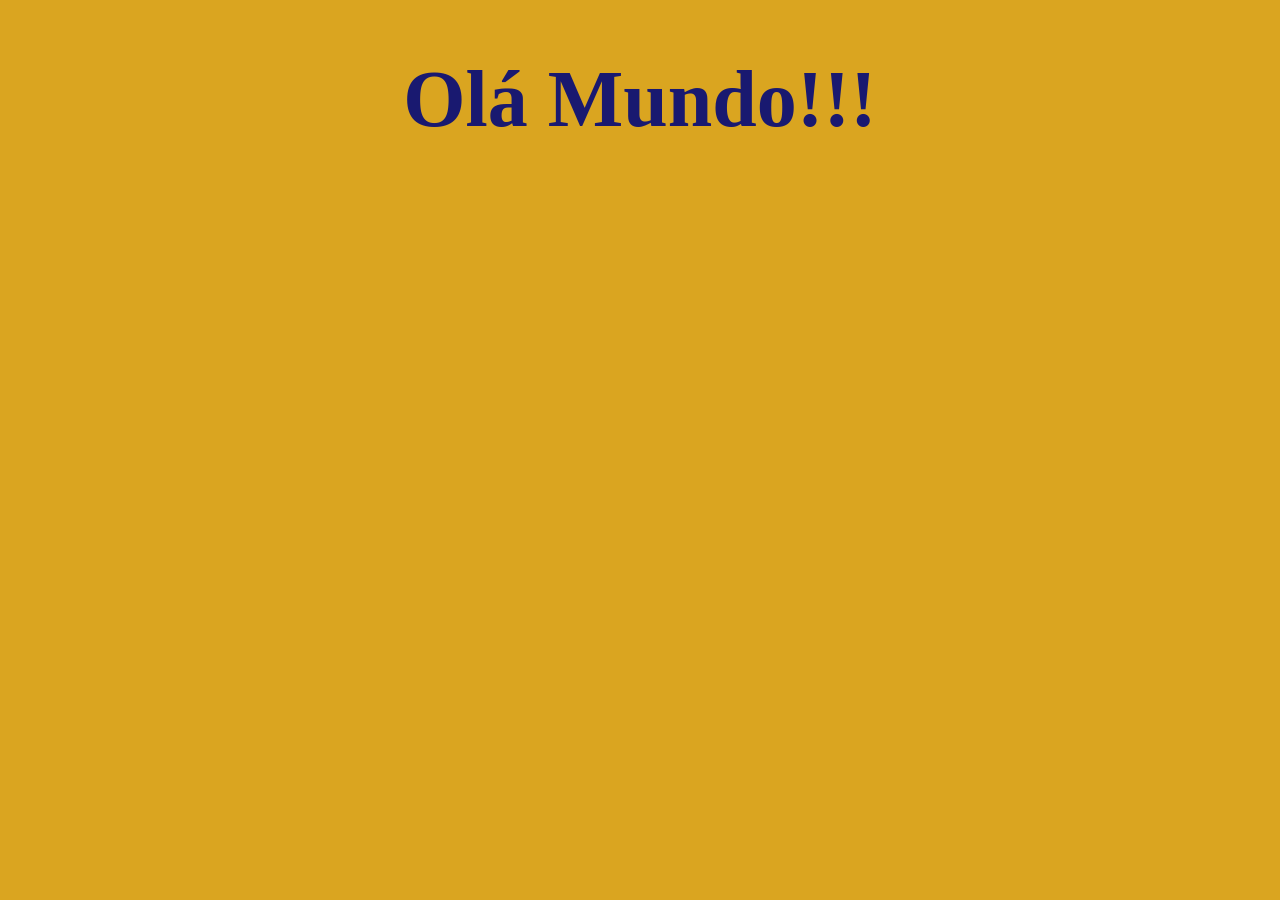
<file: exercicios/ex001/index.html>
<!DOCTYPE html>
<html lang="pt_br">
<head>
    <meta charset="UTF-8">
    <meta name="viewport" content="width=device-width, initial-scale=1.0">
    <title>Document</title>
    <style>
        body {
            background-color: goldenrod;
        }
        h1 {
            font-size: 5em;
            color: midnightblue;
            text-align: center;
        }
      
    </style>
</head>
<body>
    <h1>
        Olá Mundo!!!
    </h1>
    
</body>
</html>
</file>
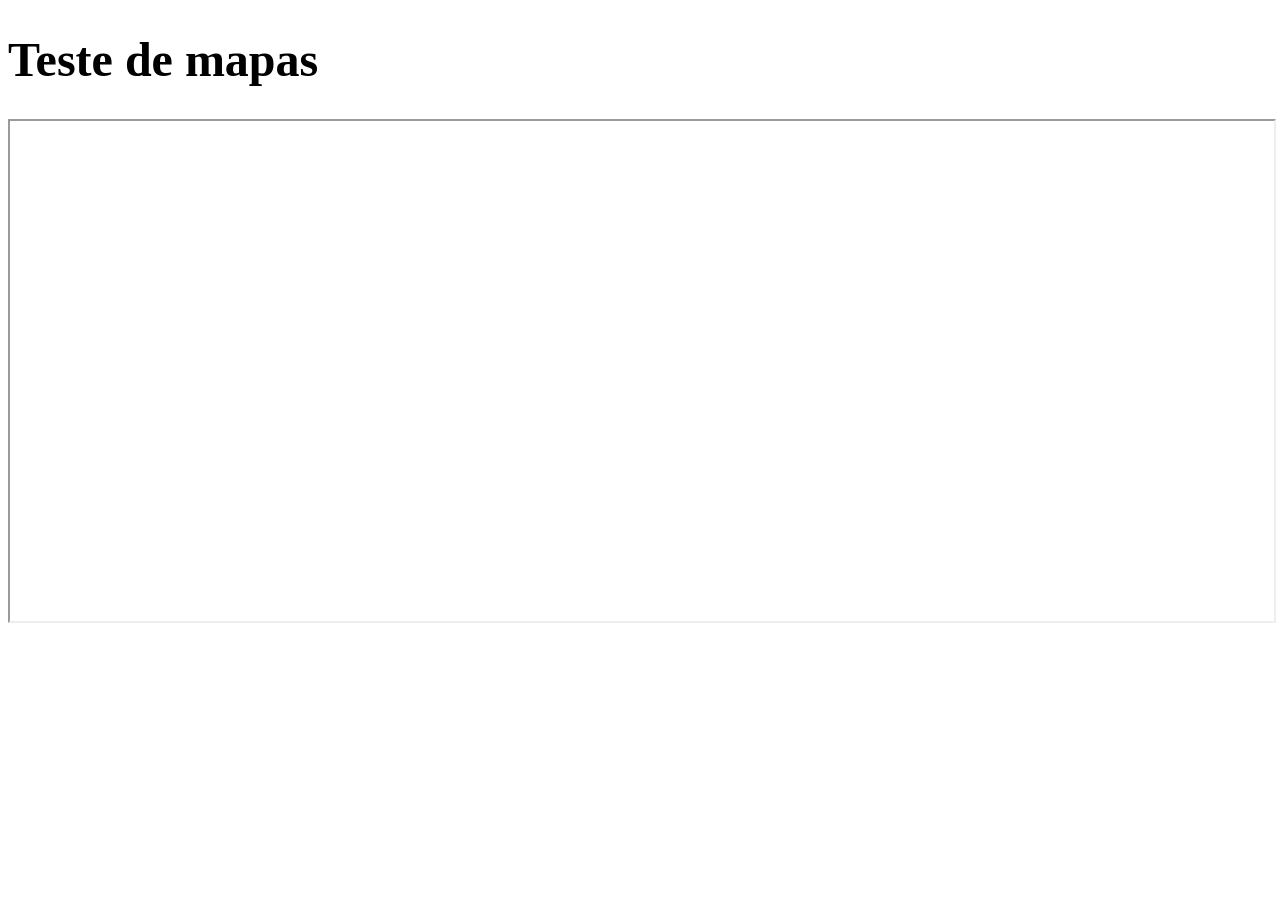
<file: exercicios/iframe01/index.html>
<!DOCTYPE html>
<html lang="pt-br">
<head>
    <meta charset="UTF-8">
    <meta name="viewport" content="width=device-width, initial-scale=1.0">
    <title>Iframe</title>
    <style>
        h1 {
            font-size: 3em;
        }
        iframe {
            width: 100%;

        }
    </style>
</head>
<body>
    <h1>Teste de mapas</h1>
    <iframe src="https://www.google.com/maps/embed?pb=!1m18!1m12!1m3!1d60189.17049168209!2d-42.55927971691661!3d-19.463189985719822!2m3!1f0!2f0!3f0!3m2!1i1024!2i768!4f13.1!3m3!1m2!1s0xafffe7a9289aff%3A0x8f04aebcd0ce11f4!2sIpatinga%2C%20MG!5e0!3m2!1spt-BR!2sbr!4v1719360344490!5m2!1spt-BR!2sbr" width="600" height="500" style="border:1;" frameborder="1" allowfullscreen="" loading="lazy" sandbox="allow-scripts" referrerpolicy="no-referrer"></iframe>
</body>
</html>
</file>
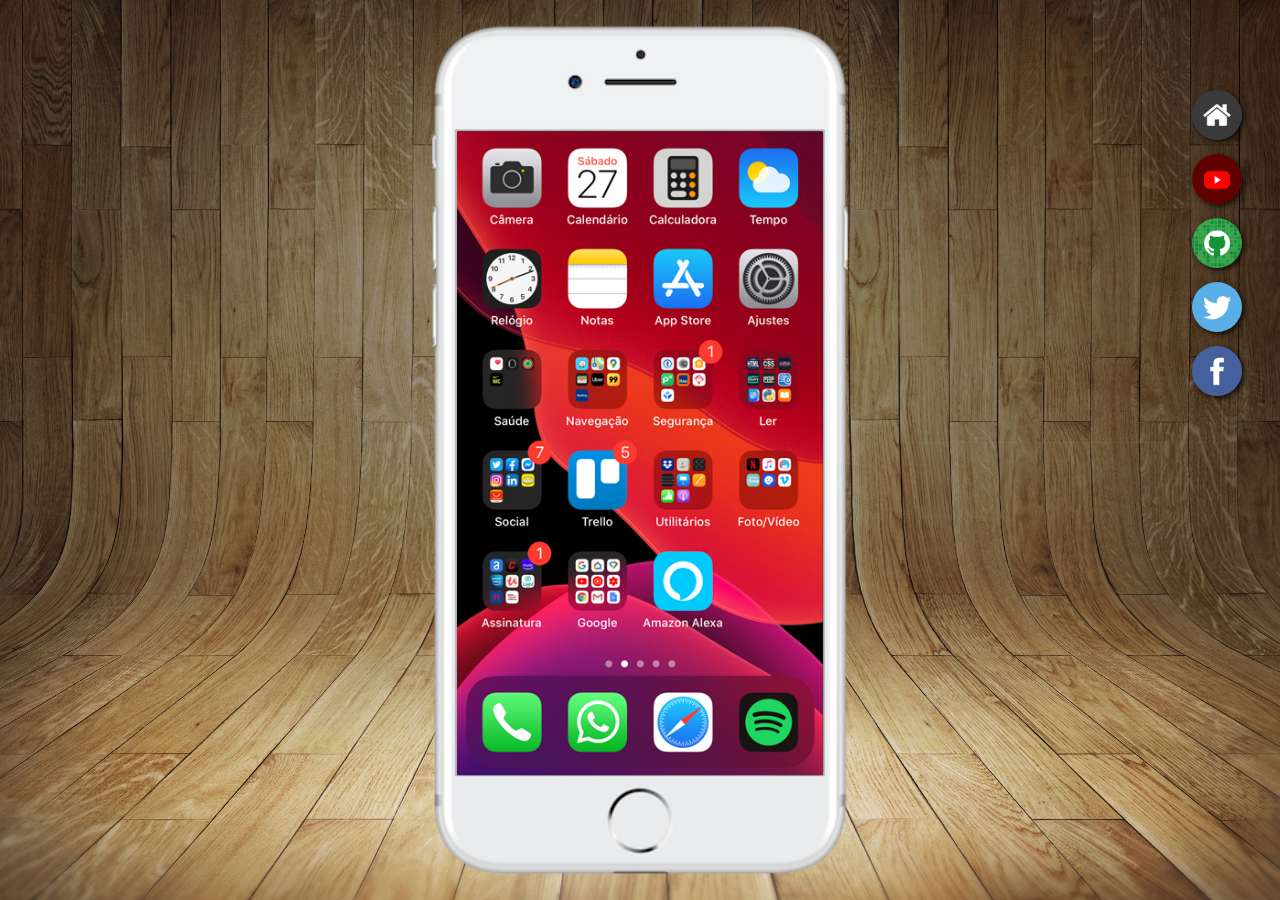
<file: projetos/desafio 13/index.html>
<!DOCTYPE html>
<html lang="pt-br">
<head>
    <meta charset="UTF-8">
    <meta name="viewport" content="width=device-width, initial-scale=1.0">
    <title>Desafio 13</title>
    <link rel="shortcut icon" href="favicon.ico" type="image/x-icon">
    <link rel="stylesheet" href="estilos/style.css">
</head>
<body>
    <main>
        <section id="social">
            <a href="home.html" target="iphone"><img src="imagens/logo-home.jpg" alt=""></a>
            <a href="youtube.html" target="iphone"><img src="imagens/logo-youtube.jpg" alt=""></a>
            <a href="github.html" target="iphone"><img src="imagens/logo-github.jpg" alt=""></a>
            <a href="twitter.html" target="iphone"><img src="imagens/logo-twitter.jpg" alt=""></a>
            <a href="facebook.html" target="iphone"><img src="imagens/logo-facebook.jpg" alt=""></a>
        </section>
        <section id="iphone">
            <img src="imagens/frame-iphone.png" alt="iphone">
            <iframe  name="iphone" src="home.html" frameborder="0"></iframe>
        </section>
    </main>
</body>
</html>
</file>
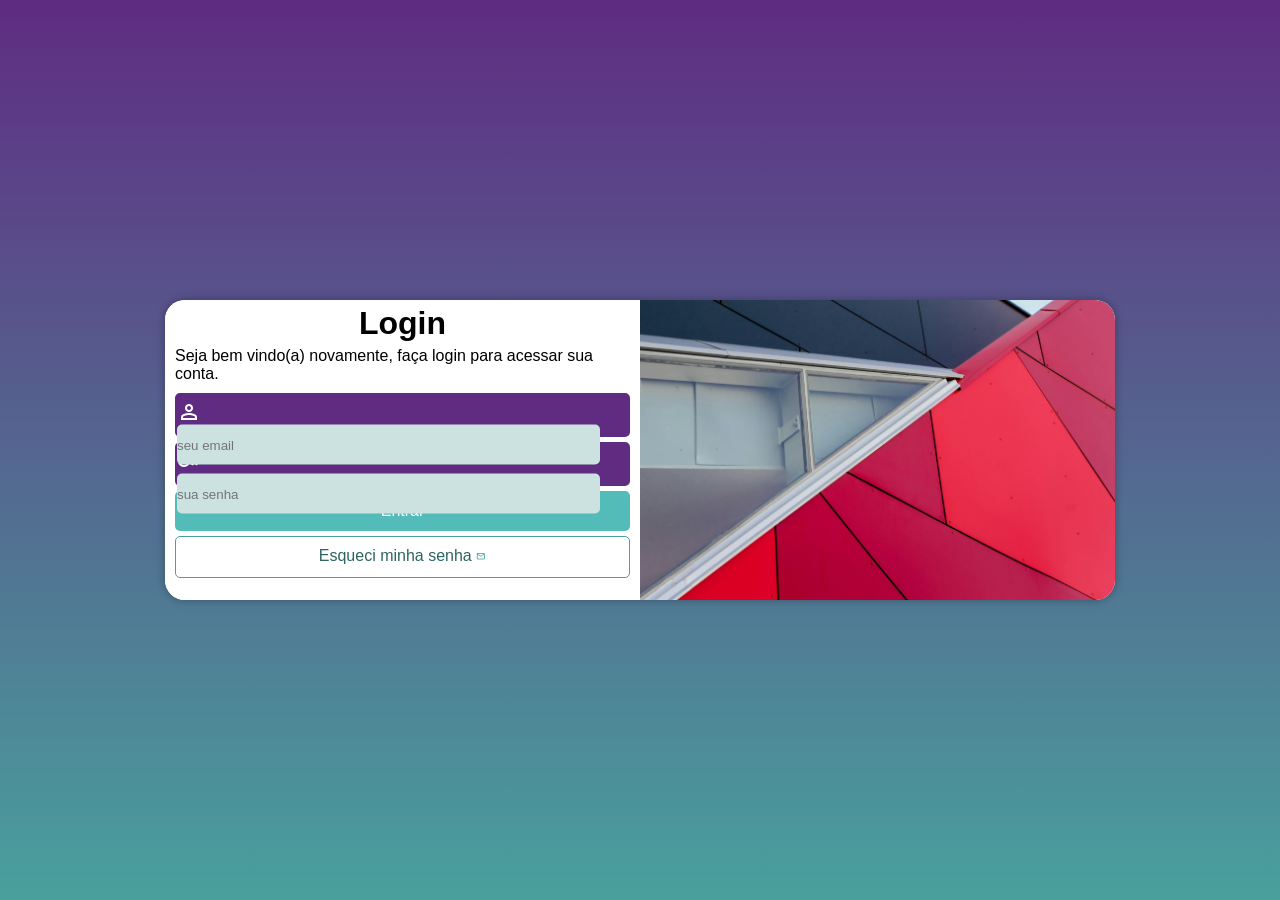
<file: projetos/Login/index.html>
<!DOCTYPE html>
<html lang="pt-br">
<head>
    <meta charset="UTF-8">
    <meta name="viewport" content="width=device-width, initial-scale=1.0">
    <title>Login</title>
    <link rel="stylesheet" href="estilos/style.css">
    <link rel="stylesheet" href="estilos/mquery.css">
    <link rel="stylesheet" href="https://fonts.googleapis.com/css2?family=Material+Symbols+Outlined:opsz,wght,FILL,GRAD@20..48,100..700,0..1,-50..200"/>
</head>
<body>
    <main>
        <section id="login">
            <div id="img">
                
            </div>
            <div id="form">
                <h1>Login</h1>
                <p>
                    Seja bem vindo(a) novamente, faça login para acessar sua conta. 
                </p>
                <form action="login.php" method="post" autocomplete="on">
                    <div class="form">
                        <label for="imail">
                            <span class="material-symbols-outlined">
                                person
                            </span>
                        </label>
                        <input name="email" id="imail" type="email" required autocomplete="email" minlength="11" placeholder="seu email">
                    </div>
                    <div class="form">
                        <label for="isenha">
                            <span class="material-symbols-outlined">
                                Key                         
                            </span>
                        </label>
                        <input type="password" required autocomplete="current-password" minlength="8" name="senha" id="isenha" placeholder="sua senha">
                    </div>
                    <input type="submit" value="Entrar">
                    <a href="#" class="ems">
                        <p style="display: inline;">
                            Esqueci minha senha
                            <span class="material-symbols-outlined" style="color: var(--verde); font-size: 0.6em">
                                mail
                            </span>
                        </p>
                    </a>
                </form>
            </div>
        </section>
    </main>
</body>
</html>
</file>
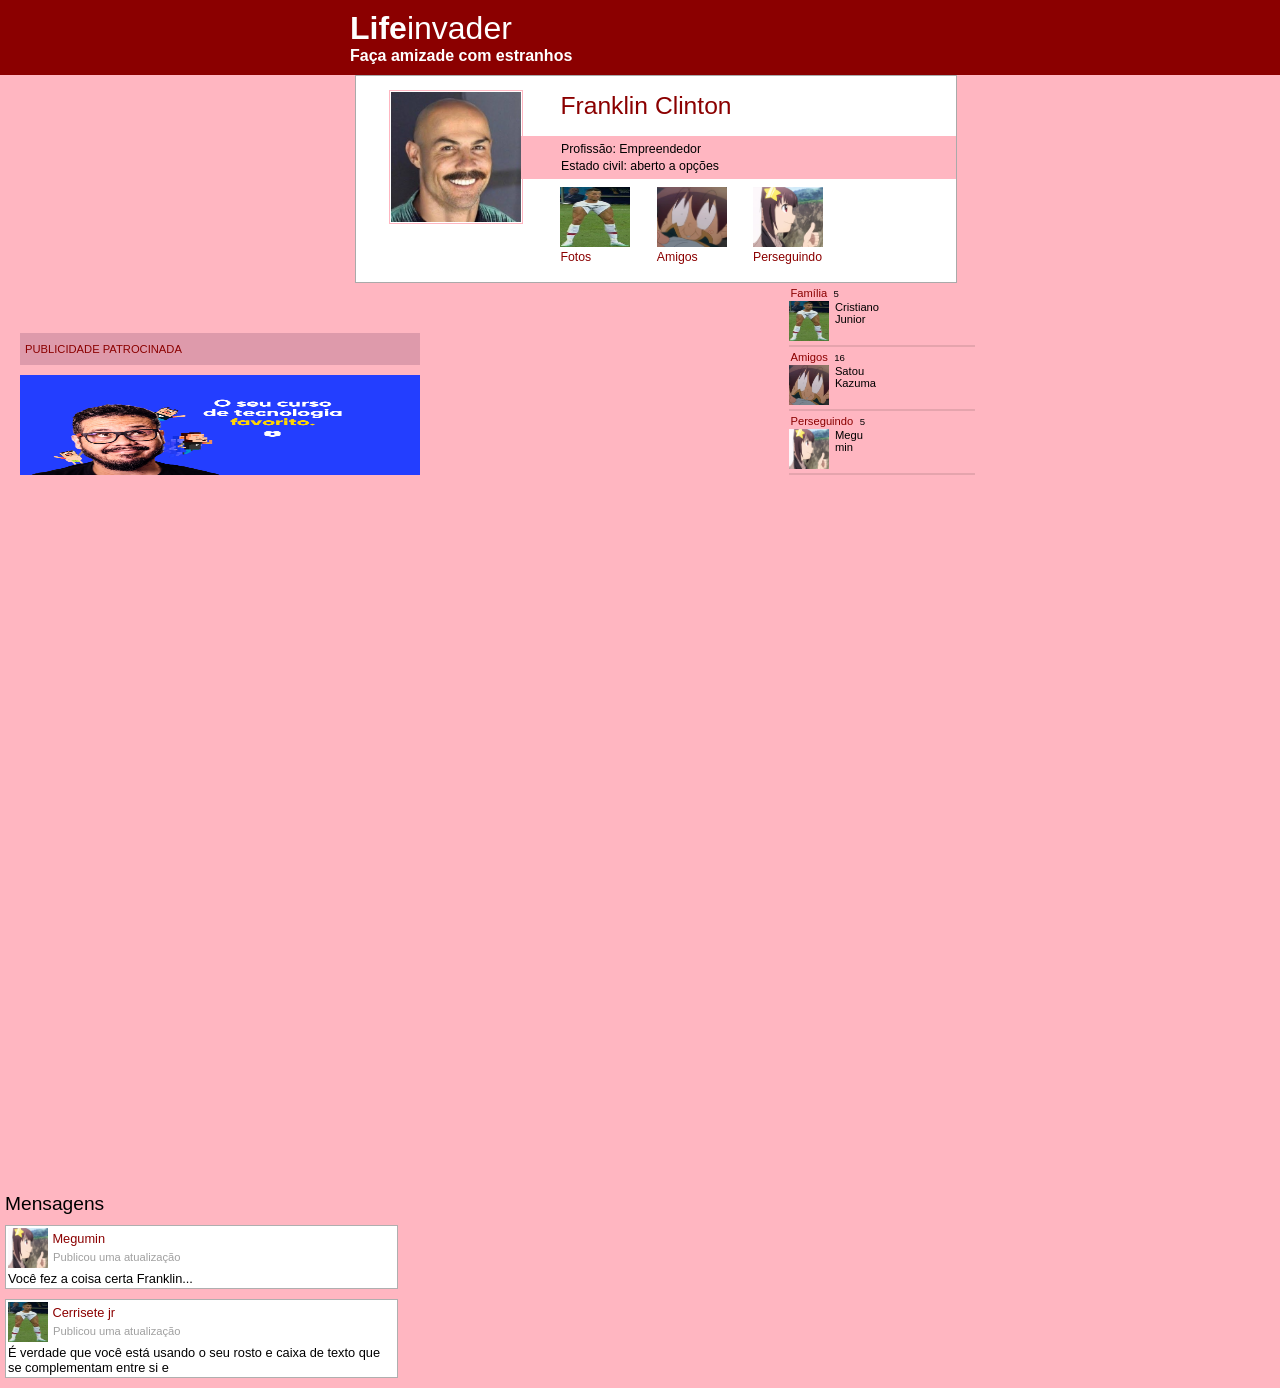
<file: Protótipos/Lifeinvader/index.html>
<!DOCTYPE html>
<html lang="pt-br">
<head>
    <meta charset="UTF-8">
    <meta name="viewport" content="width=device-width, initial-scale=1.0">
    <title>Lifeinvader</title>
    <link rel="stylesheet" href="style.css">
    <link rel="stylesheet" href="mquery.css">
</head>
<body>
    <header>
        <h1><span id="life">Life</span>invader</h1>
        <p>Faça amizade com estranhos</p>
    </header>
    <main>
        <section id="perfil">
            <div id="foto-perfil">
                <img src="imagens/cr7.jpg" alt="foto de perfil">
            </div>
            <div id="dados">
                <p id="nome-perfil">Franklin Clinton</p>    
                <br>        
                <span id="info">
                    <p>Profissão: Empreendedor </p>
                    <p>Estado civil: aberto a opções</p>
                </span>    
                <div id="social">
                    <div class="social">
                        <a href="#">
                            <img src="imagens/cr7b.jpg" alt="fotos de (usuario)">
                        </a>
                        <a href="#" style="">
                            <p>
                                Fotos
                            </p>
                        </a>
                    </div>
                    <div class="social">
                        <a href="amigos.html">
                            <img src="imagens/kazuma.jpg" alt="amigos">
                        <a href="amigos.html">
                            <p>
                                Amigos
                            </p>
                        </a>
                    </div>
                    <div class="social">
                        <a href="perseguidores.html" alt="user">
                            <img src="imagens/megu.png" alt="perseguindo">
                        <a href="perseguidores.html">
                            <p>
                                Perseguindo
                            </p>
                        </a>
                    </div>
                </div>           
            </div>
        </section>
        <section id="pub">
            <div class="pub">
                <p>PUBLICIDADE PATROCINADA</p>
                <a href="https://cursoemvideo.com">
                    <img src="imagens/cev-landscape.jpg" alt="publicidade">
                </a>
            </div>
            
        </section>
        <section id="ciclo-social">
            <div class="ciclo-social">
                <a href="#"> 
                    <p>
                        Família 
                    </p>
                </a>
                <p>5</p>
                <br>
                <a href="cr7jr.html">
                    <img src="imagens/cr7b.jpg" alt="">
                    <p style="vertical-align: top; color: black;">Cristiano <br> Junior</p>
                </a>
                <hr>
            </div>
            <div class="ciclo-social">
                <a href="#">
                    <p>Amigos</p>
                </a>
                <p>16</p>
                <br>
                <a href="#">
                    <img src="imagens/kazuma.jpg" alt="">
                    <p style="vertical-align: top; color: black">Satou <br> Kazuma</p>
                </a>
                <hr>
            </div>
            <div class="ciclo-social">
                <a href="#">
                    <p>Perseguindo</p>
                </a>
                <p>5</p>
                <br>
                <a href="#">
                    <img src="imagens/megu.png" alt="">
                    <p style="vertical-align: top; color: black">Megu <br> min</p>
                </a>
                <hr>
            </div>
        </section>
        <section id="msg">
            <h2>Mensagens</h2>
            <div class="msg">
                <div class="cmt-id">
                    <a href="#">
                        <img src="imagens/megu.png" alt="">
                    </a>
                    <a href="#">
                        <p>Megumin</p>
                    </a>
                   
                    <p class="act">
                        Publicou uma atualização
                    </p>
                </div>
                <p class="cmt">
                    Você fez a coisa certa Franklin... 
                </p>
            </div>
           <div class="msg">
               <div class="cmt-id">
                   <a href="#">
                       <img src="imagens/cr7b.jpg" alt="foto de perfil">
                   </a>
                   <a href="#">
                       <p>Cerrisete jr</p>
                   </a>
                   <p class="act">
                       Publicou uma atualização
                   </p>
               </div>
               <p class="cmt">
                   É verdade que você está usando o seu rosto e caixa de texto que se complementam entre si e 
               </p>
           </div>
        </section>
    </main>
</body>
</html>
</file>
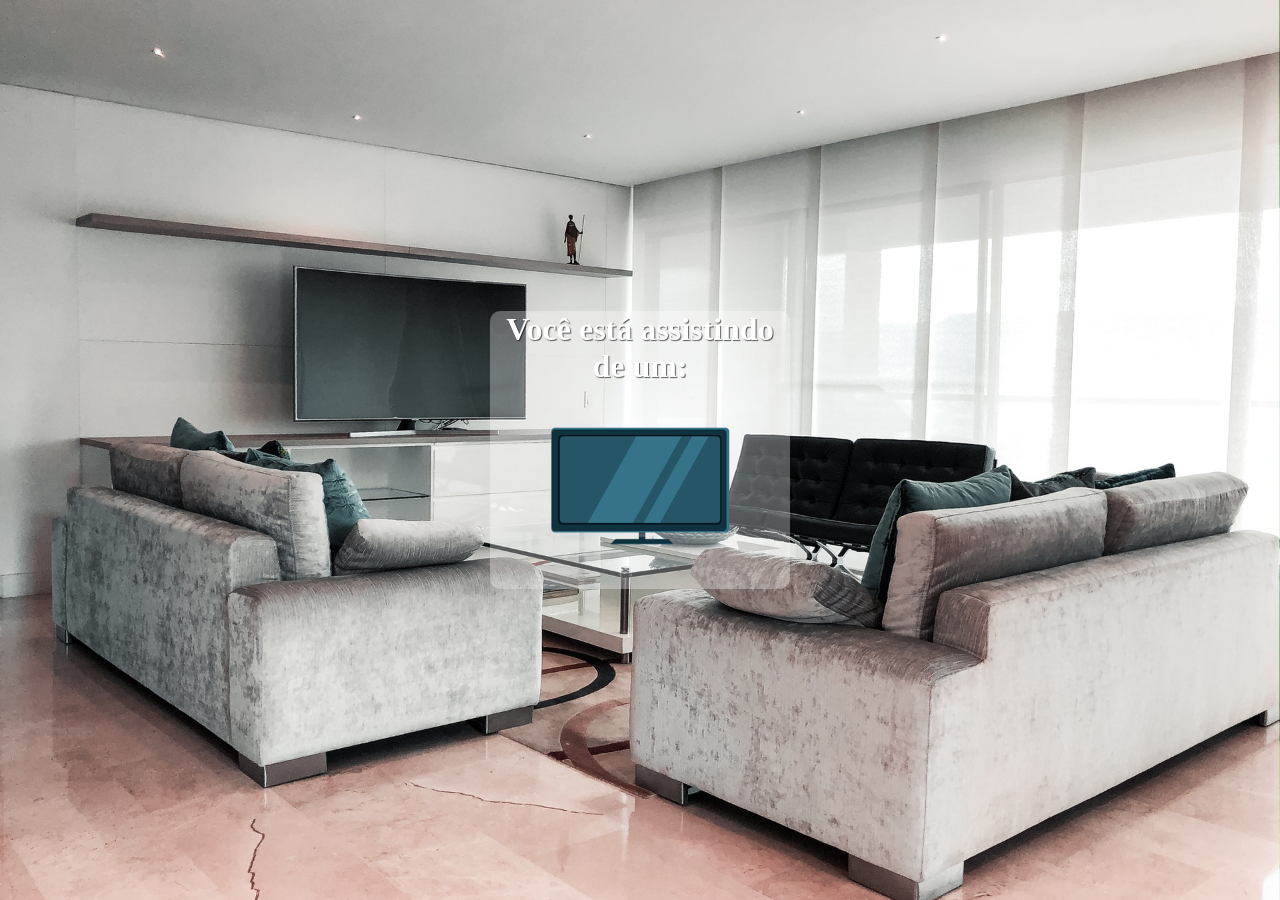
<file: exercicios/Media Query/02/index.html>
<!DOCTYPE html>
<html lang="pt-br">
<head>
    <meta charset="UTF-8">
    <meta name="viewport" content="width=device-width, initial-scale=1.0">
    <link rel="stylesheet" href="all.css" media="all">
    <link rel="stylesheet" href="mq.css">
    <link rel="stylesheet" href="print.css" media="print">
    <title>Ex02</title>
</head>
<body>
    <main>
        <h1>Você está assistindo de um:</h1>
        <img id="phone" src="../imagens/icon-phone.png" alt="celular">
        <img id="tab" src="../imagens/icon-tablet.png" alt="tablet">
        <img id="pc" src="../imagens/icon-pc.png" alt="pc">
        <img id="tv" src="../imagens/icon-tv.png" alt="tv">
        <img id="print" src="../imagens/icon-print.png" alt="impressora">
    </main>
</body>
</html>
</file>
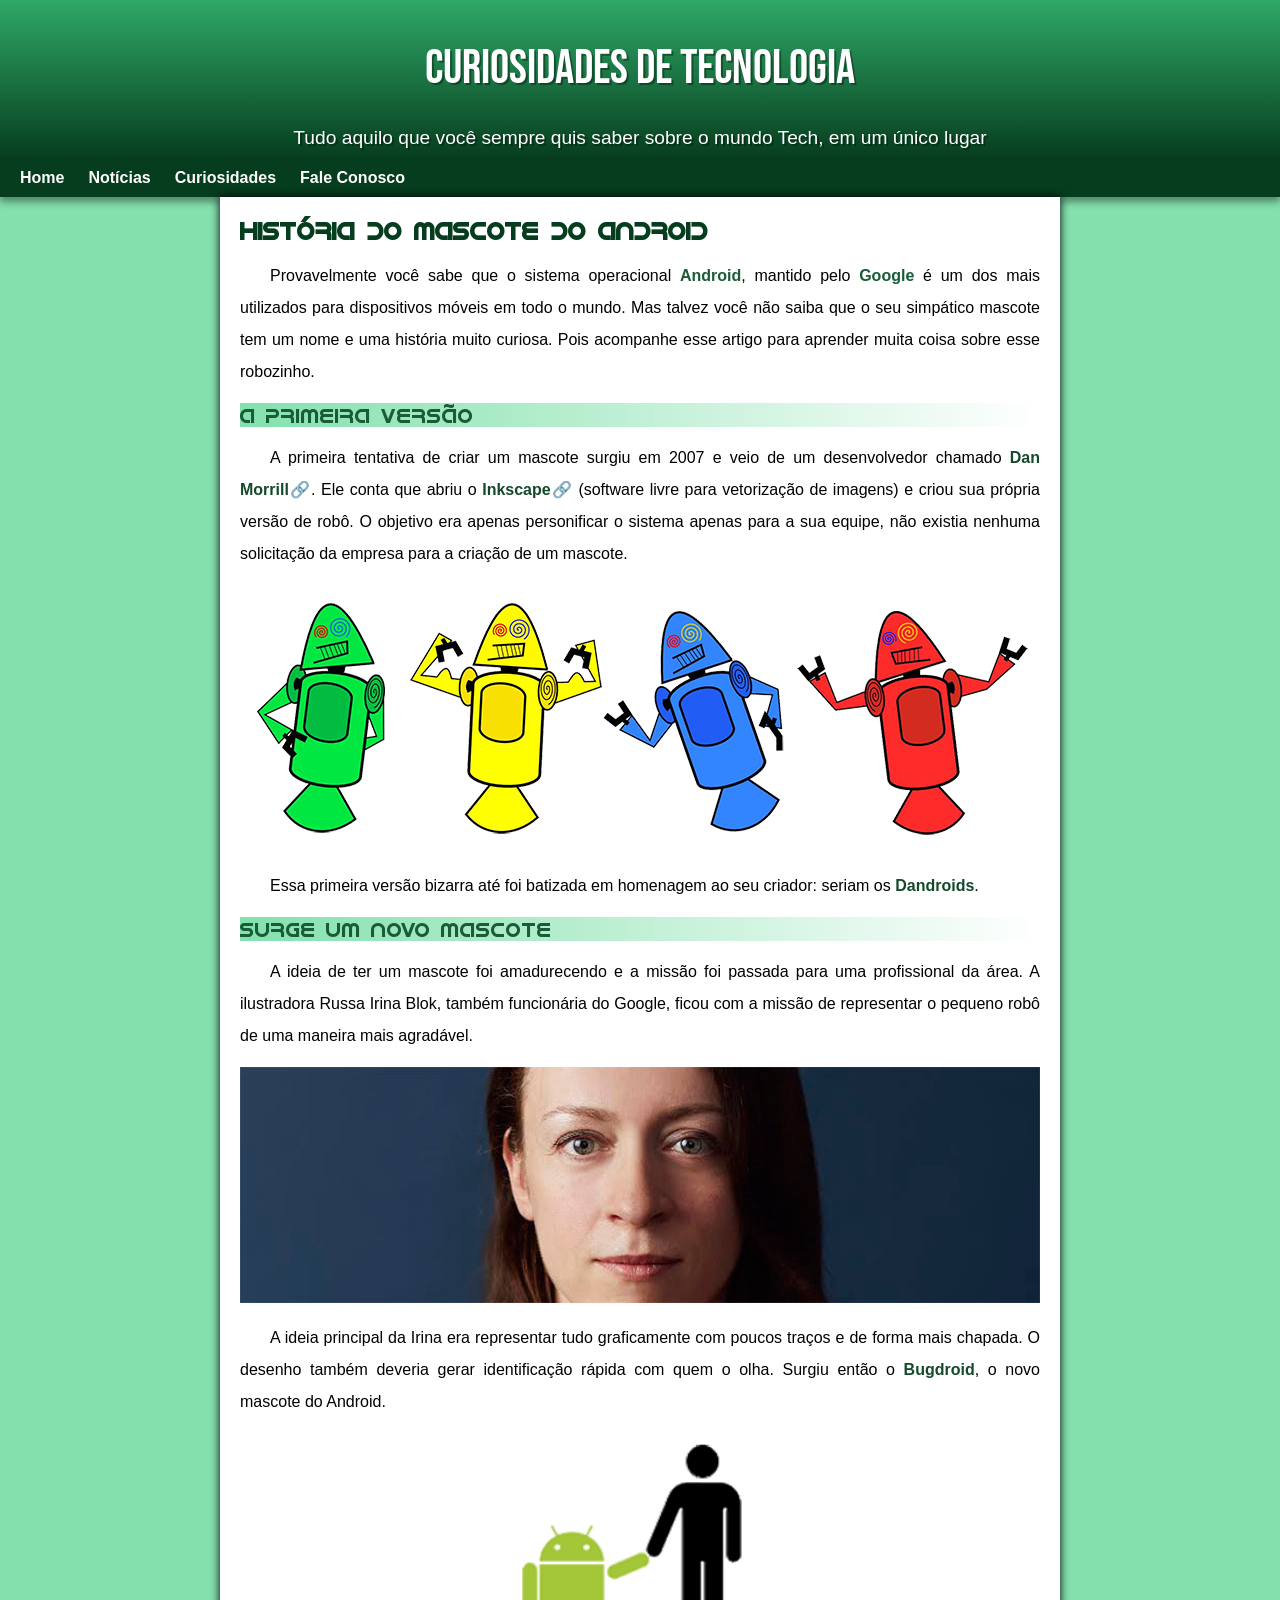
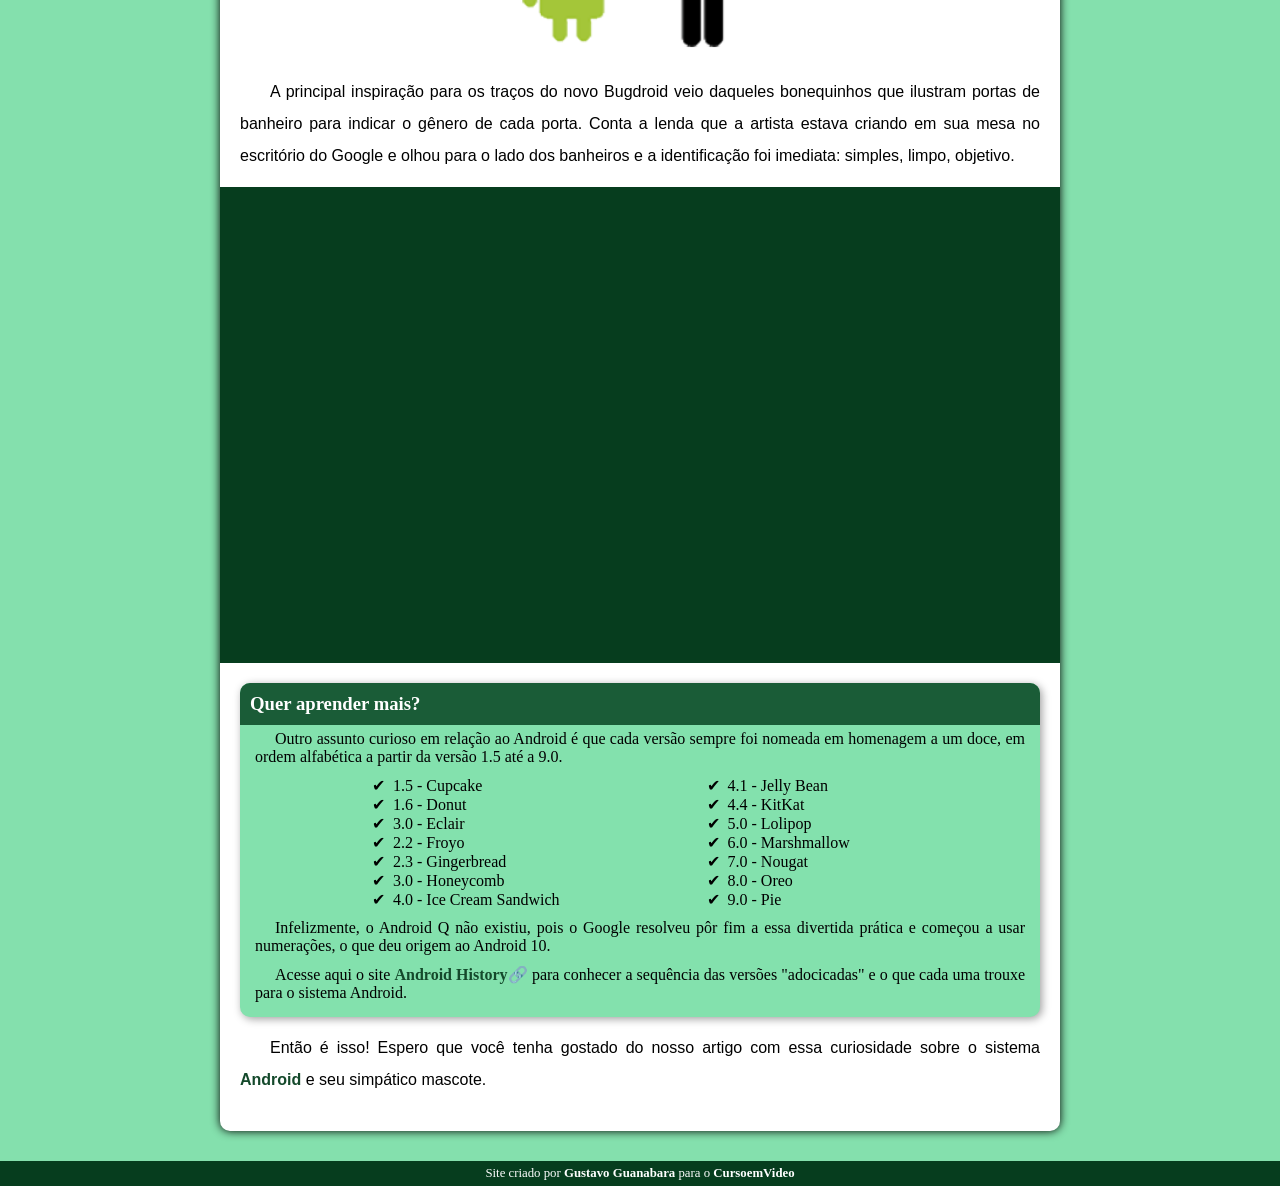
<file: projetos/Android/Android.html>
<!DOCTYPE html>
<html lang="pt-br">
<head>
    <meta charset="UTF-8">
    <meta name="viewport" content="width=device-width, initial-scale=1.0">
    <title>Projeto android</title>
    <link rel="shortcut icon" href="favicon.ico" type="image/x-icon">
    <link rel="stylesheet" href="Android.css">
</head>
<body>
    <header>
        <h1>CURIOSIDADES DE TECNOLOGIA</h1>
        <p>Tudo aquilo que você sempre quis saber sobre o mundo Tech, em um único lugar 
        </p>
    </header>
    <nav>
        <a href="https://youtube.com" target="_blank">Home</a>
        <a href="https://github.com" target="_blank32">Notícias</a>
        <a href="#" target="_blank">Curiosidades</a>
        <a href="#" target="_blank">Fale Conosco</a>
    </nav>
    <main>
        <article>
            <h1>
                História do mascote do Android
            </h1>
            <p>
                Provavelmente você sabe que o sistema operacional <strong>Android</strong>, mantido pelo <strong>Google</strong> é um dos mais utilizados para dispositivos móveis em todo o mundo. Mas talvez você não saiba que o seu simpático mascote tem um nome e uma história muito curiosa. Pois acompanhe esse artigo para aprender muita coisa sobre esse robozinho.
                </p>
            <h2>
                A primeira versão
            </h2>
            <p class="external">A primeira tentativa de criar um mascote surgiu em 2007 e veio de um desenvolvedor chamado <a class="link" href="#" rel="external">Dan Morrill</a>. Ele conta que abriu o <a class="link" href="#" rel="external">Inkscape</a> (software livre para vetorização de imagens) e criou sua própria versão de robô. O objetivo era apenas personificar o sistema apenas para a sua equipe, não existia nenhuma solicitação da empresa para a criação de um mascote. </p>
            <picture>
                <source media="(max-width: 400px)" srcset="imagens/dan-droids-pq.png" type="image/png">
                <img src="imagens/dan-droids.png" alt="antigo mascote Android">
            </picture>
            <p>
                Essa primeira versão bizarra até foi batizada em homenagem ao seu criador: seriam os <a href="#" class="link">Dandroids</a>. 
           </p>
            <h2>
                Surge um novo mascote
            </h2>
            <p>
                A ideia de ter um mascote foi amadurecendo e a missão foi passada para uma profissional da área. A ilustradora Russa Irina Blok, também funcionária do Google, ficou com a missão de representar o pequeno robô de uma maneira mais agradável. 
            </p>
            <picture>
                <source media="(max-width: 1000px)" srcset="imagens/irina-blok-pq.jpg" type="image/jpeg">
                <img src="imagens/irina-blok.jpg" alt="Irina Blok">
            </picture>
            <p>
                 A ideia principal da Irina era representar tudo graficamente com poucos traços e de forma mais chapada. O desenho também deveria gerar identificação rápida com quem o olha. Surgiu então o <a href="#" class="link">Bugdroid</a>, o novo mascote do Android.
            </p>
            <img id="pq" src="imagens/bugdroid.png" alt="">
            <p>
                A principal inspiração para os traços do novo Bugdroid veio daqueles bonequinhos que ilustram portas de banheiro para indicar o gênero de cada porta. Conta a lenda que a artista estava criando em sua mesa no escritório do Google e olhou para o lado dos banheiros e a identificação foi imediata: simples, limpo, objetivo.
            </p>
            <div class="video">
                <iframe width="560" heigth="315" src="https://www.youtube.com/embed/l2UDgpLz20M?si=cjbx5wuuBnIQD2SG" title="YouTube video player" frameborder="0" allow="accelerometer; autoplay; clipboard-write; encrypted-media; gyroscope; picture-in-picture; web-share" referrerpolicy="strict-origin-when-cross-origin" allowfullscreen></iframe>
            </div>
            <aside>
                <h3>Quer aprender mais?</h3>
                <p>
                Outro assunto curioso em relação ao Android é que cada versão sempre foi nomeada em homenagem a um doce, em ordem alfabética a partir da versão 1.5 até a 9.0.
                </p>
                <ul>
                    <li>1.5 - <abbr title ="bolo de copo">Cupcake</abbr></li>
                    <li>1.6 - <abbr title="rosquinha">Donut</abbr></li>
                    <li>3.0 - <abbr title="bomba">Eclair</abbr></li>
                    <li>2.2 - <abbr title="Iorgute congelado">Froyo</abbr></li>
                    <li>2.3 - <abbr title="Biscoito de gengibre">Gingerbread</abbr></li>
                    <li>3.0 - <abbr title="favo de mel">Honeycomb</abbr></li>
                    <li>4.0 - <abbr title="sanduíche de sorvete">Ice Cream Sandwich</abbr></li>
                    <li>4.1 - <abbr title="Jujuba">Jelly Bean</abbr></li>
                    <li>4.4 - KitKat</li>
                    <li>5.0 - <abbr title="pirulito">Lolipop</abbr></li>
                    <li>6.0 - Marshmallow</li>
                    <li>7.0 - <abbr title="torrone">Nougat</abbr></li>
                    <li>8.0 - Oreo</li>
                    <li>9.0 - <abbr title="torta">Pie</abbr></li>
            </ul>
                <p>
                Infelizmente, o Android Q não existiu, pois o Google resolveu pôr fim a essa divertida prática e começou a usar numerações, o que deu origem ao Android 10.
                </p>
                <p class="external">
                Acesse aqui o site <a class="link" href="#" target="_blank" rel="external">Android History</a> para conhecer a sequência das versões "adocicadas" e o que cada uma trouxe para o sistema Android.
                </p>
            </aside>
            <p>
                Então é isso! Espero que você tenha gostado do nosso artigo com essa curiosidade sobre o sistema <a class="link" href="#">Android</a> e seu simpático mascote.
            </p>
        </article>
    </main>
    <footer>
        <p>
            Site criado por <a href="#" target="_self" rel="author">Gustavo Guanabara</a> para o <a href="youtube.com/cursoemvideo" target="_blank" rel="author">CursoemVideo</a>
        </p>
    </footer>
</body>
</html>
</file>
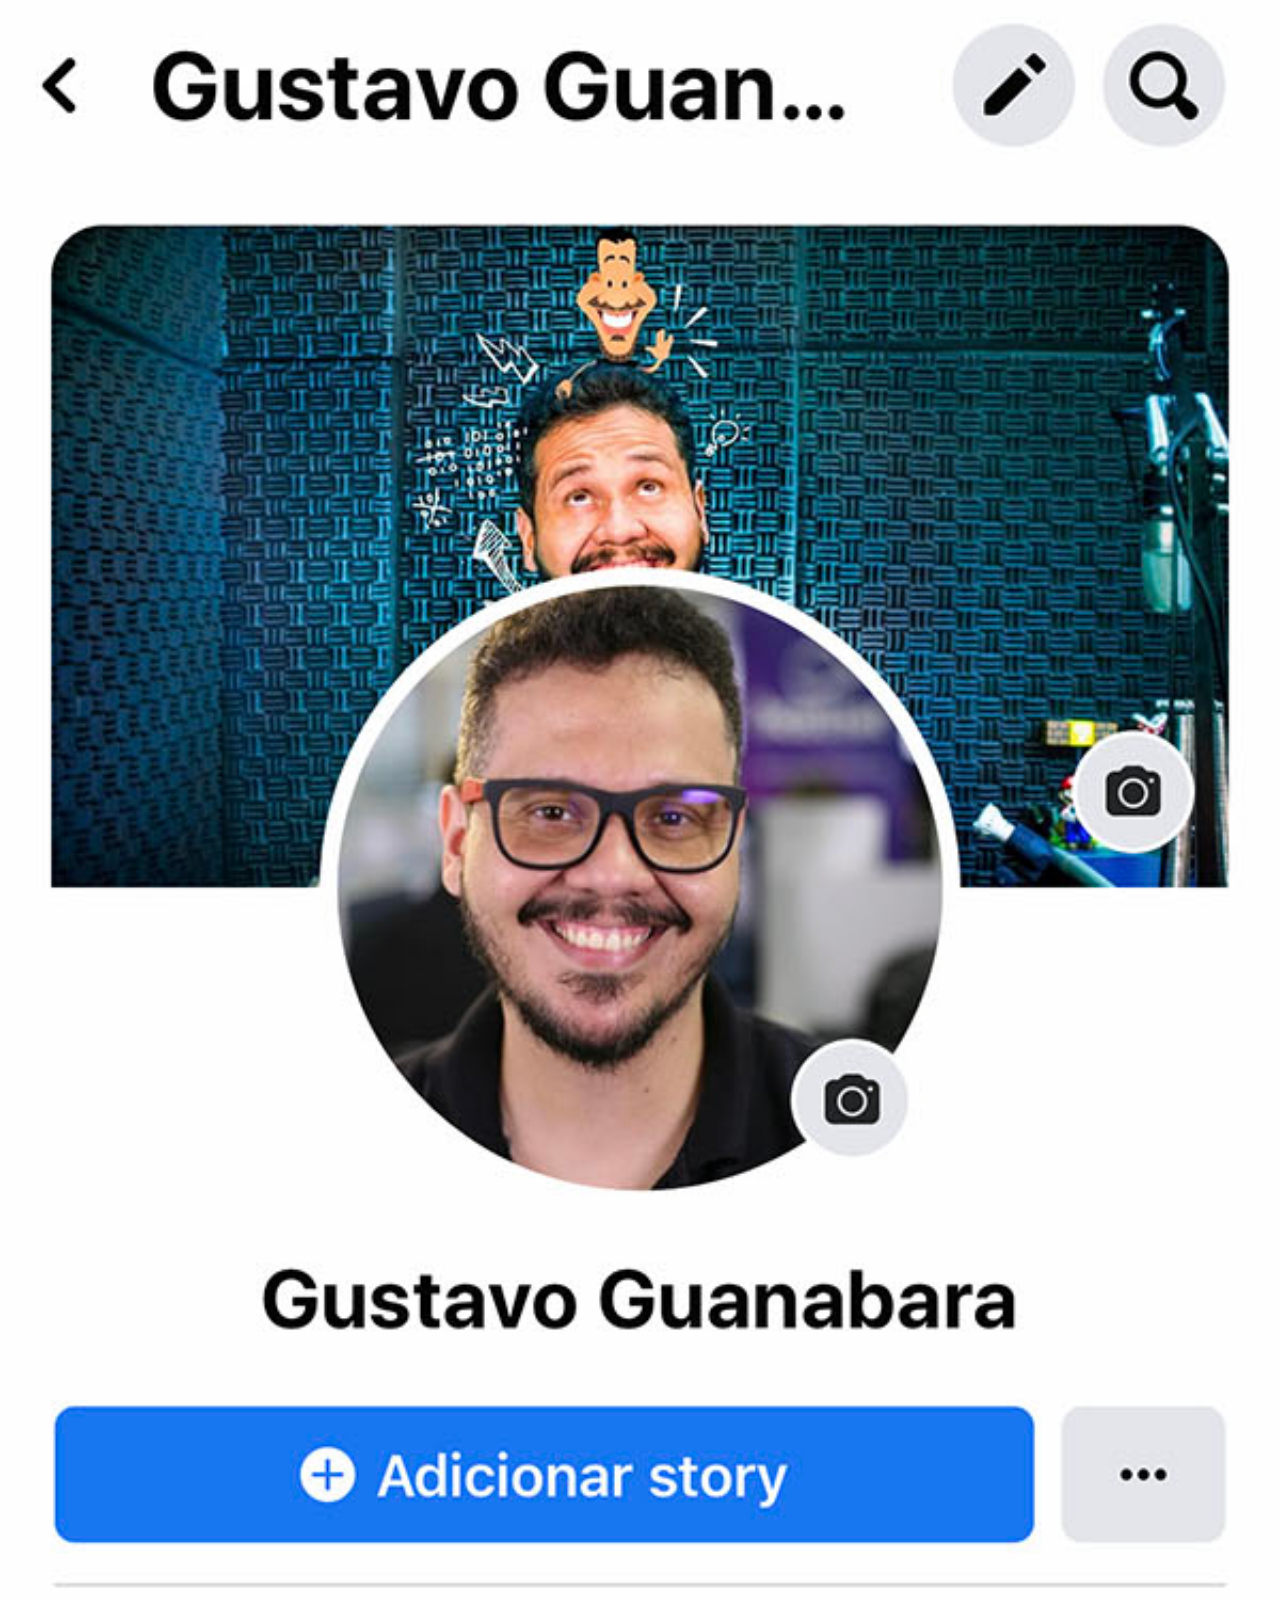
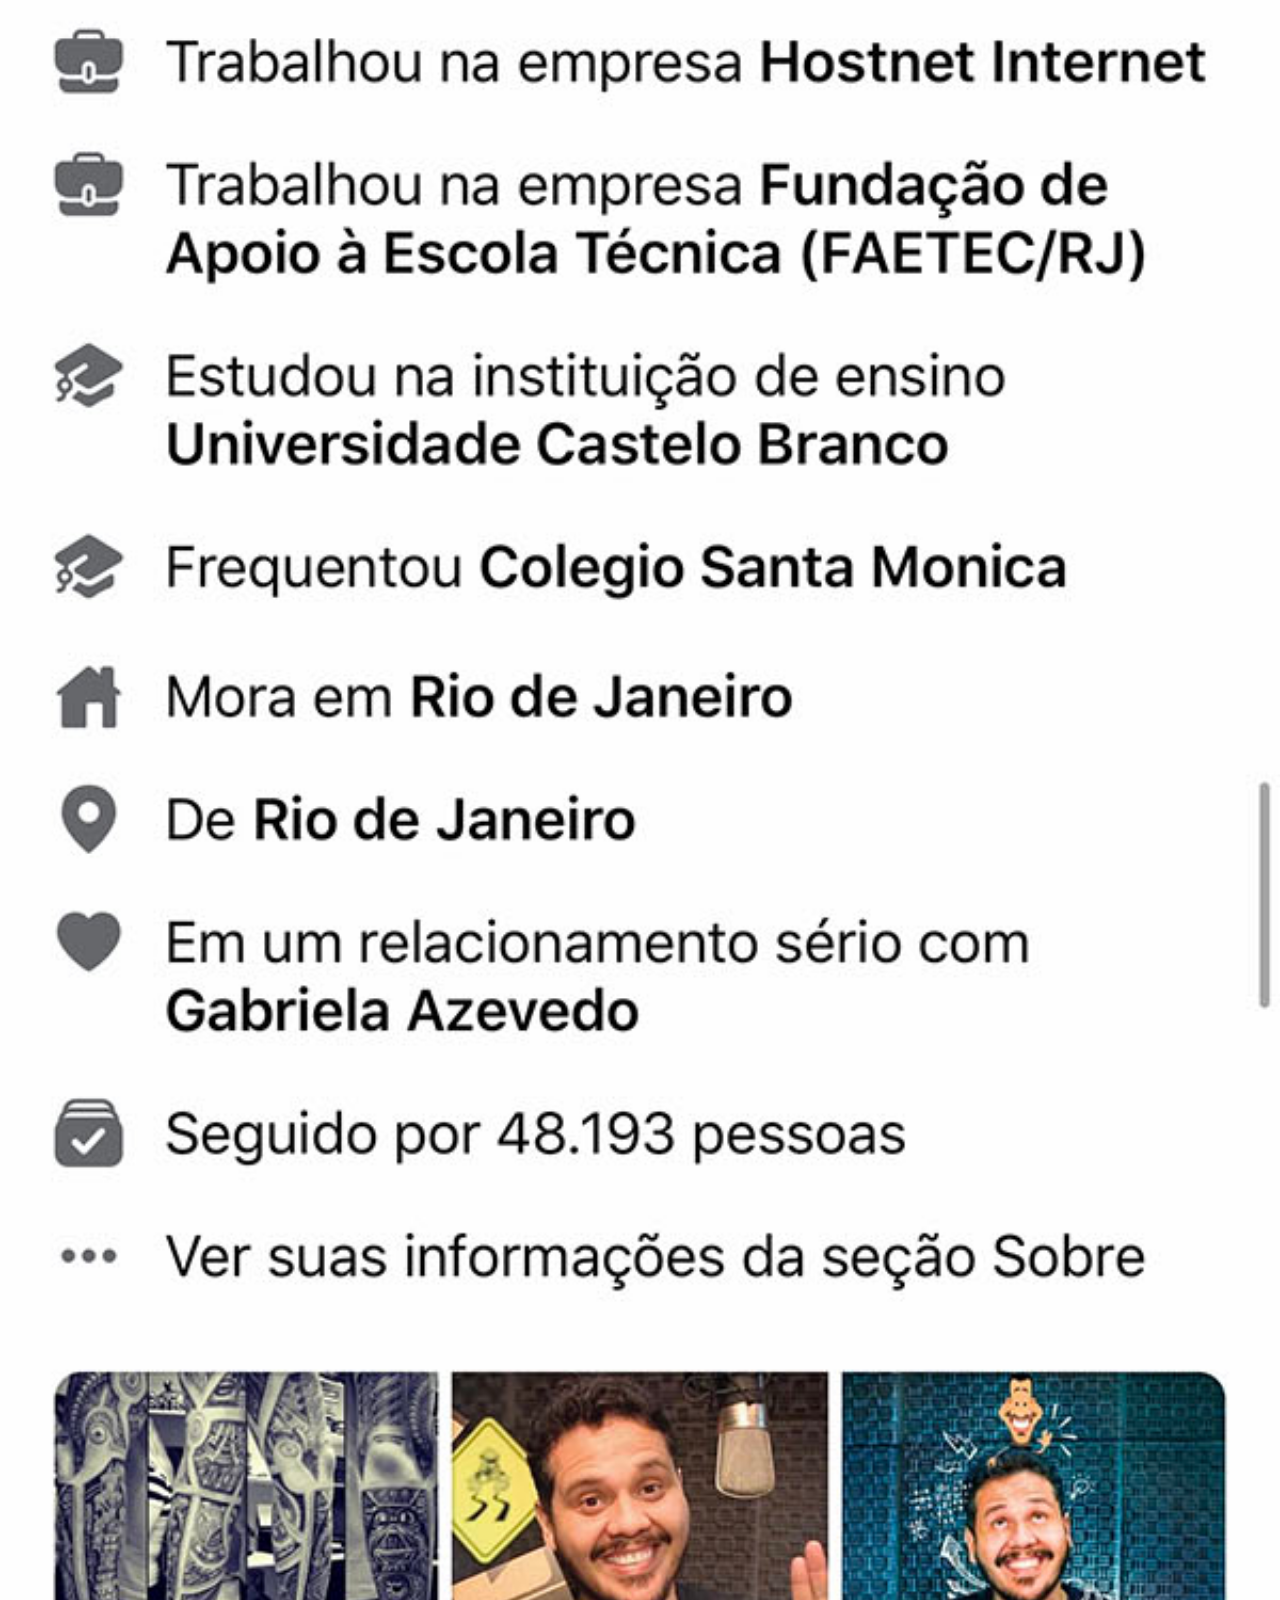
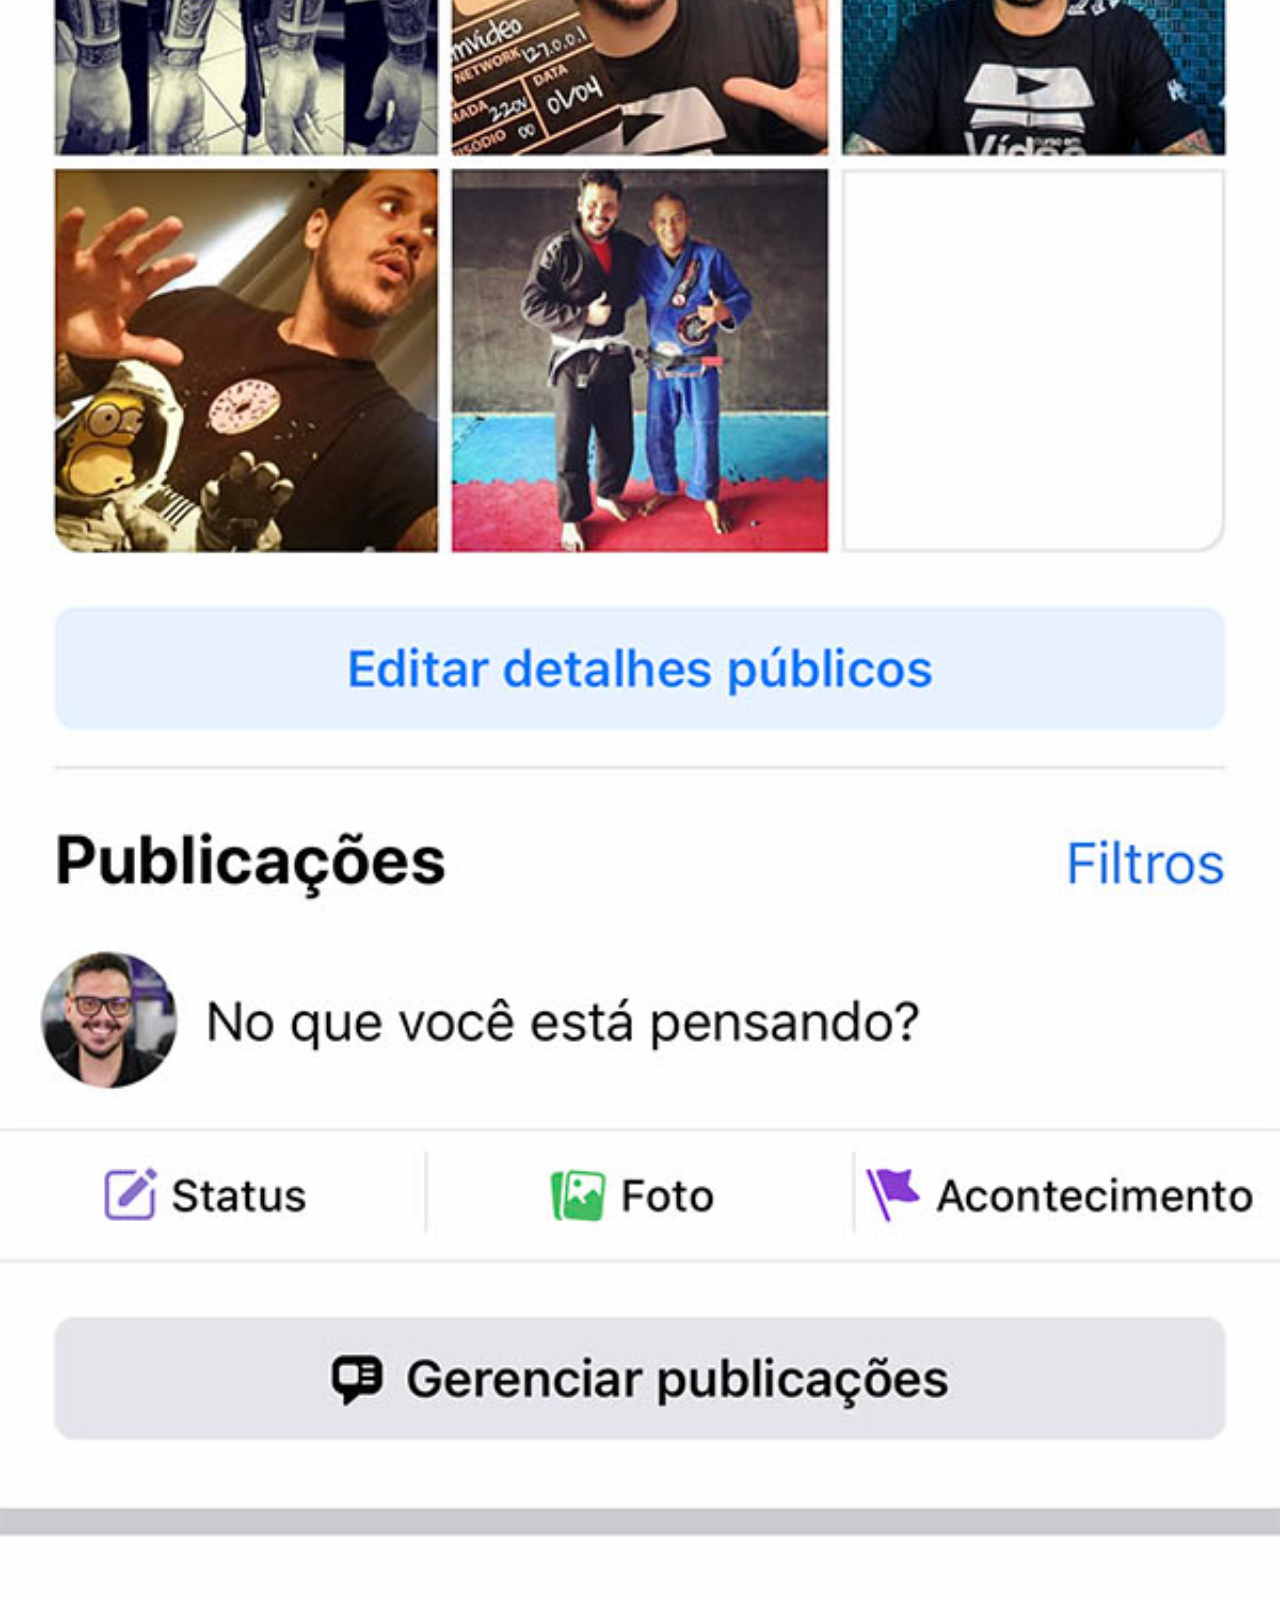
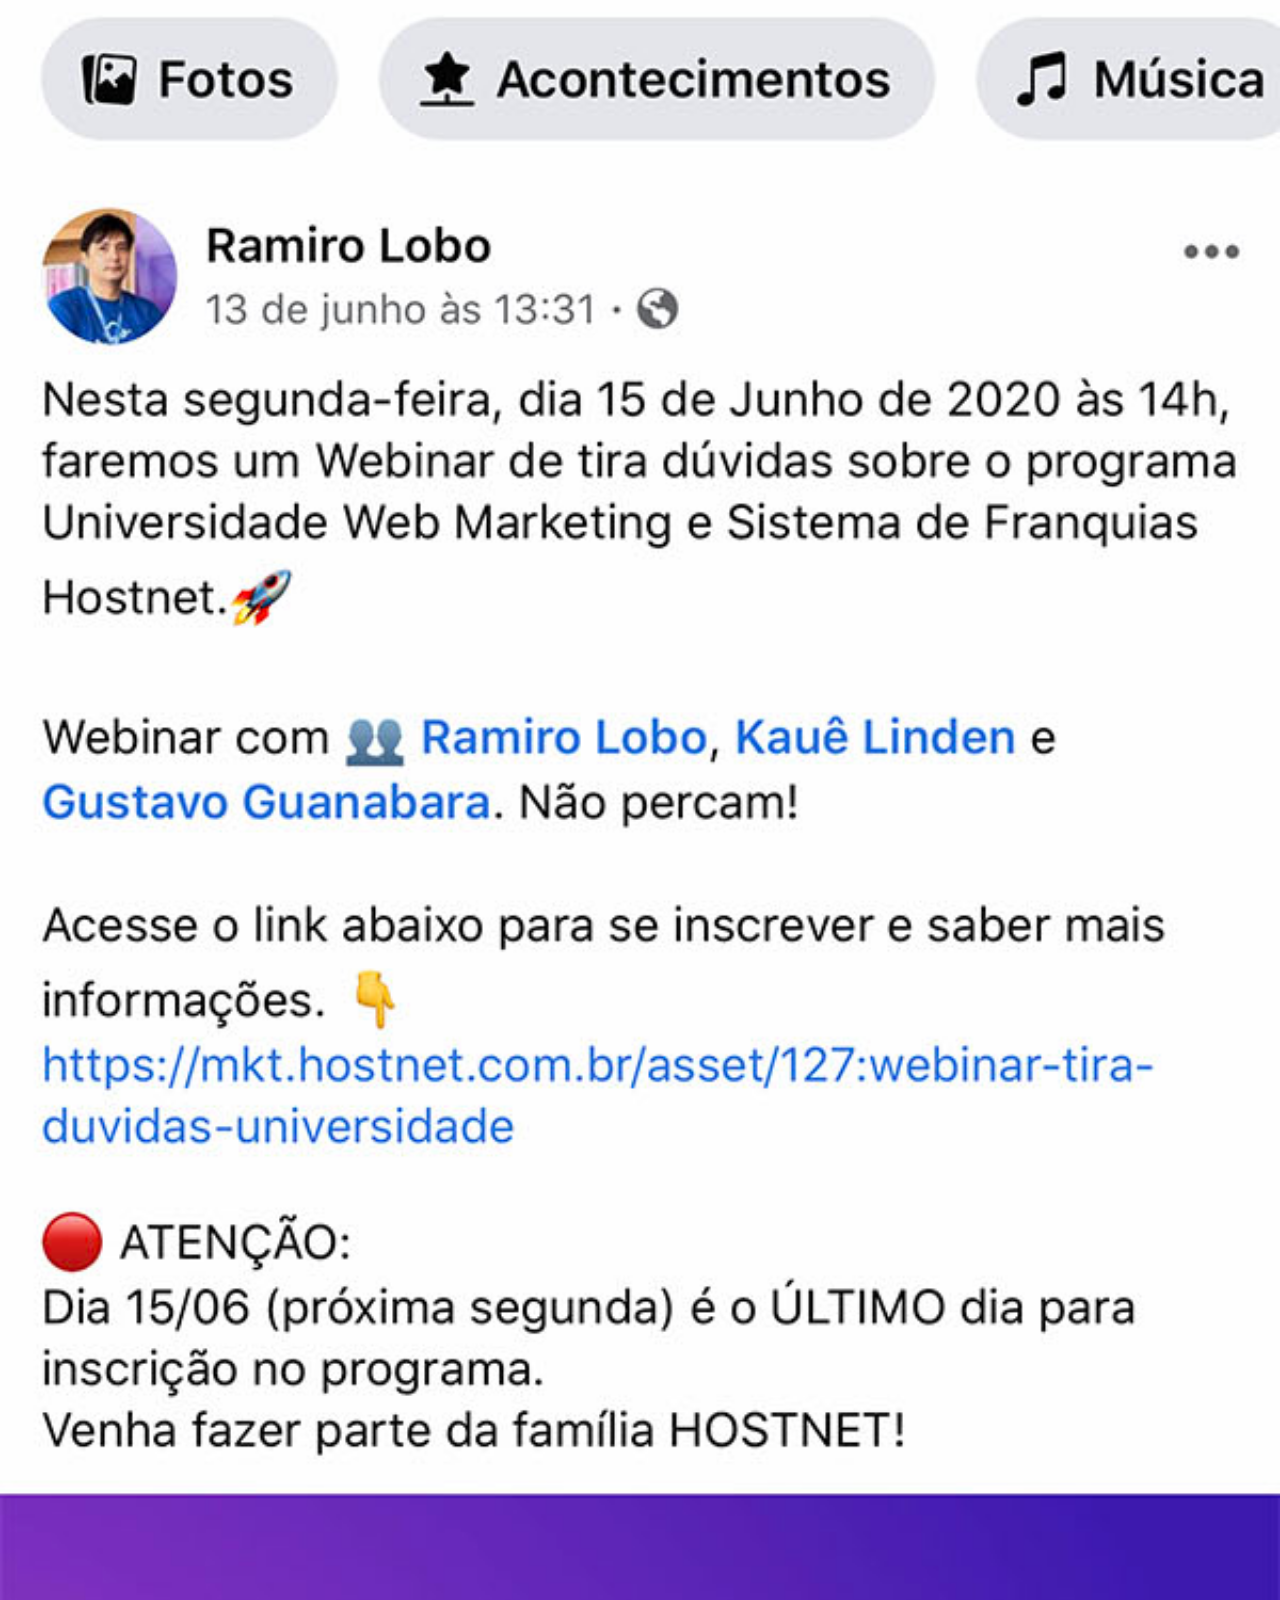
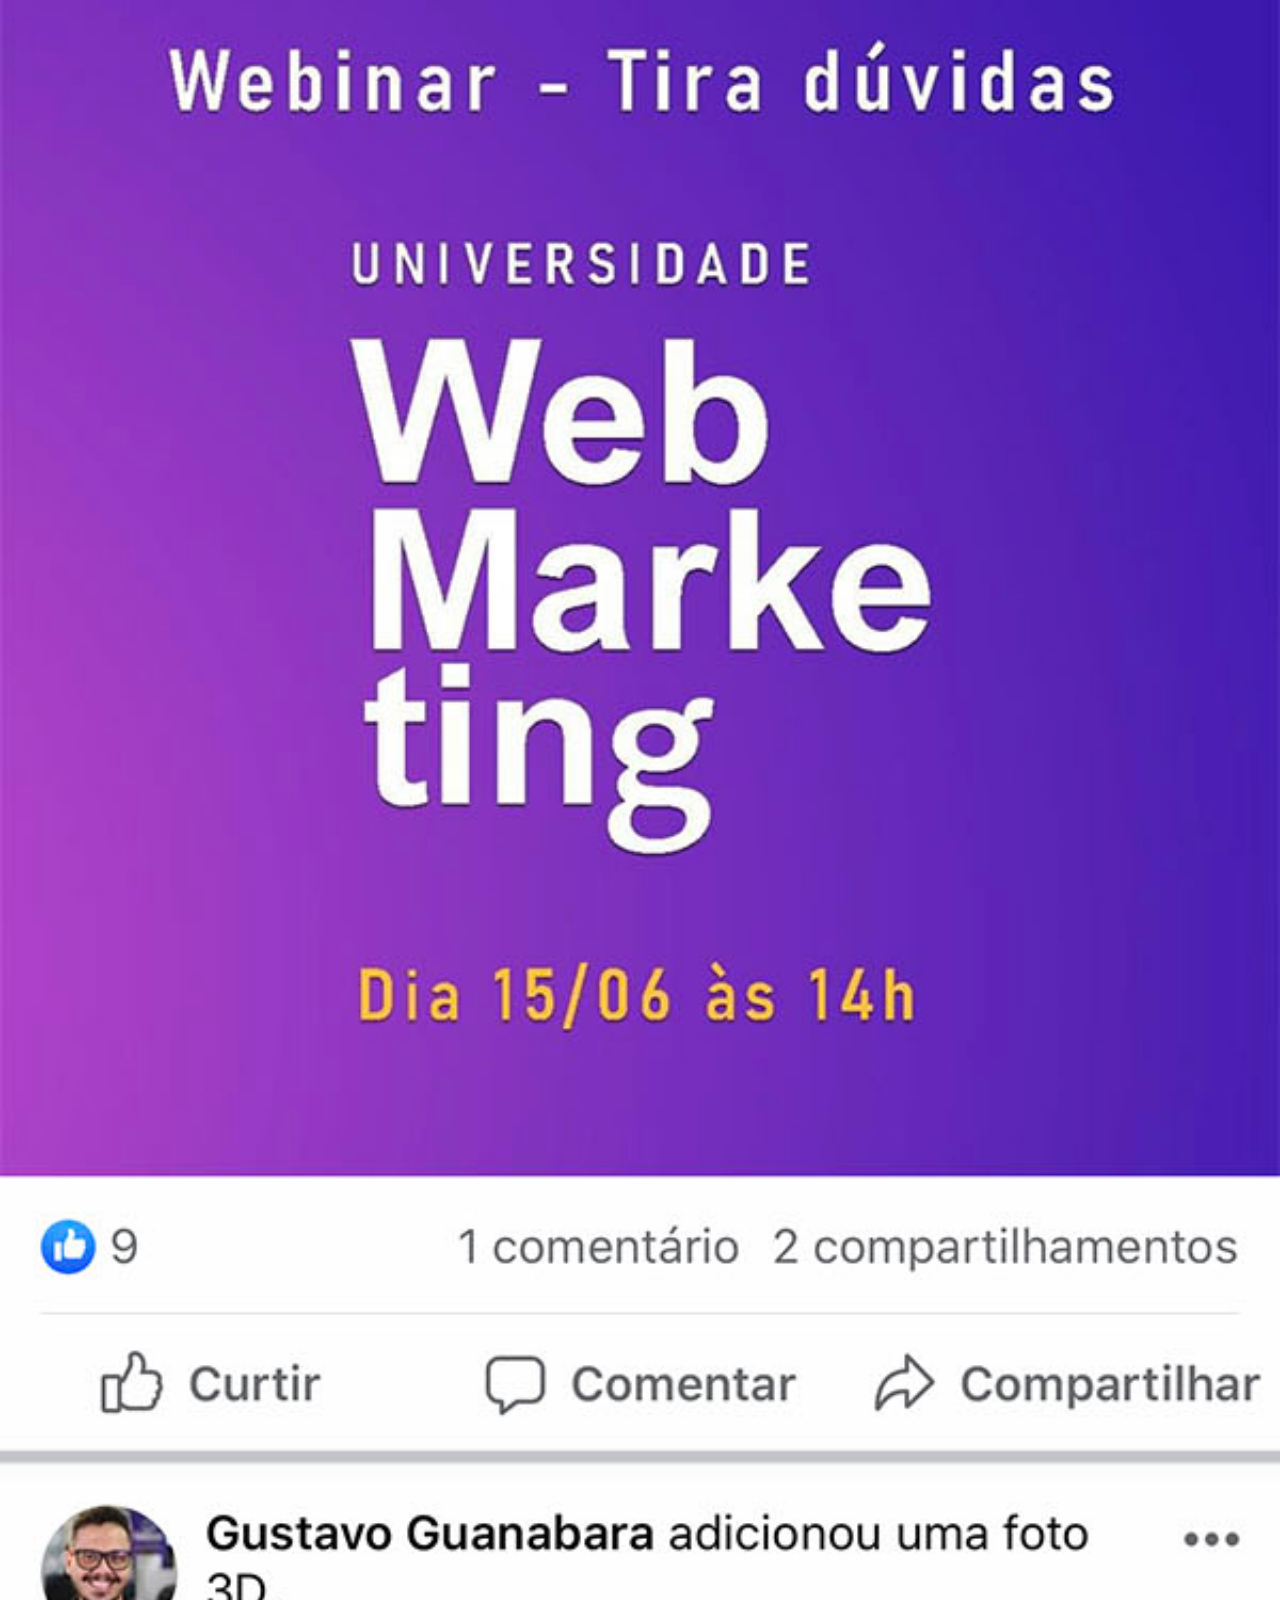
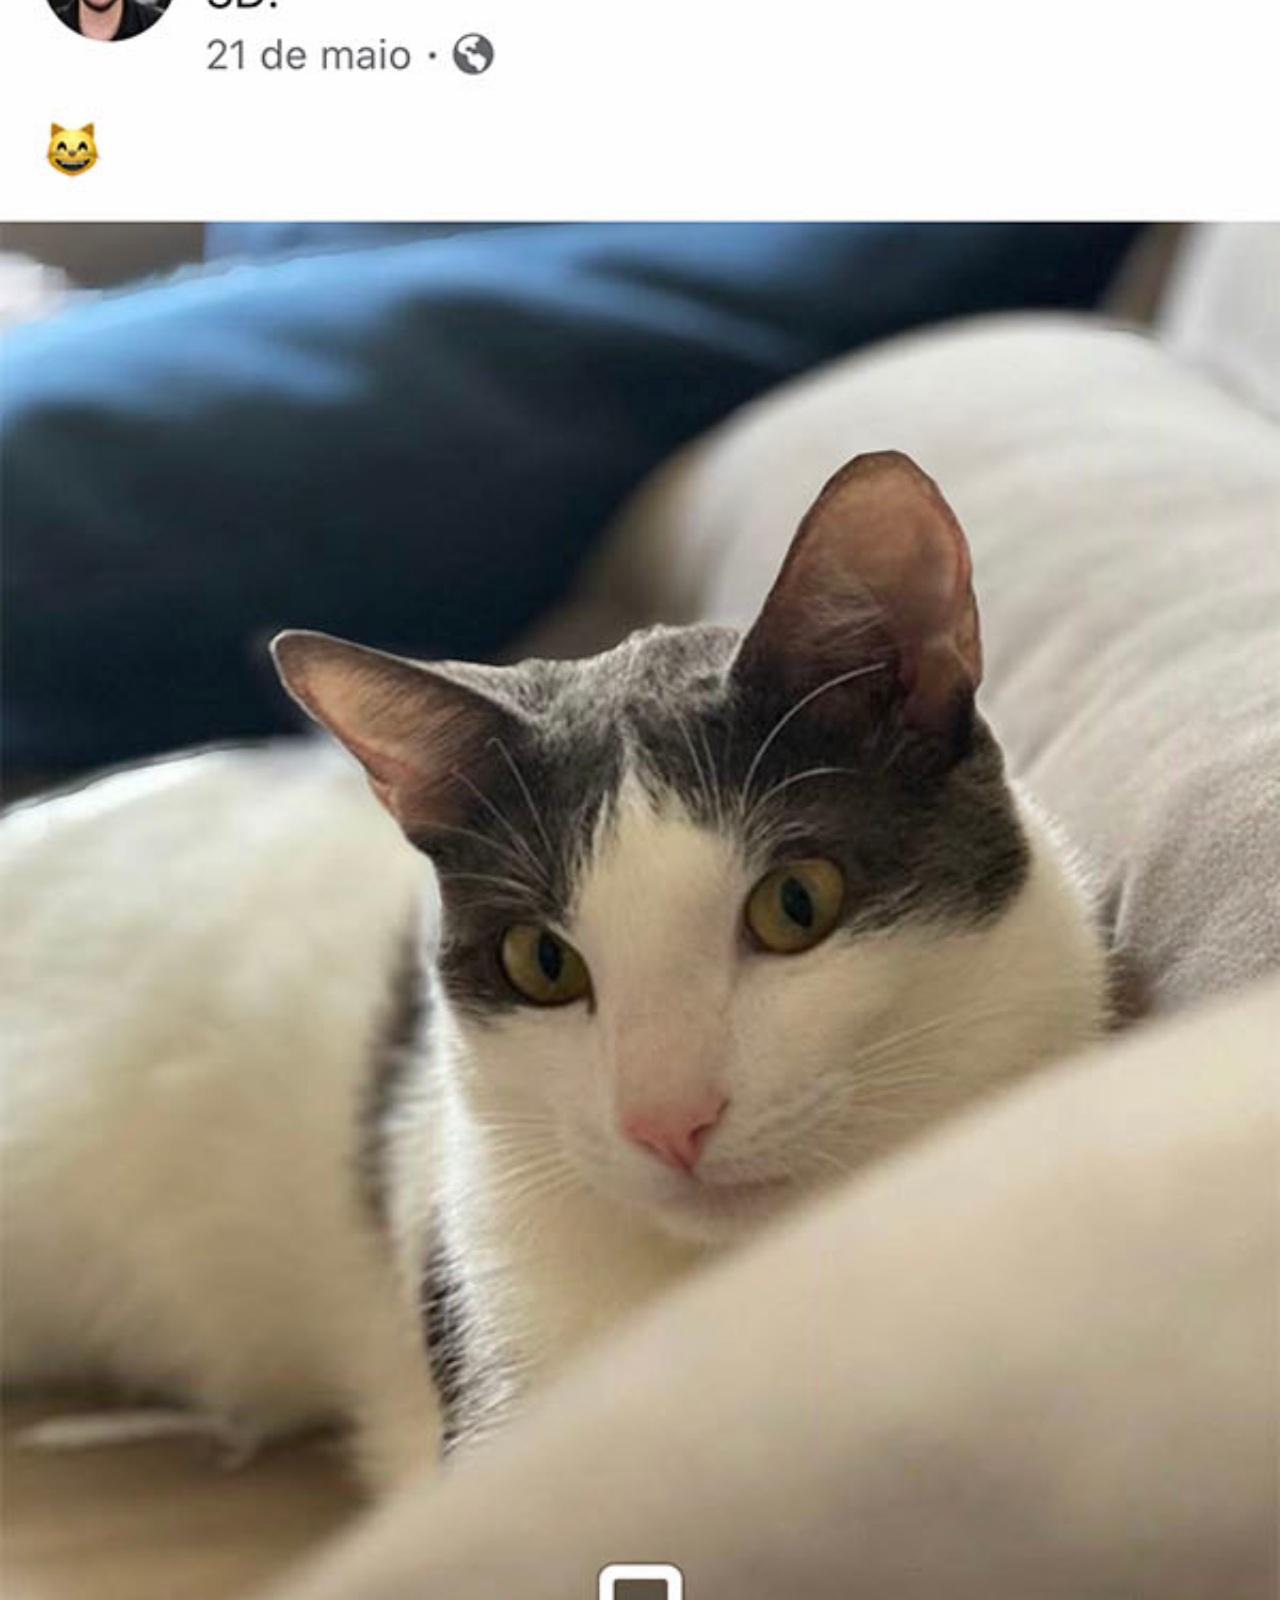
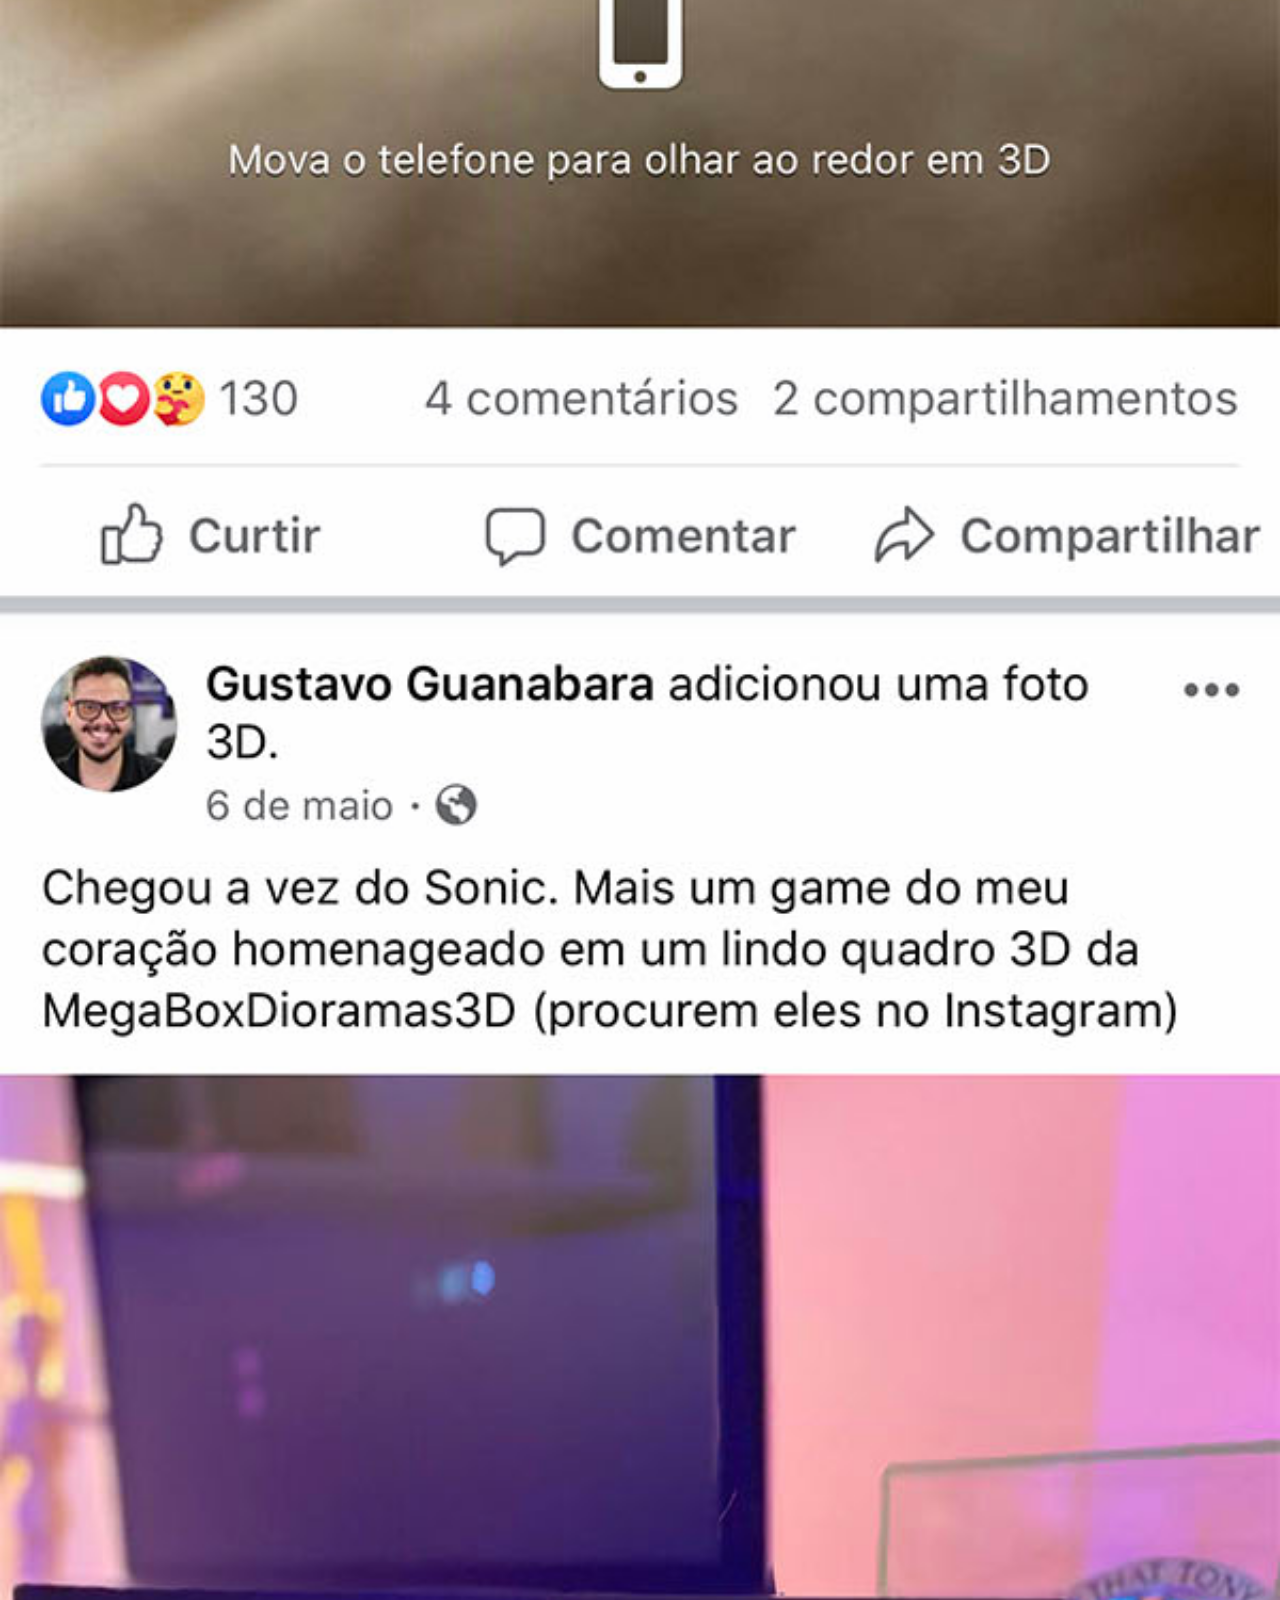
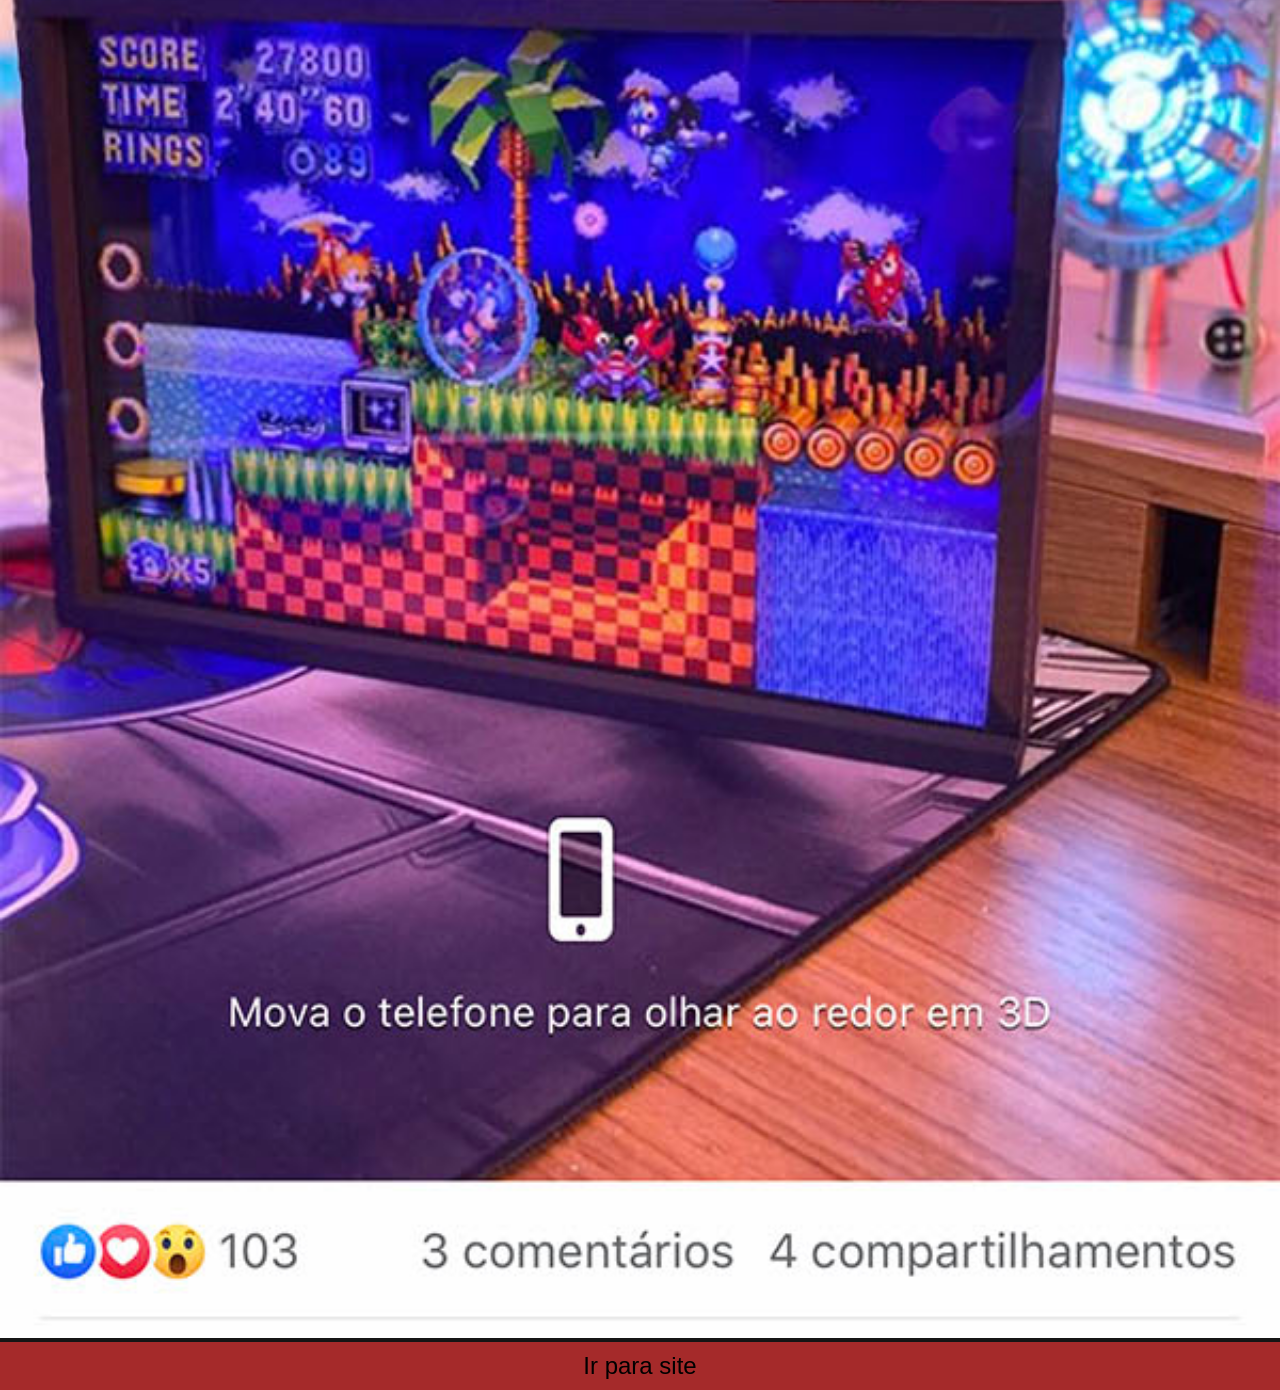
<file: projetos/desafio 13/facebook.html>
<!DOCTYPE html>
<html lang="pt-br">
<head>
    <meta charset="UTF-8">
    <meta name="viewport" content="width=device-width, initial-scale=1.0">
    <title>facebook</title>
    <link rel="stylesheet" href="estilos/social.css">
</head>
<body>
    <img src="imagens/tela-facebook.jpg" alt="tela youtube">
    <a href="https://facebook.com/gustavoguanabara" target="_blank">
        Ir para site
    </a>
</body>
</html>
</file>
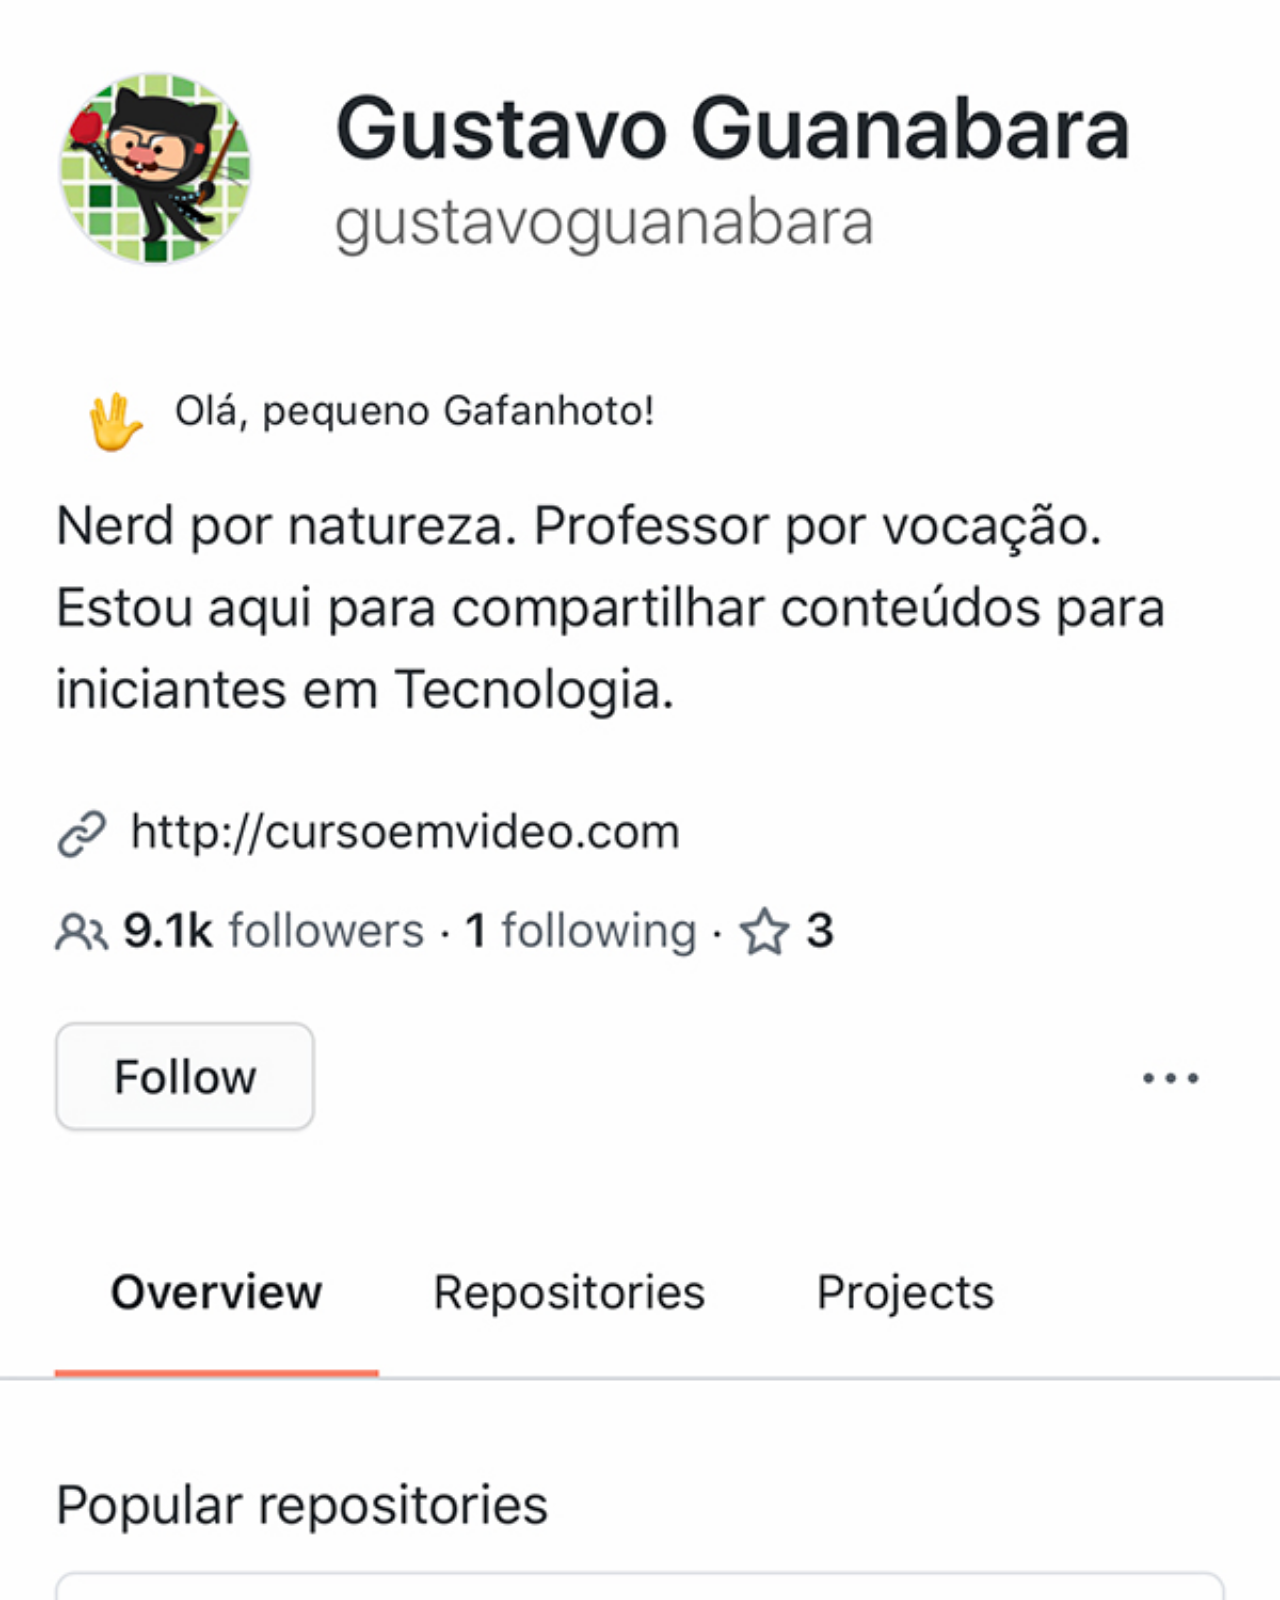
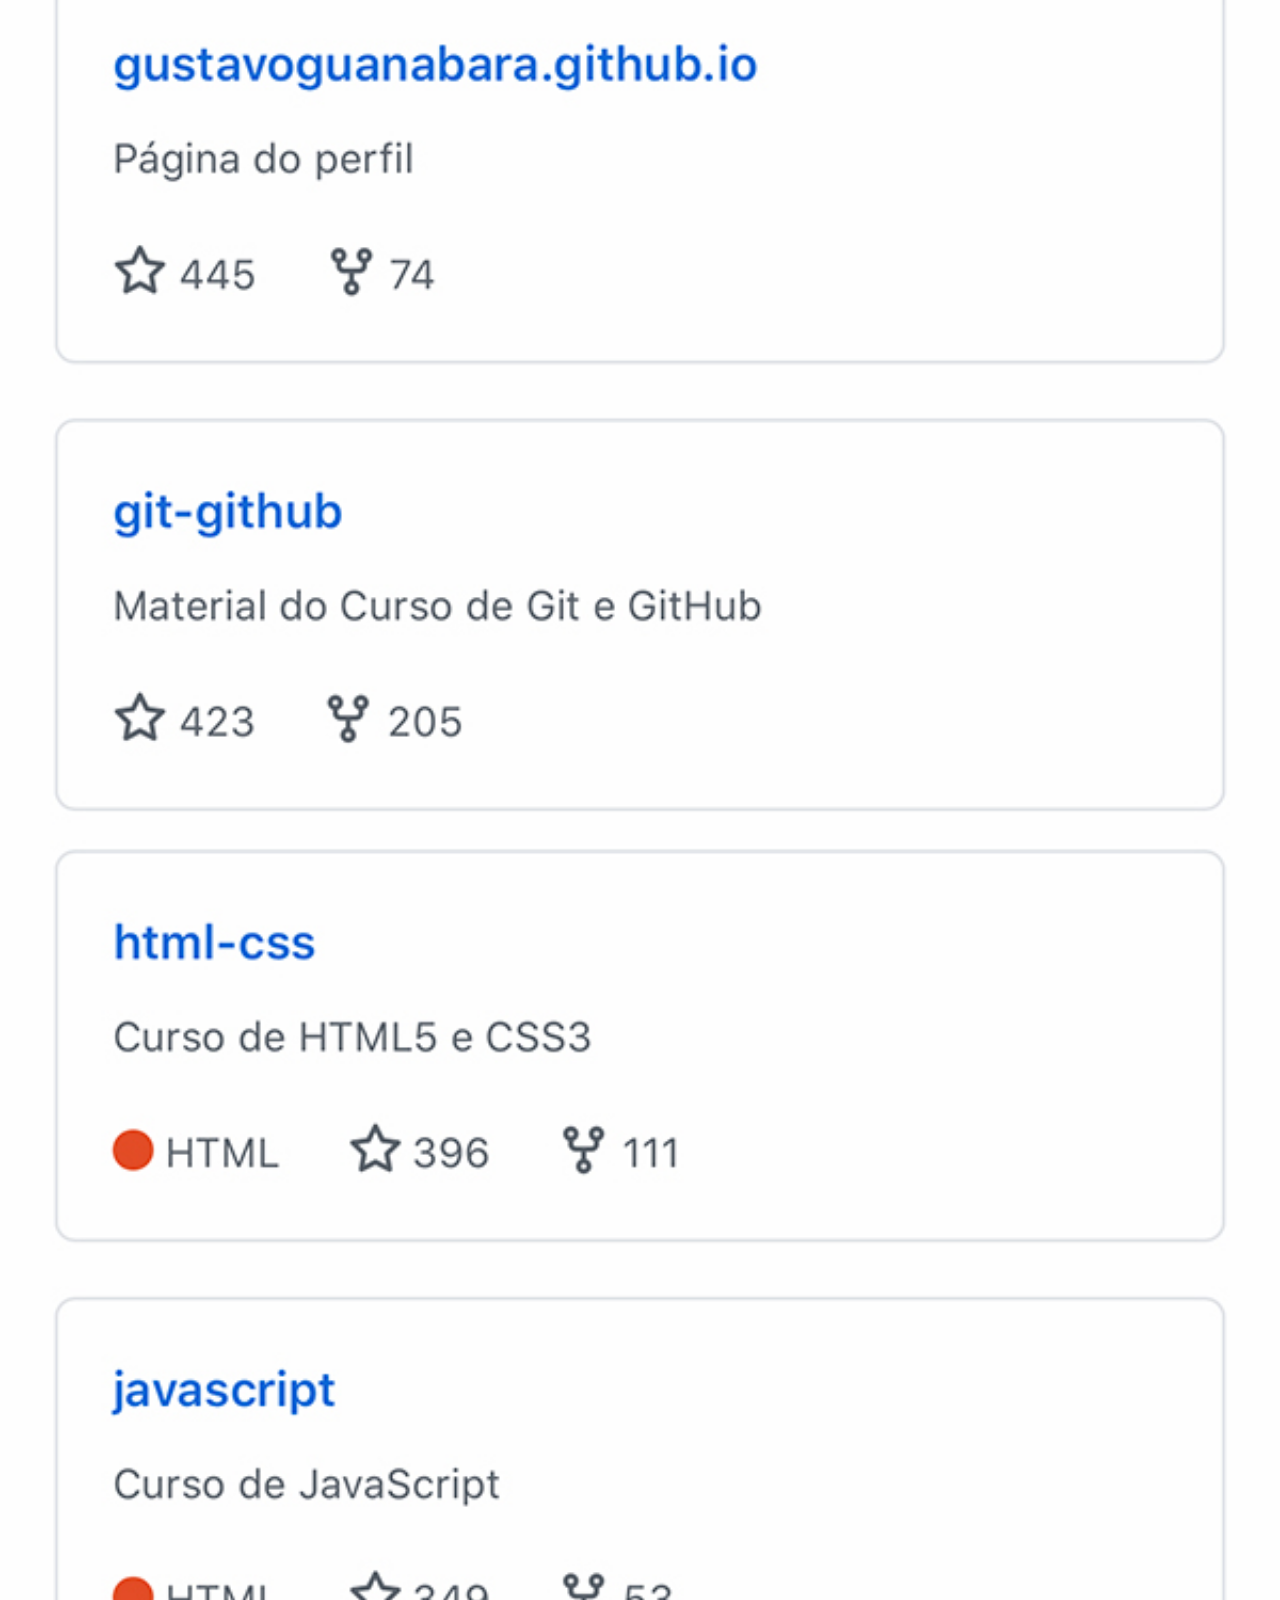
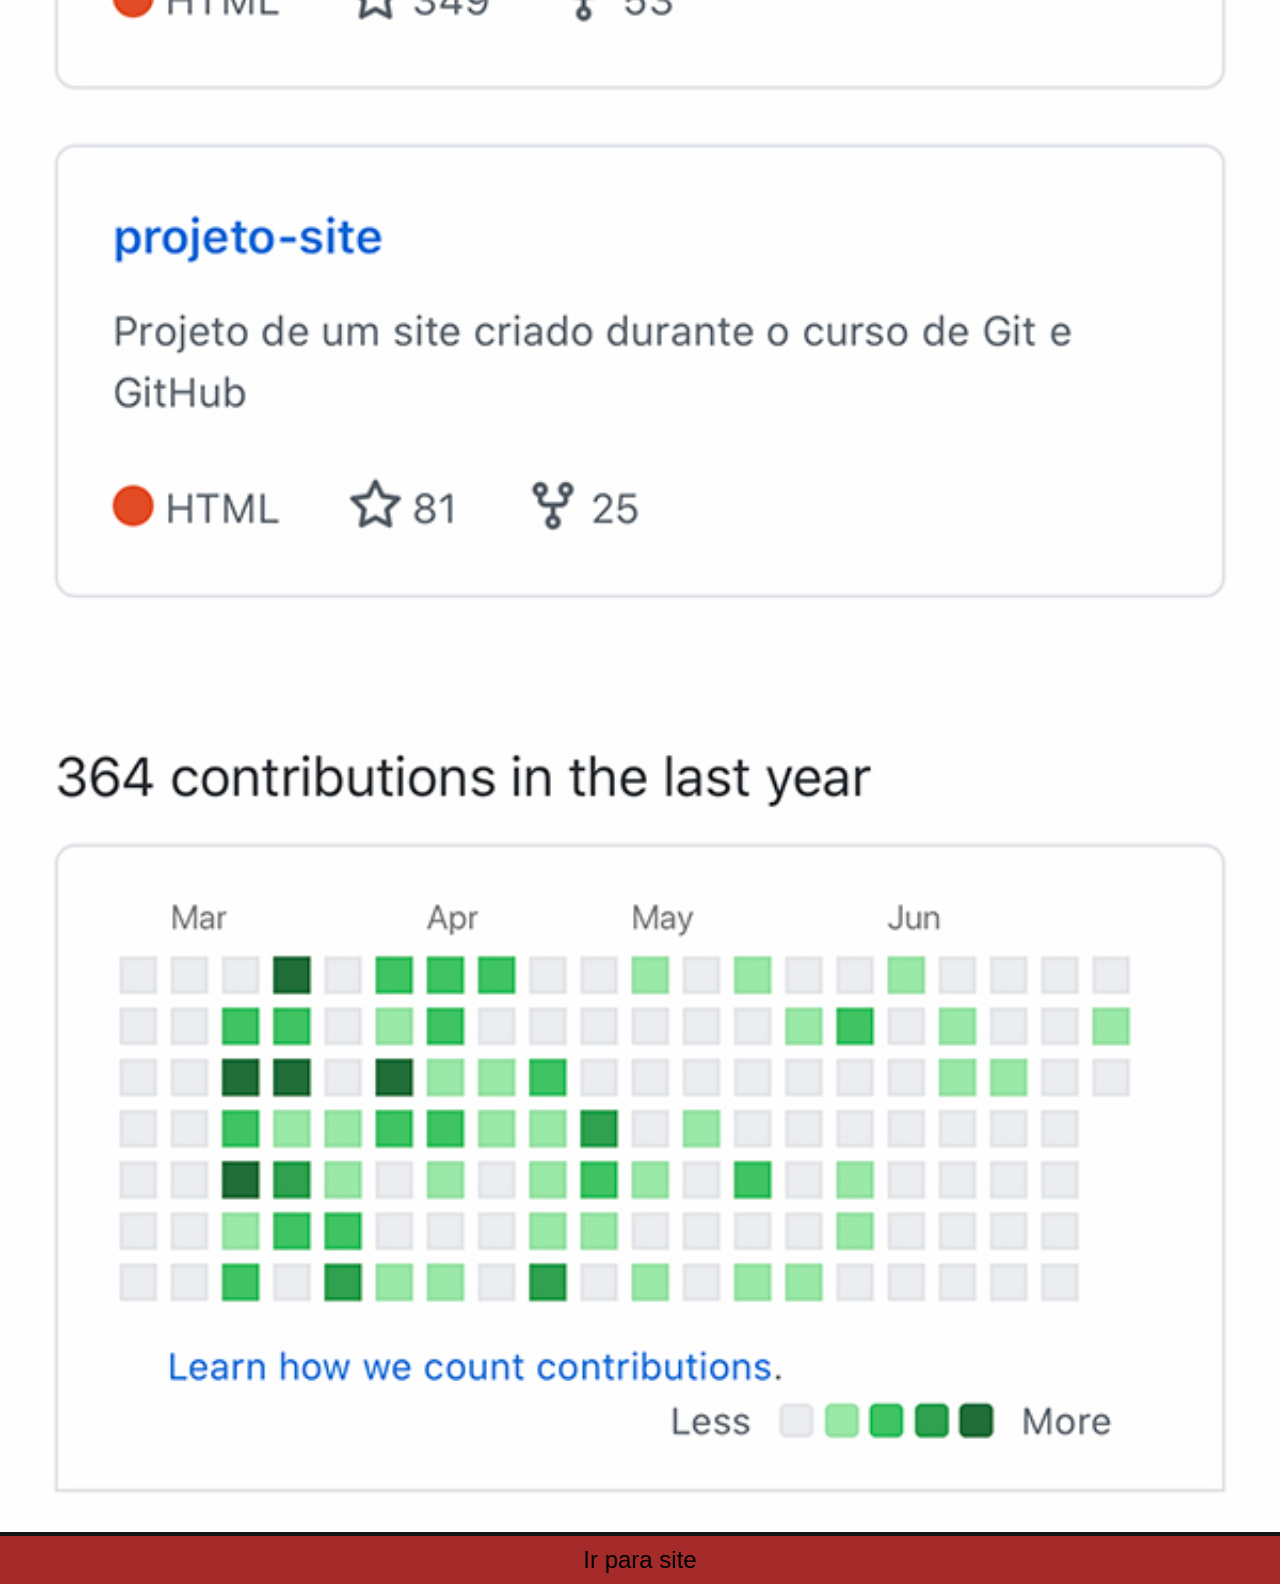
<file: projetos/desafio 13/github.html>
<!DOCTYPE html>
<html lang="pt-br">
<head>
    <meta charset="UTF-8">
    <meta name="viewport" content="width=device-width, initial-scale=1.0">
    <title>github</title>
    <link rel="stylesheet" href="estilos/social.css">
</head>
<body>
    <img src="imagens/tela-github.jpg" alt="tela github">
    <a href="https://github.com/gustavoguanabara" target="_blank">
        Ir para site
    </a>
</body>
</html>
</file>
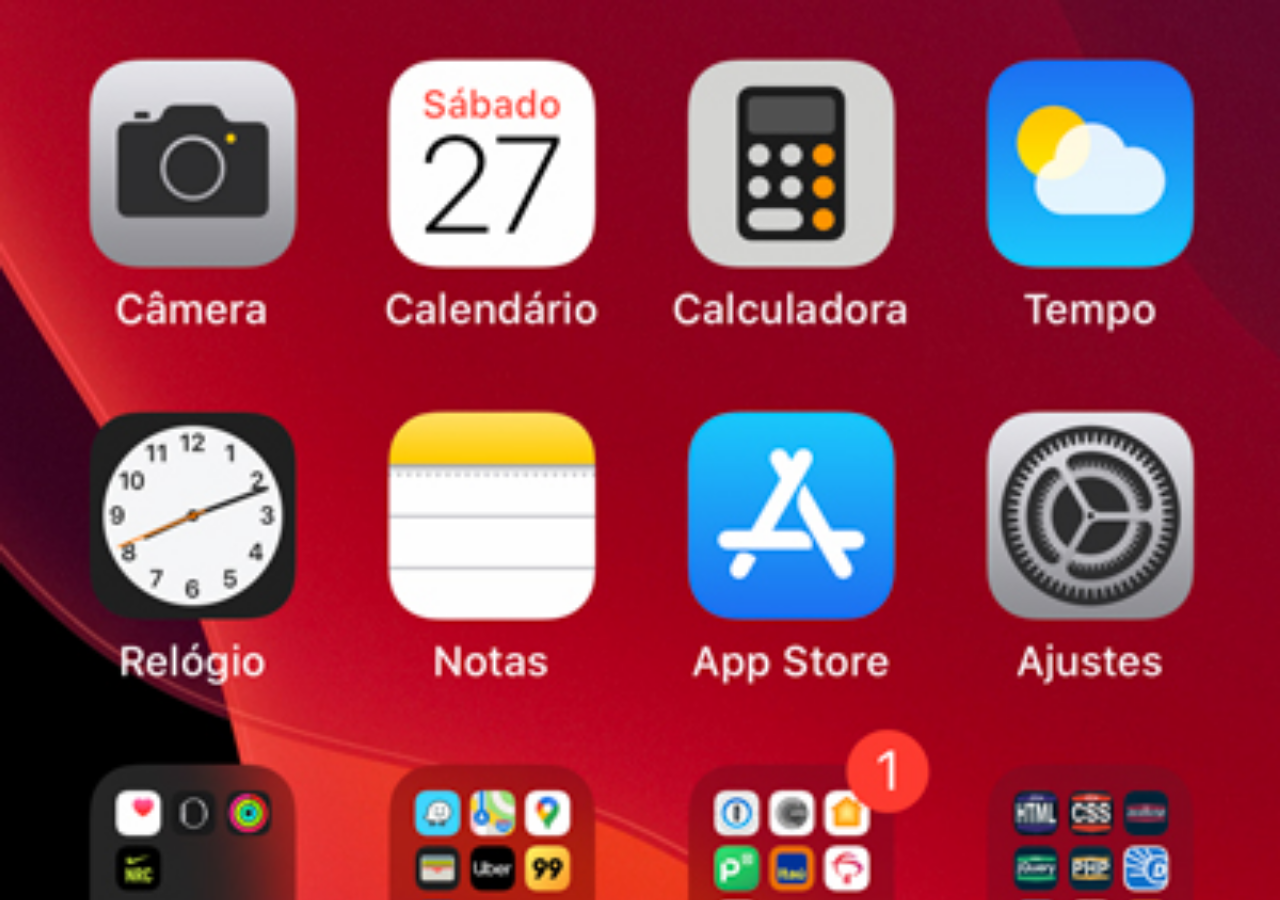
<file: projetos/desafio 13/home.html>
<!DOCTYPE html>
<html lang="pt-br">
<head>
    <meta charset="UTF-8">
    <meta name="viewport" content="width=device-width, initial-scale=1.0">
    <title>home</title>
    <style>
        body {
            background-color: rgb(21, 21, 21);
            background-image: url("imagens/tela-home.jpg");
            background-attachment: fixed;
            background-size: cover;
            background-position: center top;
        }
    </style>
</head>
<body>
    
</body>
</html>
</file>
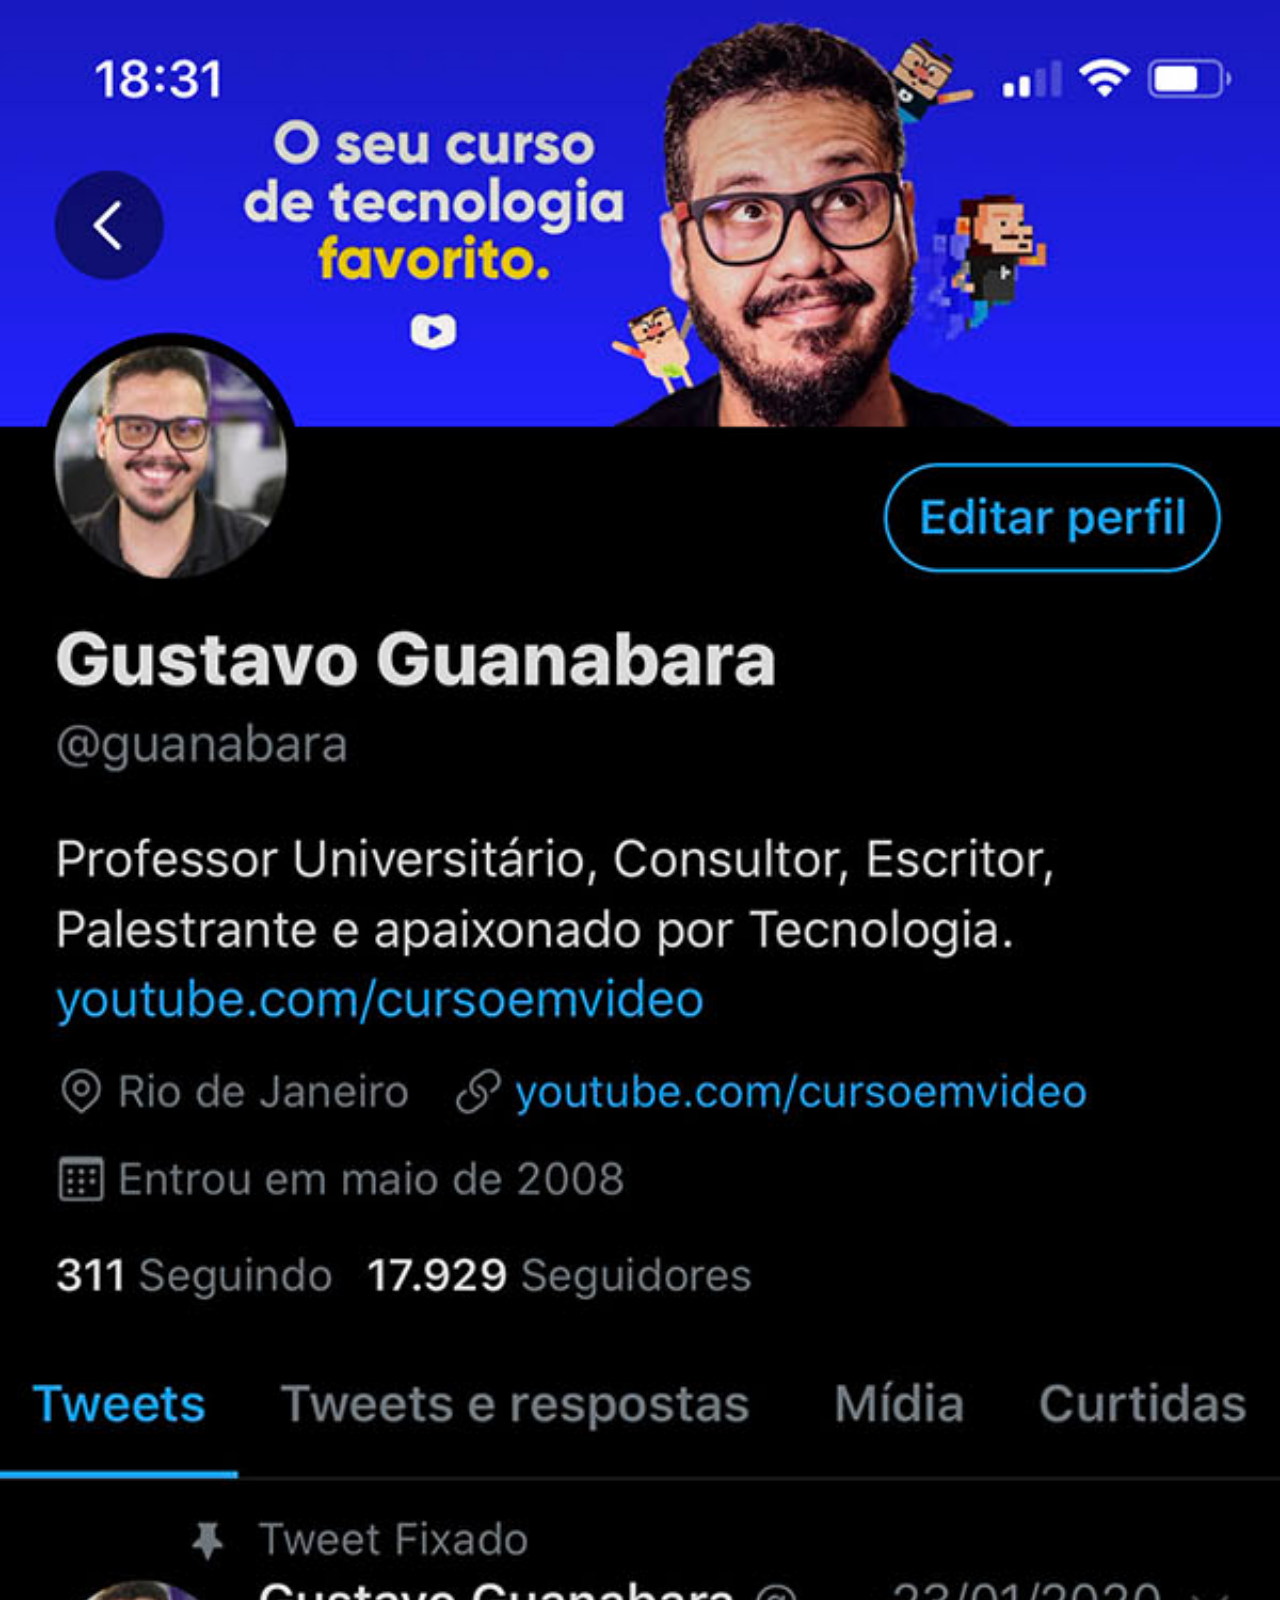
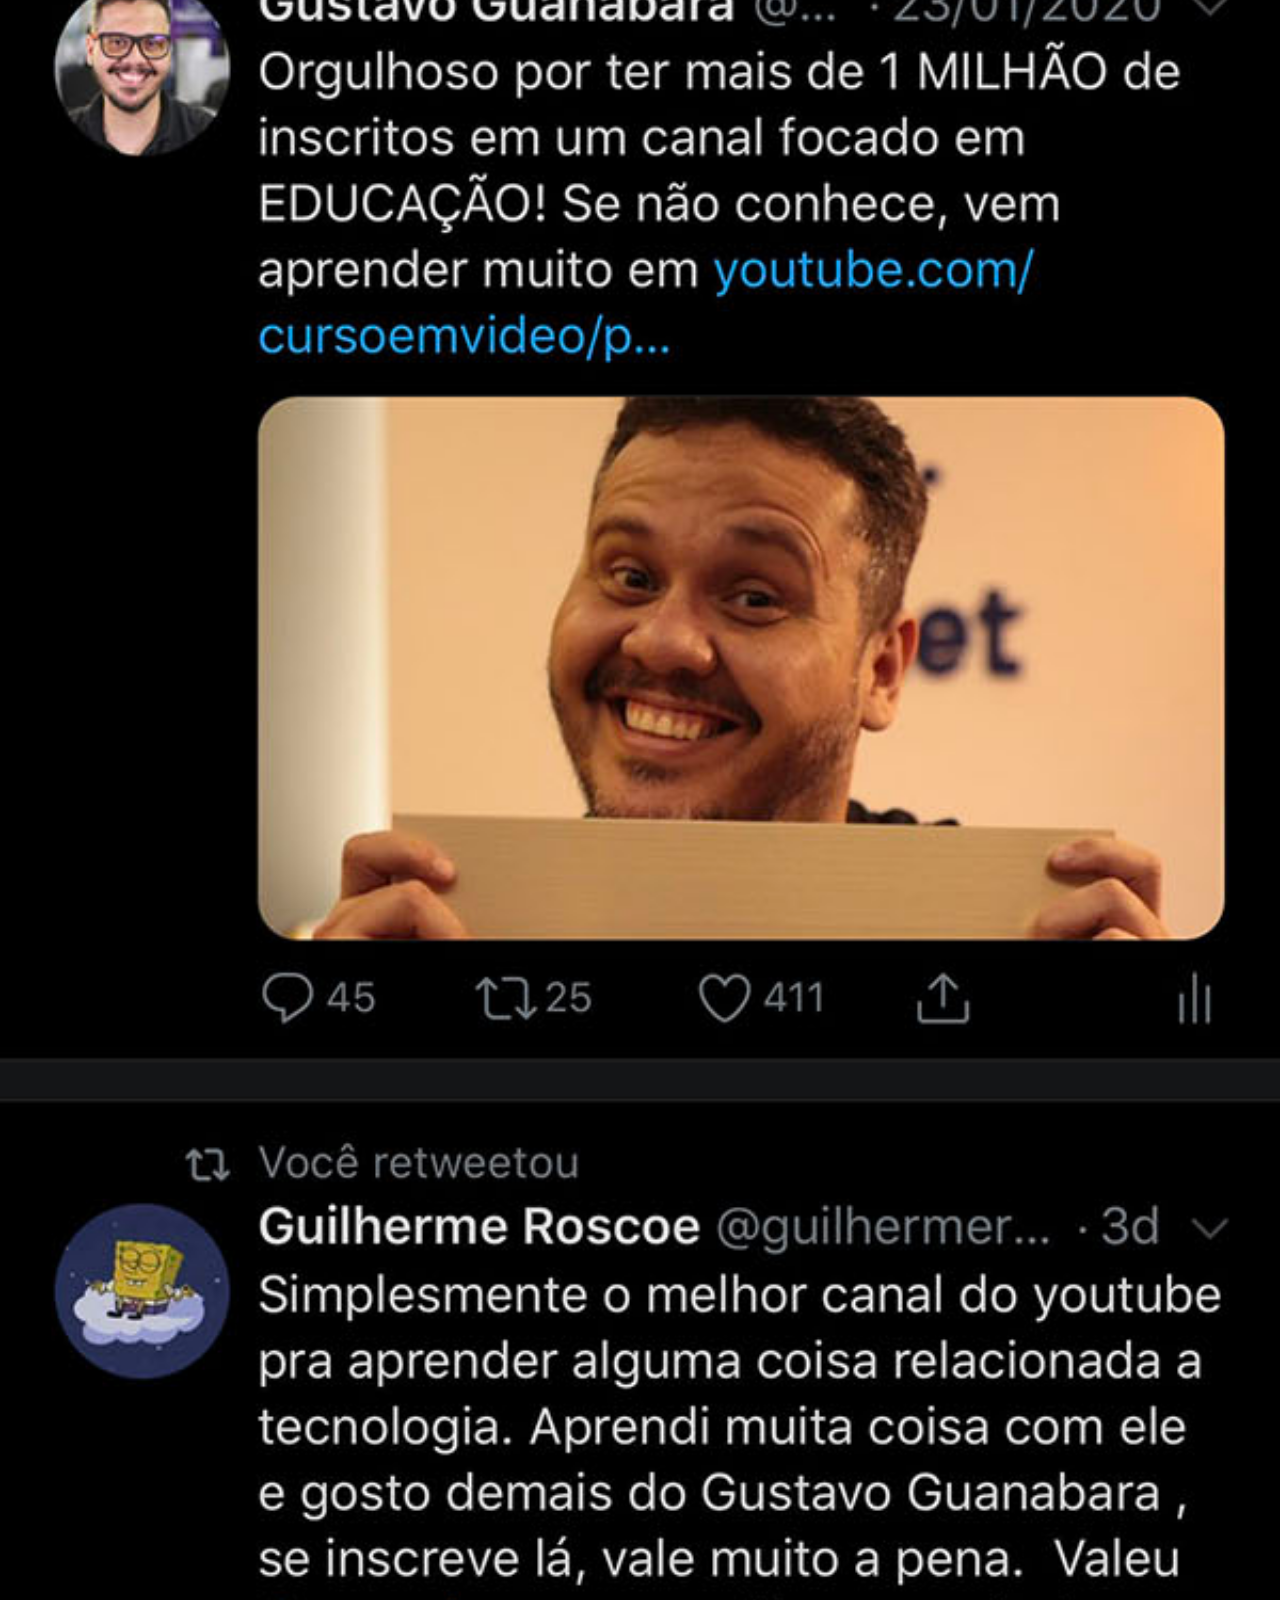
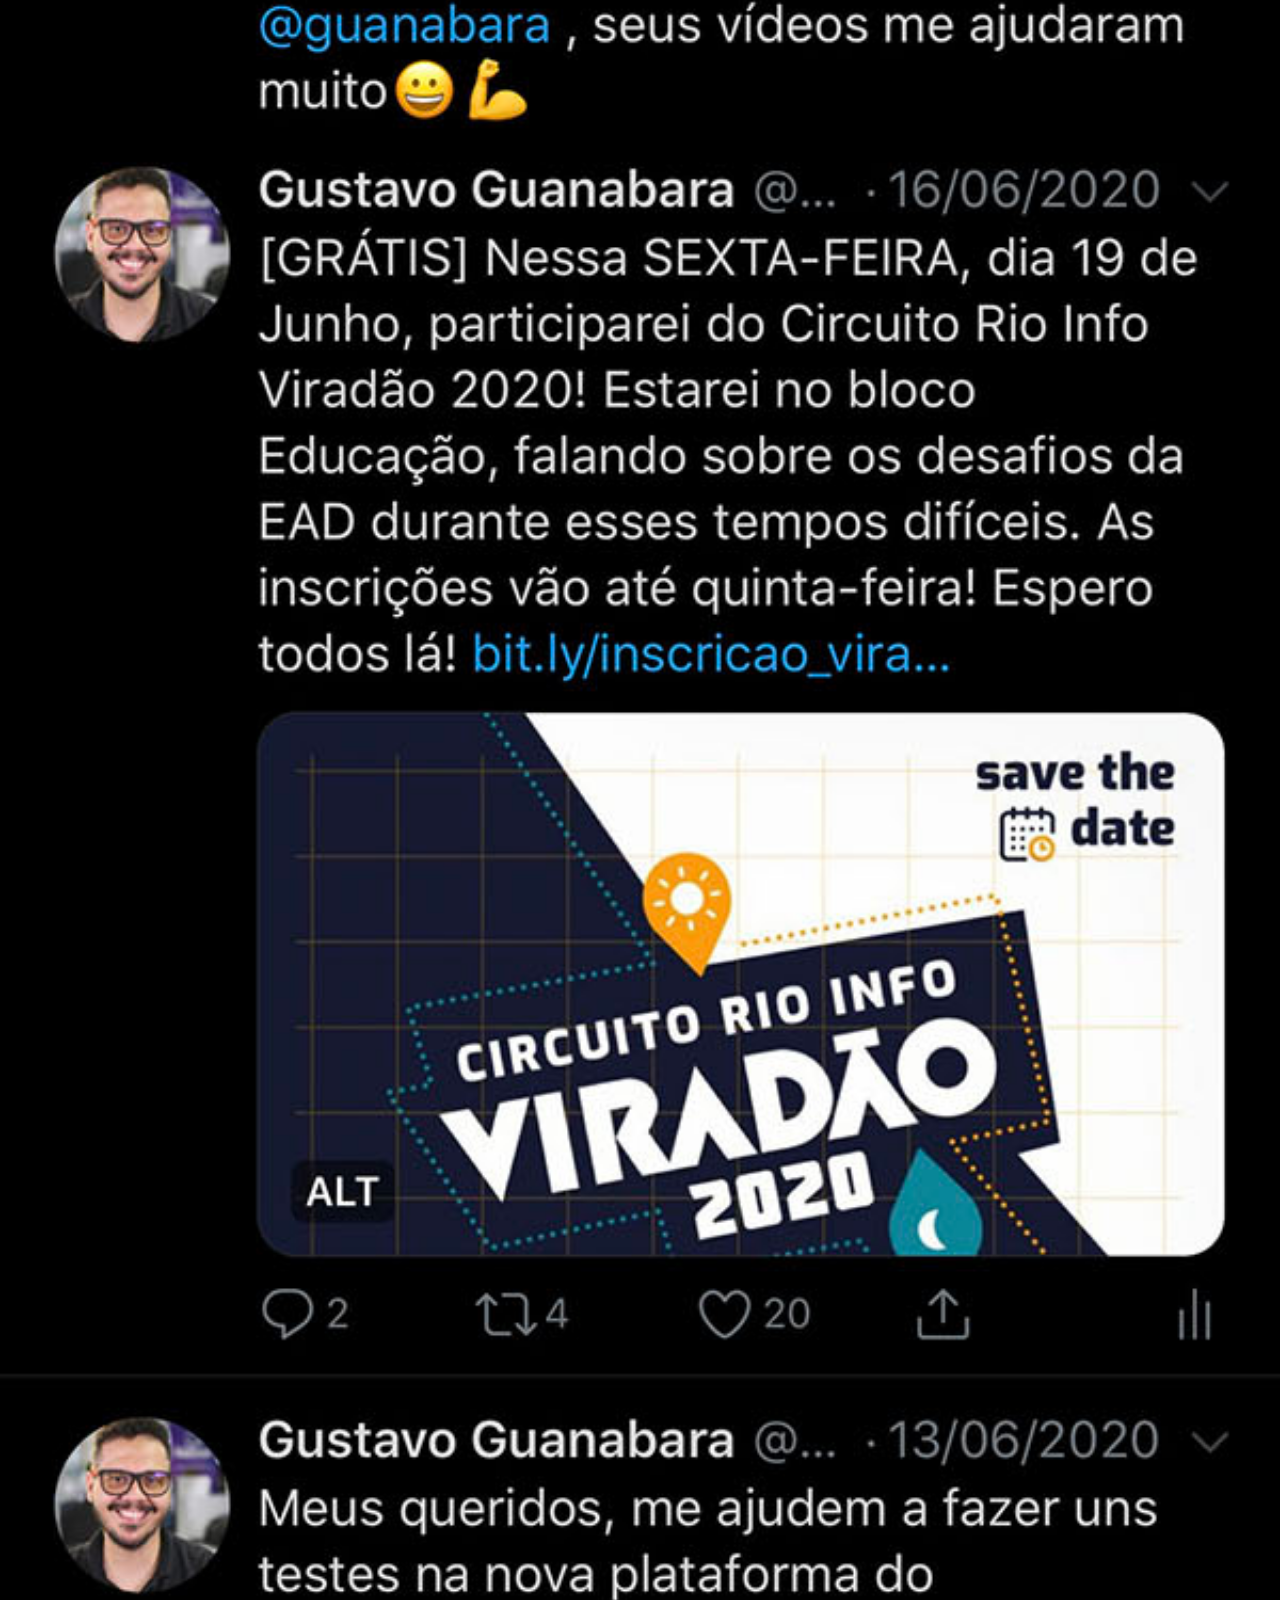
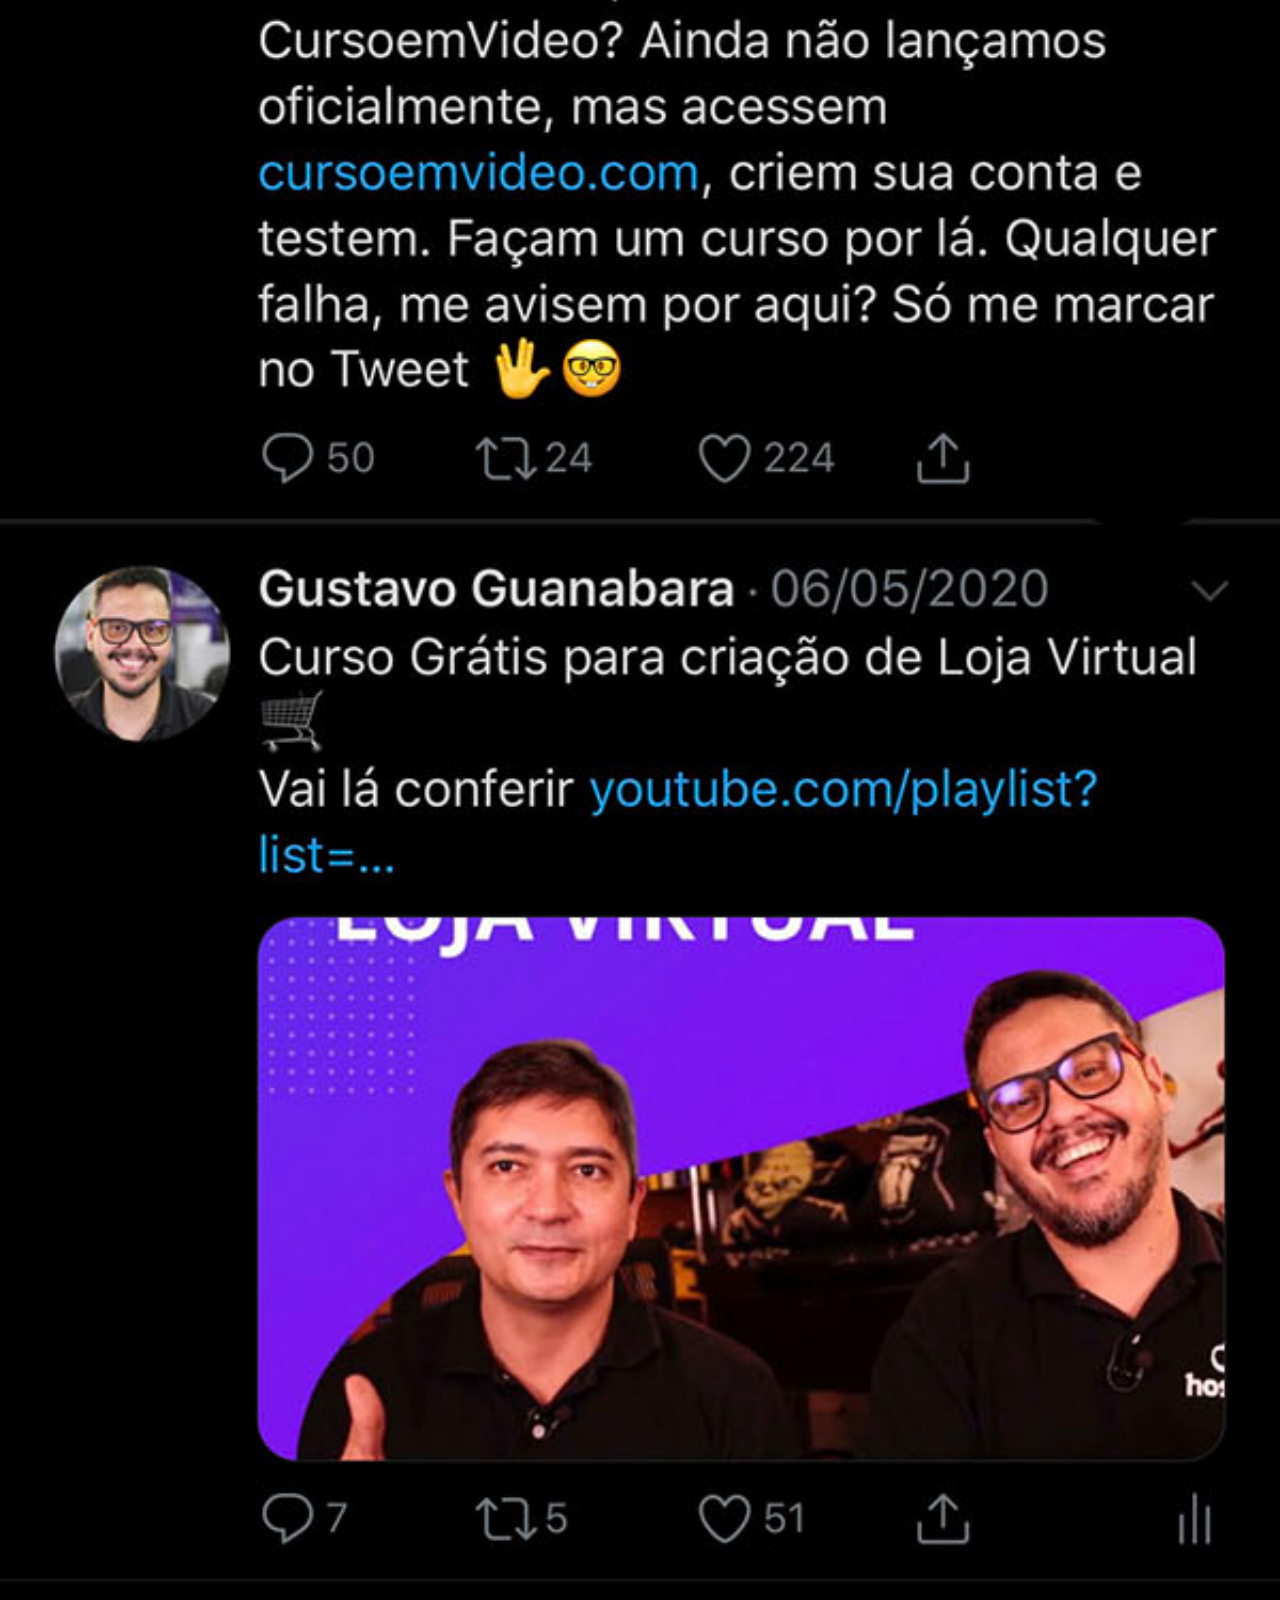
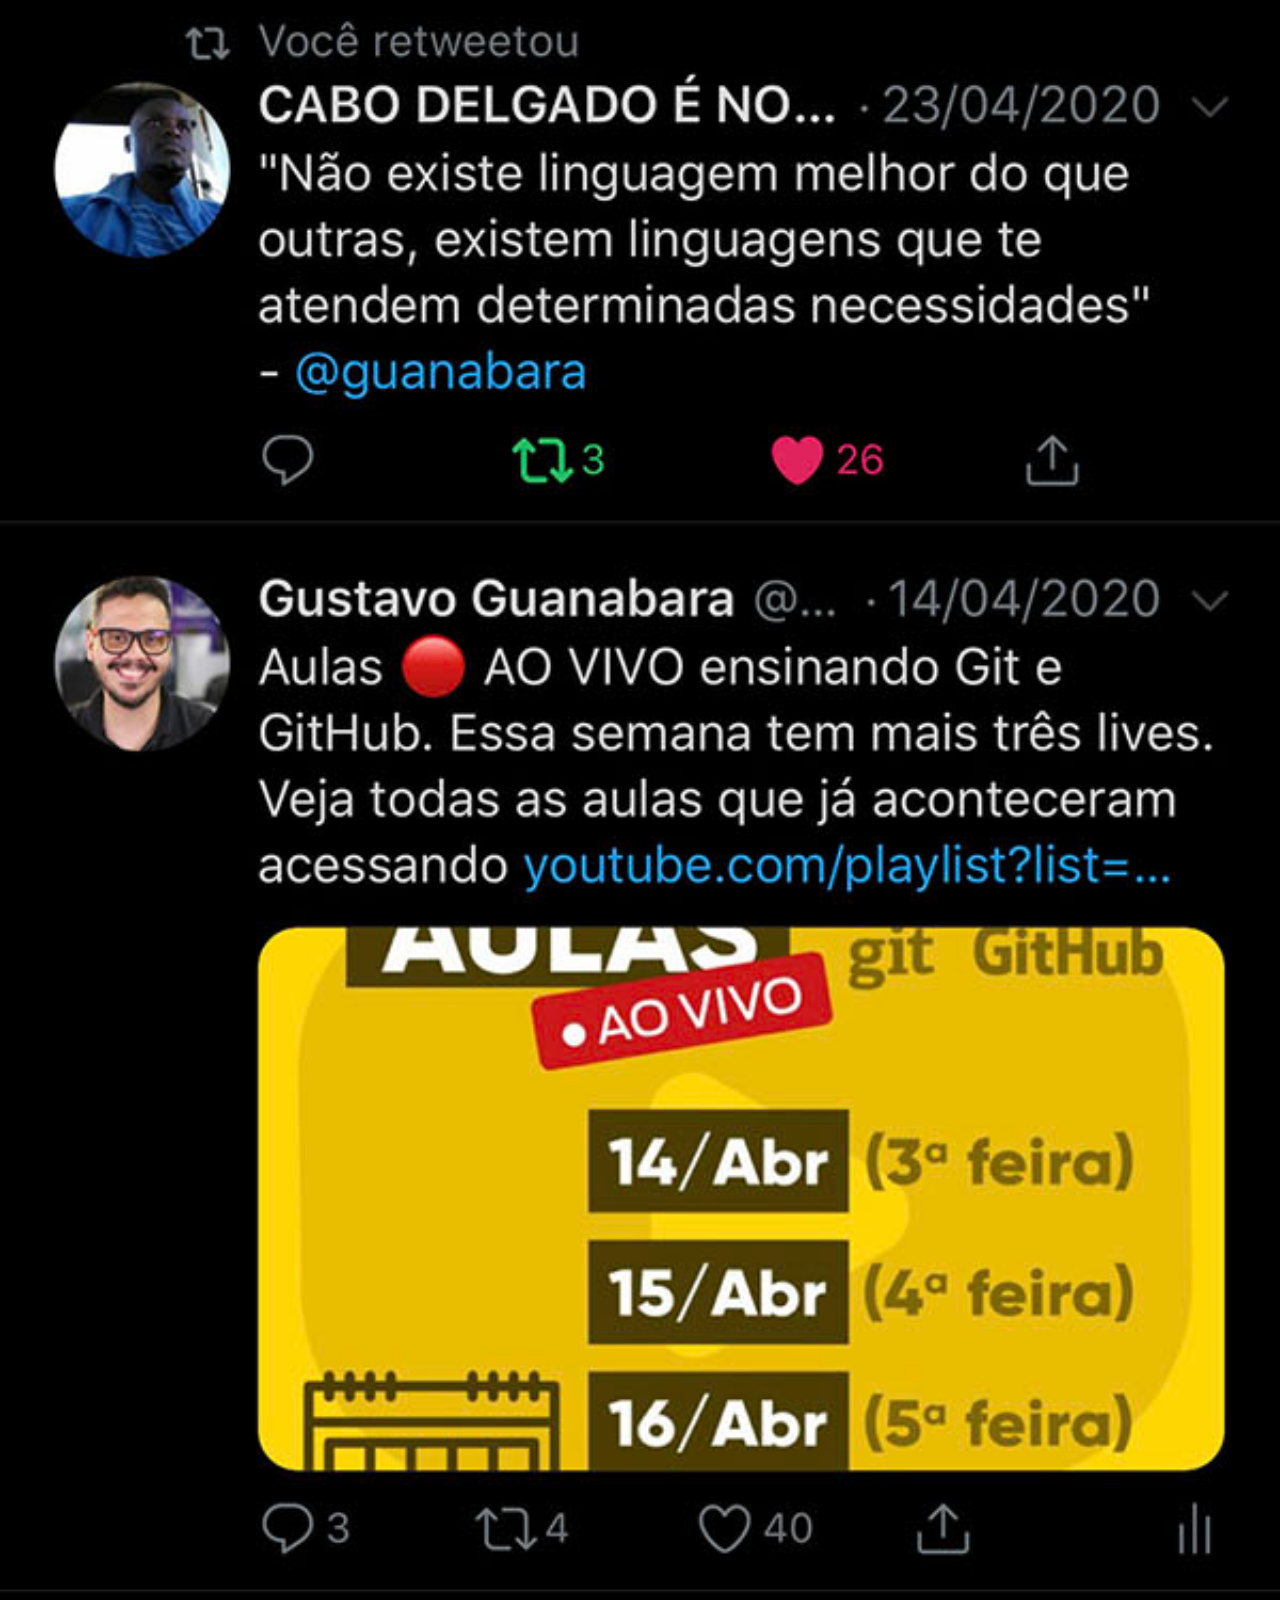
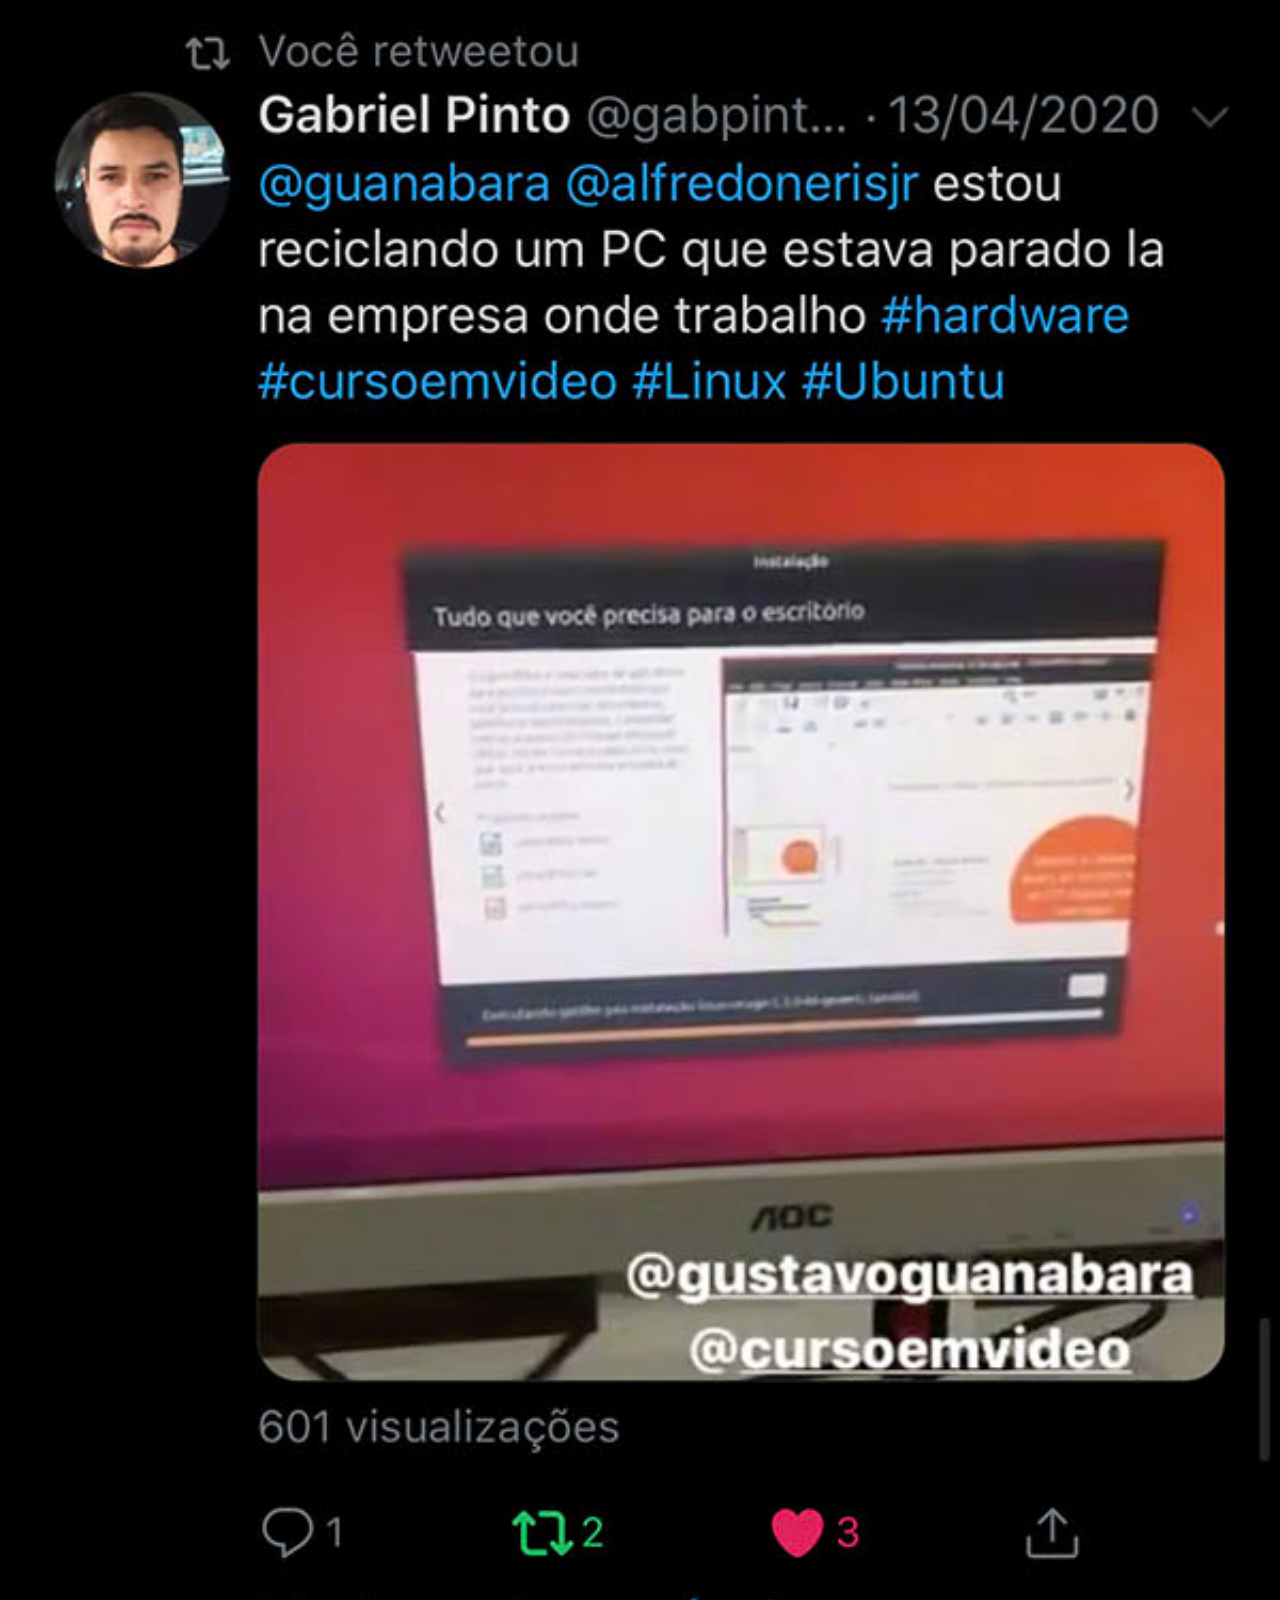
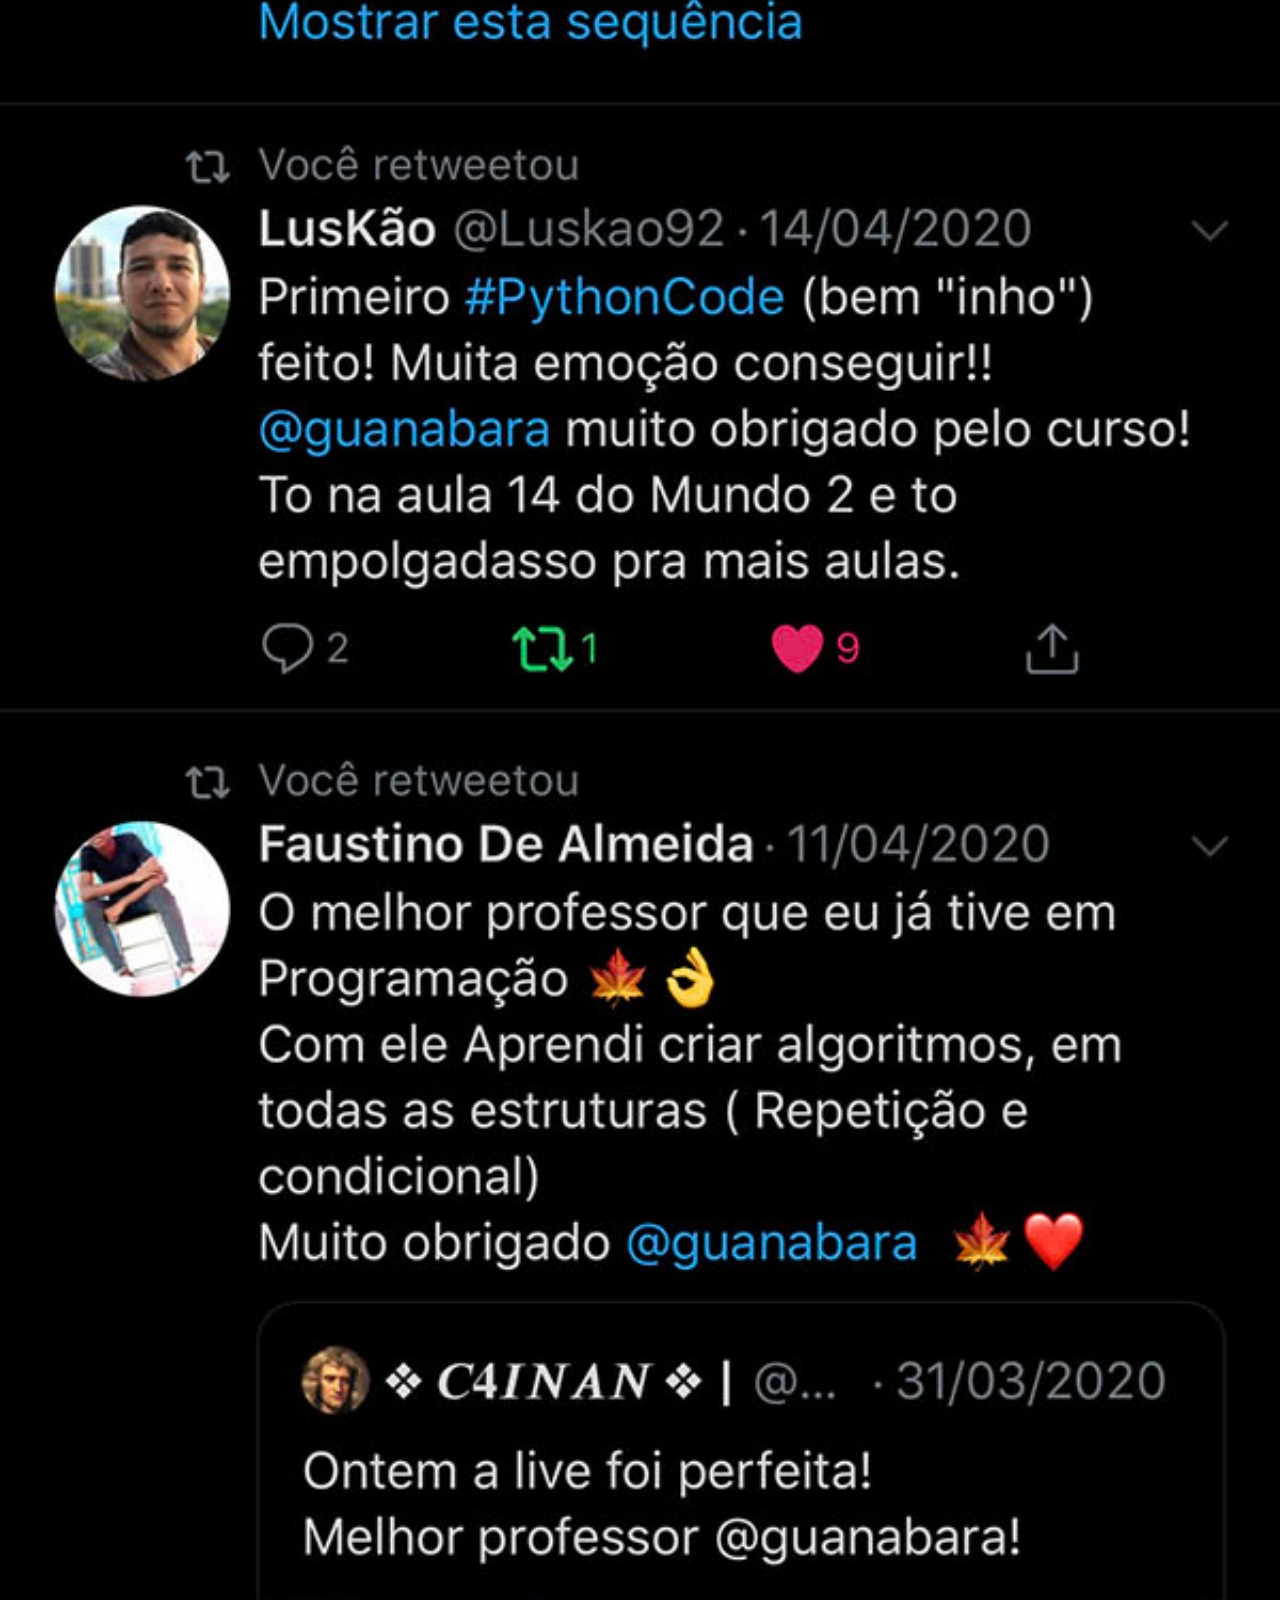
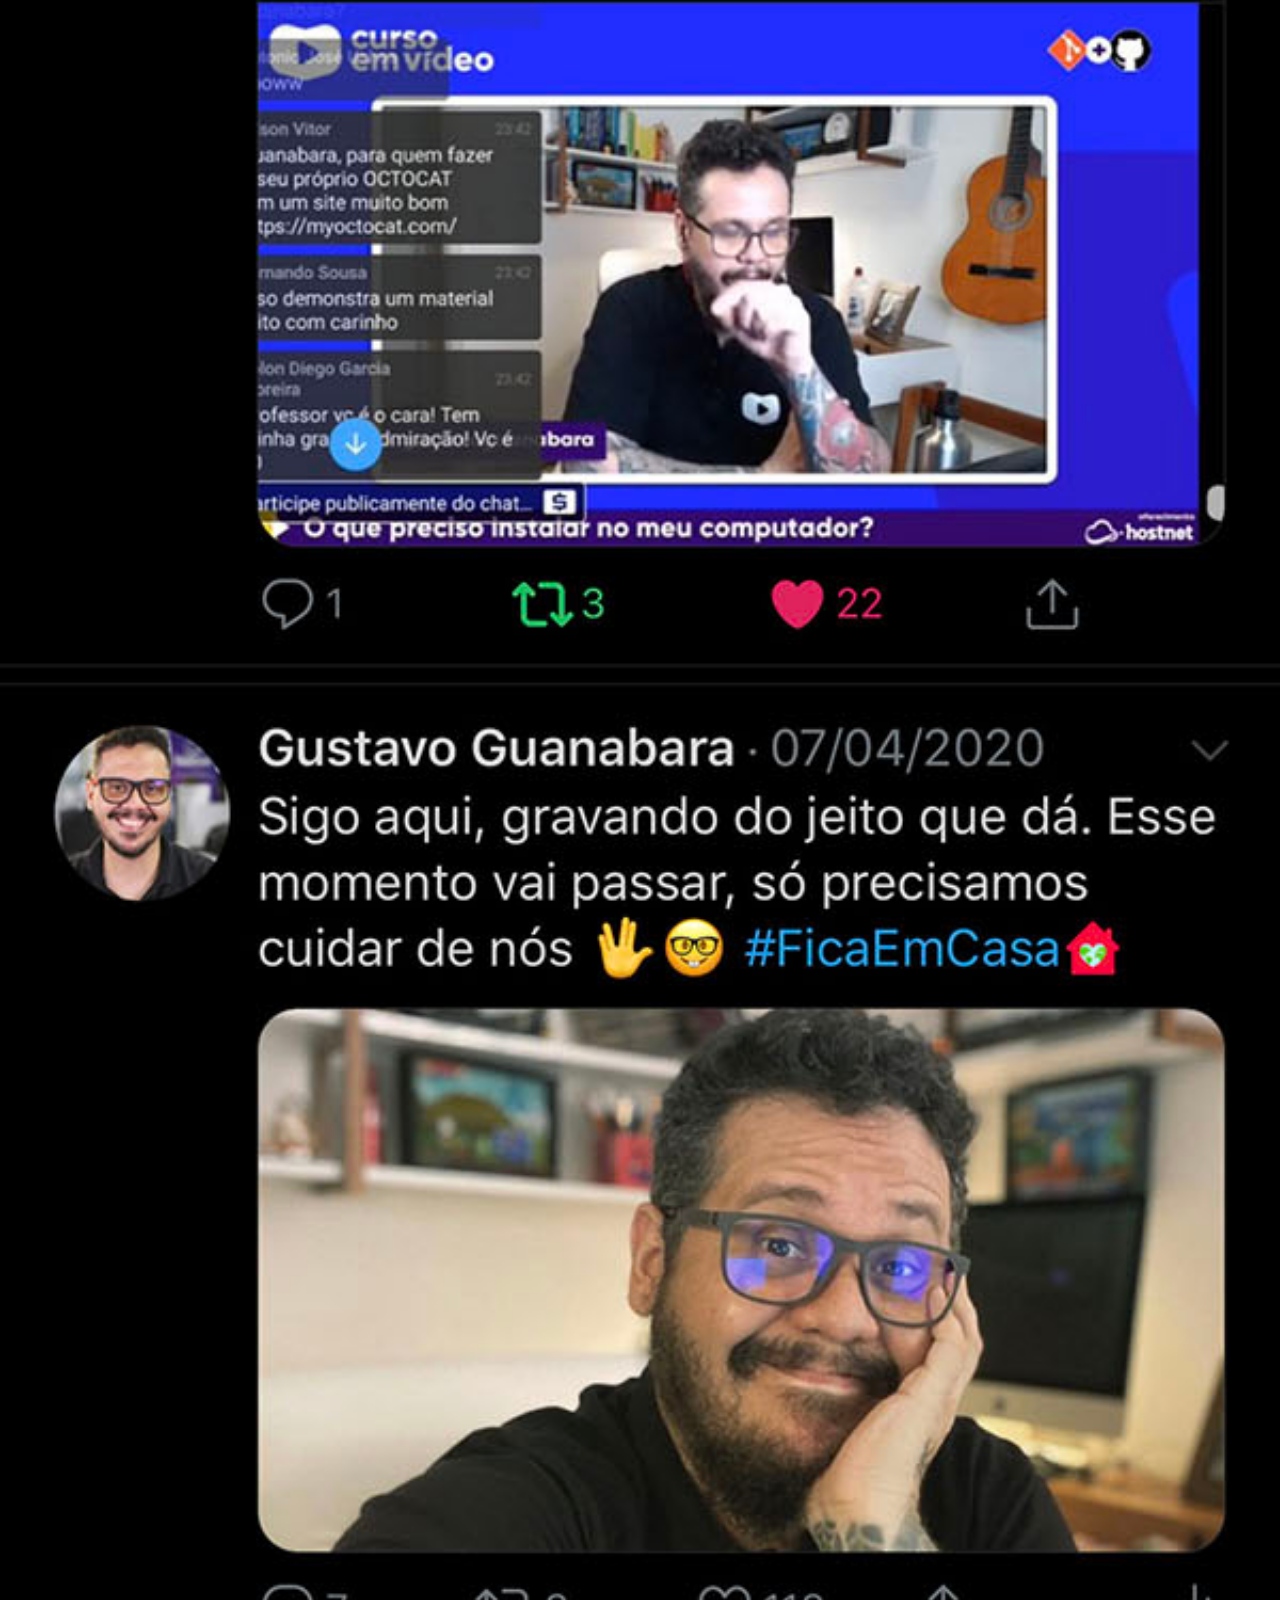
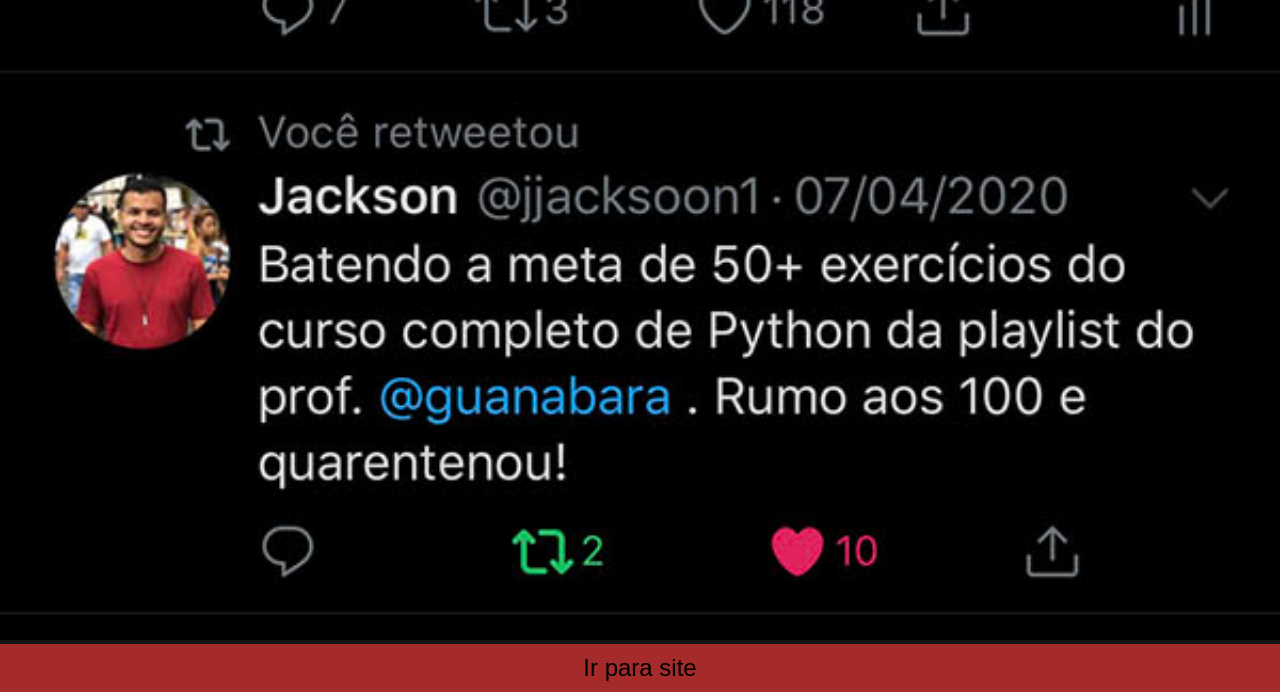
<file: projetos/desafio 13/twitter.html>
<!DOCTYPE html>
<html lang="pt-br">
<head>
    <meta charset="UTF-8">
    <meta name="viewport" content="width=device-width, initial-scale=1.0">
    <title>twitter</title>
    <link rel="stylesheet" href="estilos/social.css">
</head>
<body>
    <img src="imagens/tela-twitter.jpg" alt="tela youtube">
    <a href="https://twitter.com/gustavoguanabara" target="_blank">
        Ir para site
    </a>
</body>
</html>
</file>
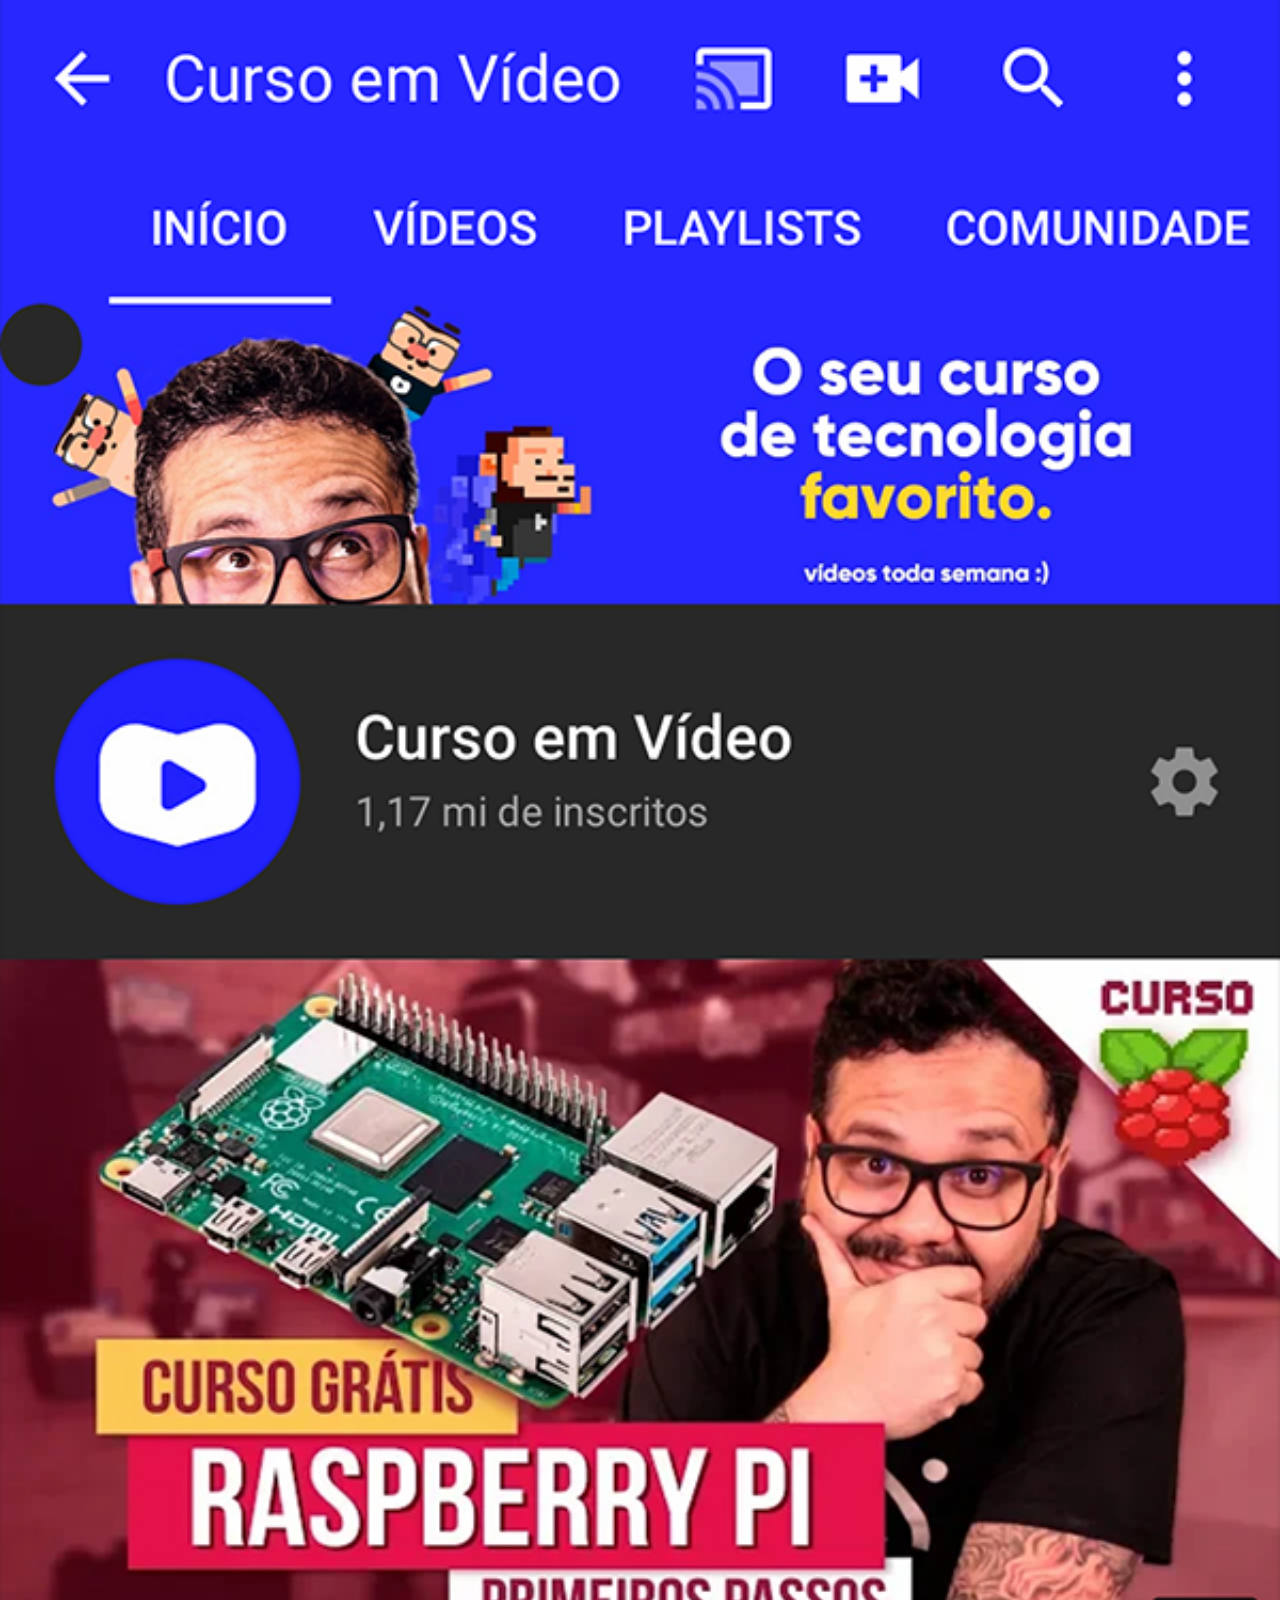
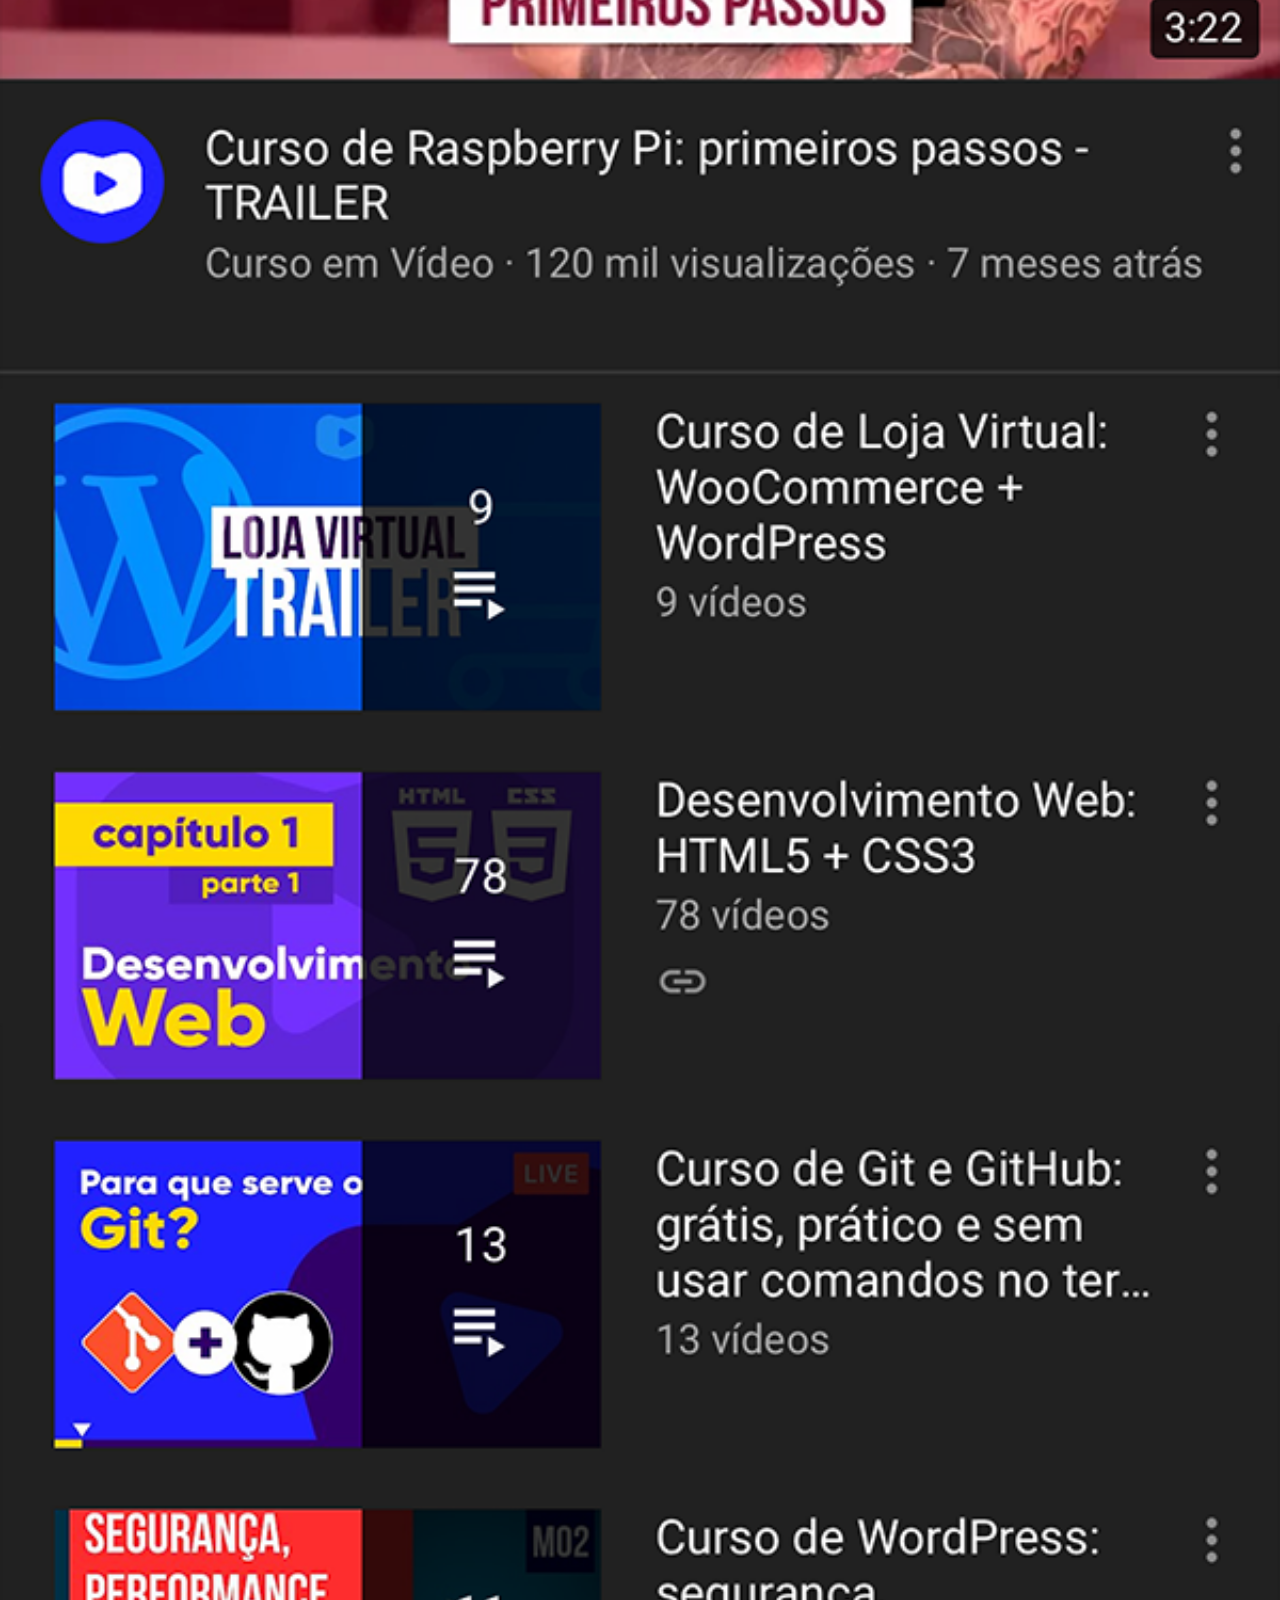
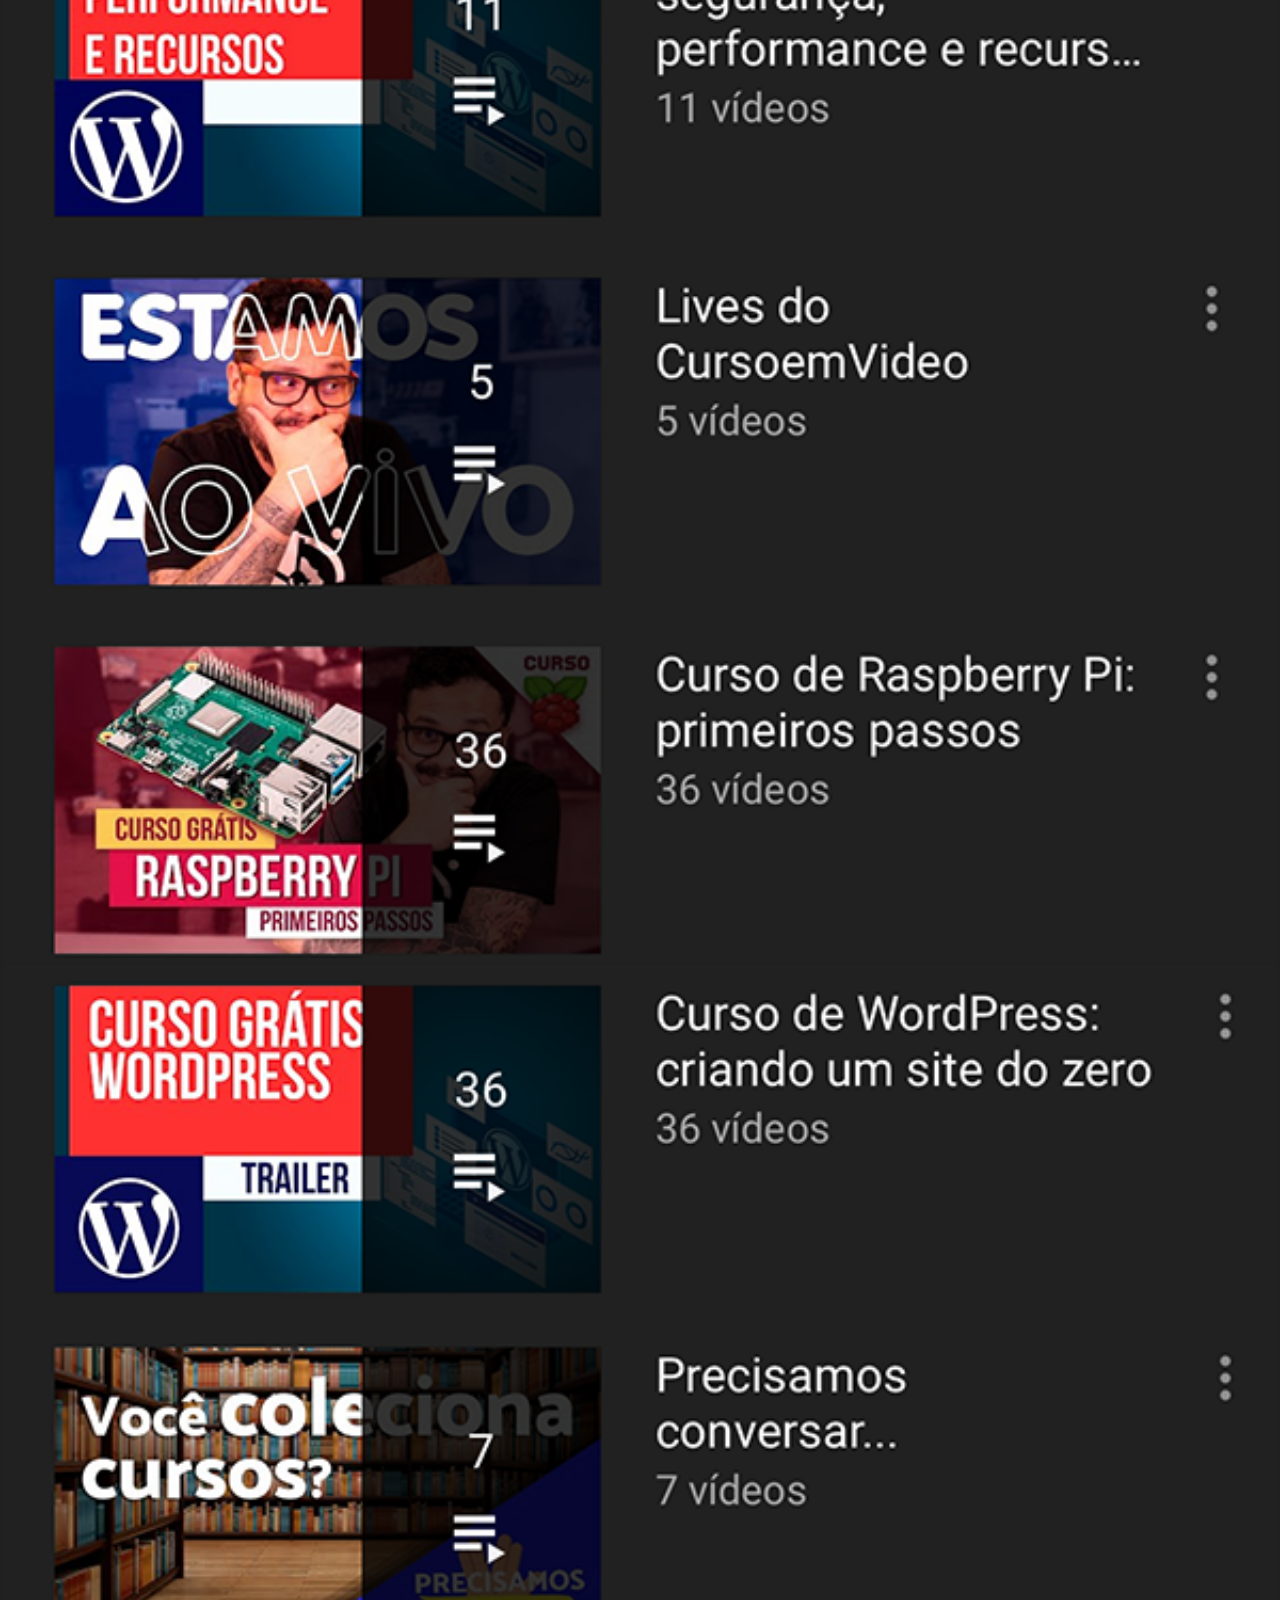
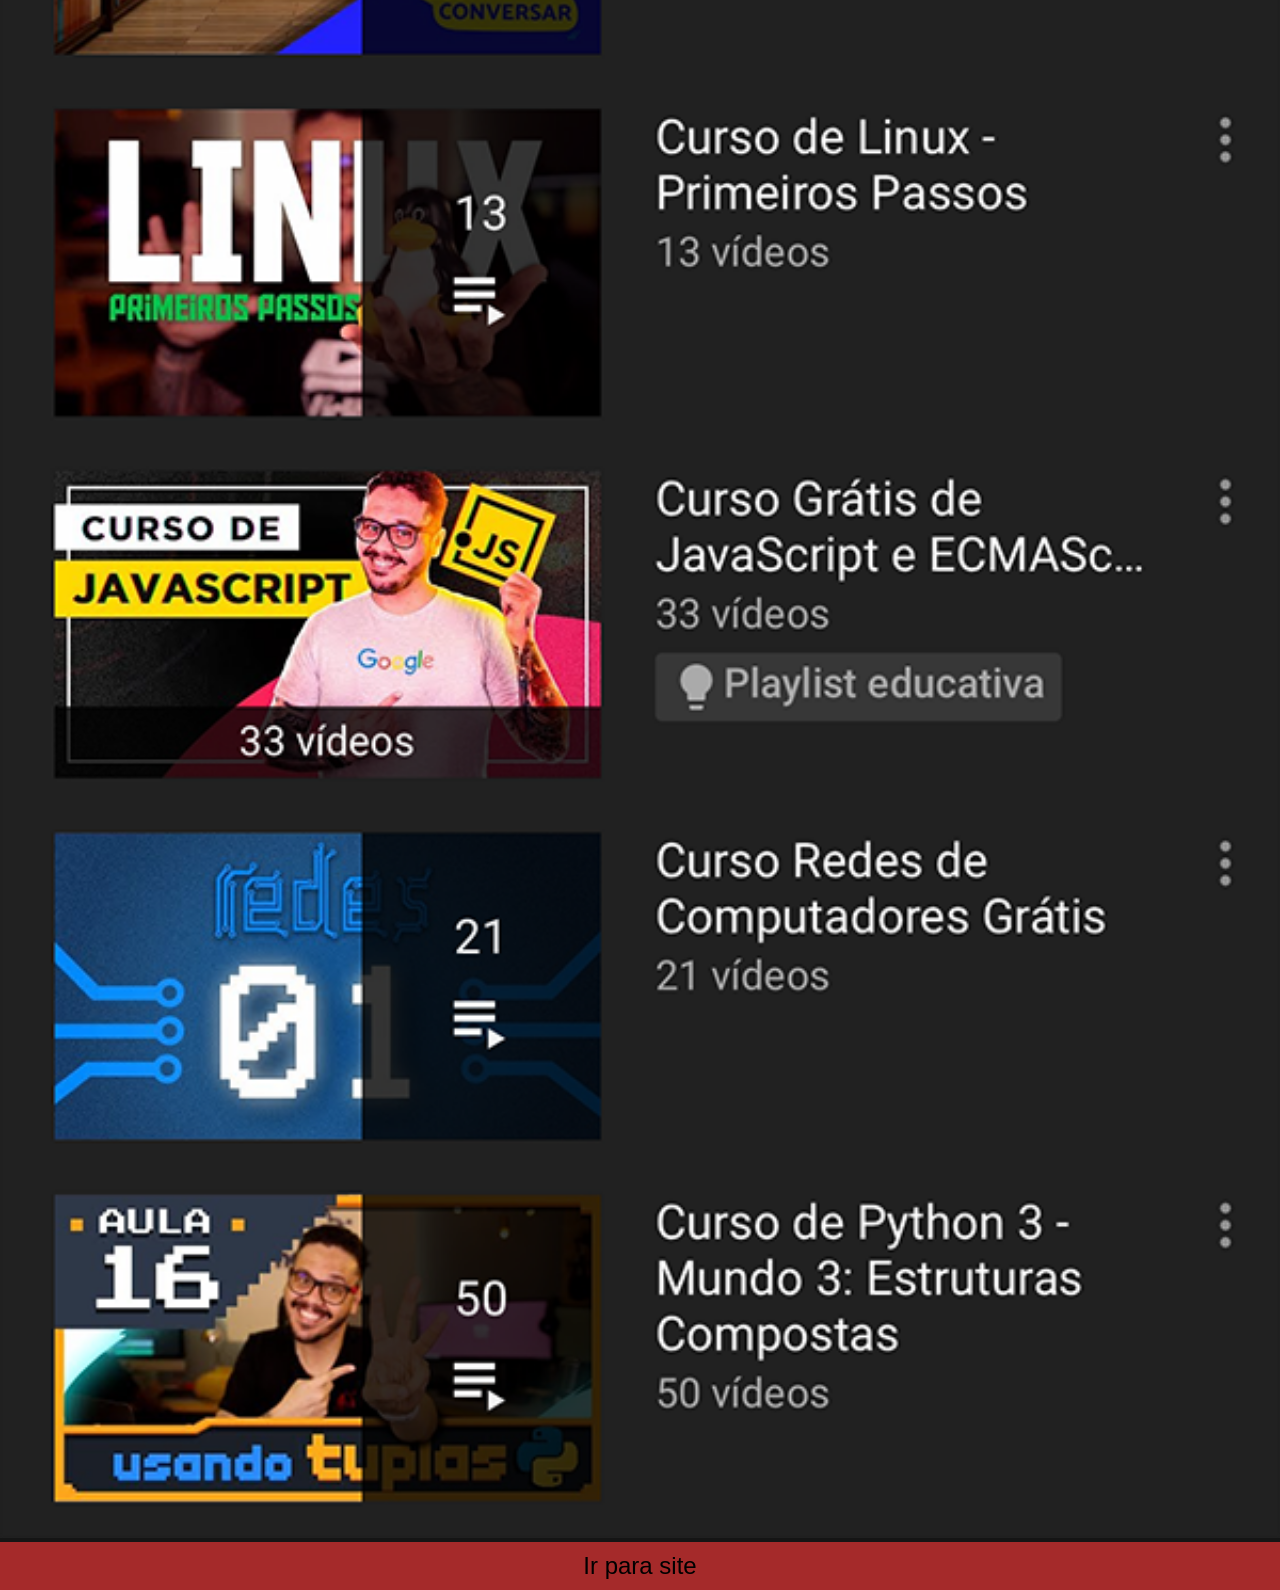
<file: projetos/desafio 13/youtube.html>
<!DOCTYPE html>
<html lang="pt-br">
<head>
    <meta charset="UTF-8">
    <meta name="viewport" content="width=device-width, initial-scale=1.0">
    <title>youtube</title>
    <link rel="shortcut icon" href="favicon.ico" type="image/x-icon">
    <link rel="stylesheet" href="estilos/social.css">
</head>
<body>
    <img src="imagens/tela-youtube.png" alt="tela youtube">
    <a href="https://youtube.com/cursoemvideo" target="_blank">
        Ir para site
    </a>
</body>
</html>
</file>
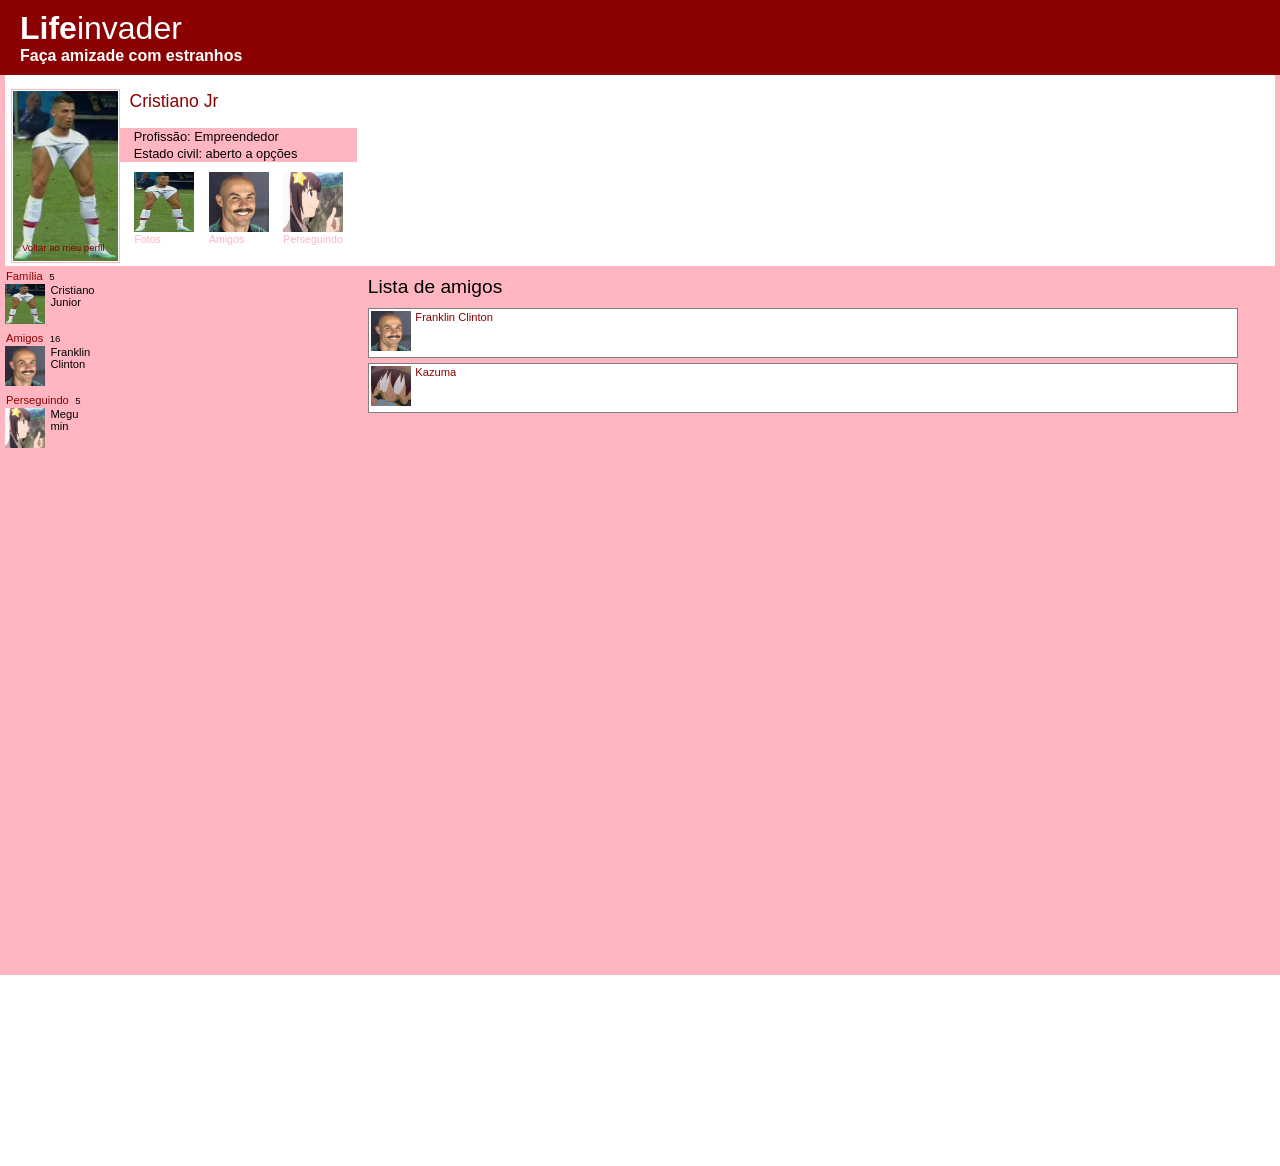
<file: Protótipos/Lifeinvader/amigos-cr7.html>
<!DOCTYPE html>
<html lang="pt-br">
<head>
    <meta charset="UTF-8">
    <meta name="viewport" content="width=device-width, initial-scale=1.0">
    <title>amigos</title>
    <link rel="stylesheet" href="amigos.css">
</head>
<body>
    <header>
        <h1><span id="life">Life</span>invader</h1>
        <p>Faça amizade com estranhos</p>
    </header>
    <main>
        <section id="perfil">
            <div id="foto-perfil">
                <img src="imagens/cr7b.jpg" alt="foto de perfil">
            </div>
            <a href="index.html" id="index">Voltar ao meu perfil</a>
            <div id="dados">
                <p id="nome-perfil">Cristiano Jr</p>    
                <br>        
                <span id="info">
                    <p>Profissão: Empreendedor </p>
                    <p>Estado civil: aberto a opções</p>
                </span>    
                <div id="social">
                    <div class="social">
                        <a href="#">
                            <img src="imagens/cr7b.jpg" alt="fotos de (usuario)">
                        </a>
                        <a href="#" style="">
                            <p>
                                Fotos
                            </p>
                        </a>
                    </div>
                    <div class="social">
                        <a href="amigos-cr7.html">
                            <img src="imagens/cr7.jpg" alt="amigos">
                        <a href="amigos-cr7.html">
                            <p>
                                Amigos
                            </p>
                        </a>
                    </div>
                    <div class="social">
                        <a href="perseguidores.html" alt="user">
                            <img src="imagens/megu.png" alt="perseguindo">
                        <a href="perseguindores.html">
                            <p>
                                Perseguindo
                            </p>
                        </a>
                    </div>
                </div>           
            </div>
        </section>
        <section id="ciclo-social">
            <div class="ciclo-social">
                <a href="#"> 
                    <p>
                        Família 
                    </p>
                </a>
                <p>5</p>
                <br>
                <a href="#">
                    <img src="imagens/cr7b.jpg" alt="">
                    <p style="vertical-align: top; color: black;">Cristiano <br> Junior</p>
                </a>
            </div>
            <div class="ciclo-social">
                <a href="#">
                    <p>Amigos</p>
                </a>
                <p>16</p>
                <br>
                <a href="#">
                    <img src="imagens/cr7.jpg" alt="">
                    <p style="vertical-align: top; color: black"> Franklin <br> Clinton</p>
                </a>
            </div>
            <div class="ciclo-social">
                <a href="#">
                    <p>Perseguindo</p>
                </a>
                <p>5</p>
                <br>
                <a href="#">
                    <img src="imagens/megu.png" alt="">
                    <p style="vertical-align: top; color: black">Megu <br> min</p>
                </a>
            </div>
        </section>
        <section id="flist">
            <h2>Lista de amigos</h2>
            <a href="index.html">
                <img src="imagens/cr7.jpg" alt="prof">                                        
                <p> Franklin Clinton</p>  
               
            </a>
            <a href="#">
                <img src="imagens/kazuma.jpg" alt="">
                <p>Kazuma</p>
            </a>
        </section>
</body>
</html>
</file>
<file: projetos/desafio 13/estilos/style.css>
@charset "UTF-8";

* {
    margin: 0;
    padding: 0;
}
body, html {
    height: 100vh;
    width: 100vw;
}
body {
    background: black url('../imagens/fundo-madeira.jpg') center top no-repeat fixed;
    background-size: cover;
}
main {
    height: 100vh;
    width: 100vw;
    position: absolute;
}
section#social {
    width: 10vw;
    max-width: 50px;
    position: absolute;
    right: 3vw;
    top: 10%;
}
section#social > a > img {
    width: 10vw;
    max-width: 50px;
    border-radius: 50%;
    margin-bottom: 10px;
    box-sizing: border-box;
    box-shadow: 2px 2px 5px rgba(0, 0, 0, 0.800);
}
section#social > a > img:hover {
    border: 2px solid whitesmoke;
    box-sizing: border-box;
    transform: translate(-5px, -5px);
    box-shadow: 7px 7px 10px rgba(0, 0, 0, 0.700);
    transition: width 0.5s, border 0.3s, transform 0.3s;
}
    section#social > a > img:active {
        border: 5px dashed rgb(200, 222, 241);
    }
section#iphone img {
    height: 95vh;
    position: absolute;
    top: 50%;
    left: 50%;
    transform: translate(-50%, -50%);
}
section#iphone iframe {
    position: absolute;
    border: 2px solid rgba(0, 0, 0, 0.229);
    top: 50.3%;
    left: 50%;
    transform: translate(-50%, -50%);
    width: 40.7vh;
    height: 71.5vh;
}
</file>
<file: projetos/Login/estilos/style.css>
@charset "UTF-8";

* {
    margin: 0;
    padding: 0;
    text-decoration: none;
    font-family: -apple-system, BlinkMacSystemFont, 'Segoe UI', Roboto, Oxygen, Ubuntu, Cantarell, 'Open Sans', 'Helvetica Neue', sans-serif;
}
:root {
    --verde: #49a09d;
    --lilas: #5f2c82;
}
.material-symbols-outlined {
  font-variation-settings:
  'FILL' 0,
  'wght' 400,
  'GRAD' 0,
  'opsz' 24;
}

body, html{
    position: relative;
    width: 100vw;
    height: 100vh;
    background-image: linear-gradient(to bottom, var(--lilas), var(--verde));
    background-repeat:no-repeat;
    background-size: cover;
}
section#login {
    background-color: white;
    width: 250px;
    
    position: absolute;
    top: 50%;
    left: 50%;
    
    border-radius: 20px;
    overflow: hidden;
    
    box-shadow: 0px 0px 10px #00000050;

    transform: translate(-50%, -50%);
    transition: width 1s, height 1s;
    transition-timing-function: ease;
}
div#img {
    background-image: url('../imagens/p1.jpg');
    background-position: center bottom;
    background-size: cover;
    background-repeat: no-repeat;
    height: 200px;    
}
div#form {
    background-color: white;
    padding: 8px;
}
h1 {
    Text-align: center;
    font-size: 2em;
}
div#form > p {
    margin: 10px 0;
}
div.form {
    background-color: var(--lilas);
    margin: 5px 0;
    height: 40px;
    border-radius: 5px;
    border: 2px solid var(--lilas);
}
div.form input {
    display: inline-block;
    height: 100%;
    background-color:  #cbe2e1;
    border: none;
    width: calc(100% - 28.4px);
    border-radius: 5px;
    transform: translateY(-8px)
}
span {
    color: white;
    font-size: 2em;
    padding-top: 10px;
}
div.form input:focus-within {
    outline: none;
    background-color: white;
}
form > input[type=submit] {
    display: block;
    width: 100%;
    margin: 5px 0;
    height: 40px ;
    border: none;
    background-color:  #54bcb8;
    color: white;
    font-size: 1em;
    border-radius: 5px;
    cursor: pointer;
}
form > input[type=submit]:hover {
    background-color: var(--verde);
}

form a.ems {
    display: block;
    border: 1px solid var(--verde);
    border-radius: 5px;
    height: 35px;
    margin-top: 5px;
    padding-top: 5px;
    text-align: center;
    text-decoration: none;
    color: #2d6462;
}
a.ems:hover {
    background-color: #54bcb8;
    cursor: pointer;
}
</file>
<file: projetos/Login/estilos/mquery.css>
@charset "UTF-8";

@media screen and (min-width: 768px) {
    section#login {
        width: 80vw;
        height: 300px;
    }
    div#img {
        display: inline-block;
        width: 30%;
        height: 100%;
        float: left;
    }
    div#form {
        display: inline-block;
        width: calc(70% - 20px);
        height: calc(100% - 20px);
        padding: 10px;
    }
    div#form > h1 {
        margin: -5px;
    }
    div#form > p {
        margin: 10px 0;
    }
    div.form {
        
        height: 40px;
    }
    div.form span {
        padding-top: 5px;
    }
    div.form input {
        transform: translateY(-3.5px);
    }
    
}
@media screen and (min-width: 992px) {
    section#login {
        max-width: 950px;
    }
    div#img {
        width: 50%;
        background-position: center bottom;
        float: right;
    }
    div#form {
        width: calc(50% - 20px);
    }
}
</file>
<file: Protótipos/Lifeinvader/style.css>
@charset "UTF-8";

* {
    margin: 0;
    Padding: 0;
    font-family: Arial, Helvetica, sans-serif;
}
a {
    text-decoration: none;
}
header {
    background-color: darkred;
    padding: 10px 20px;
    Color: white;
}
header h1 {
    font-weight: 200;
}
header span#life {
    font-weight: bold;
}
header p {
    font-weight: bold;
}
main {
    background-color: lightpink;
    padding: 0 5px;
}
section#perfil {
    background-color: white;
    border: 1px solid #00000055;
    padding-bottom: 10px;
    display: inline-block;
}
section#perfil div#foto-perfil{
    display: inline-block;
    
    text-align: center;
}
div#foto-perfil img {
    Width: 105px;
    height: 100%;
    border: 1px solid white;
    outline: 1px solid lightpink;
    margin-top: 15px;
     
}
section#perfil div#dados {
    display: inline-block;
    vertical-align: top;
}
section#perfil div#dados > p#nome-perfil{
    display: inline-block;
    margin: 16px 0;
    font-size: 1.1em;
    Color: darkred;
    font-weight: 400;
}
span#info {
    display: inline-block;
    background-color: lightpink;
    margin: 0 -10px;
    padding-left: 14.3px;
    padding-right: 60px
}
span#info p {
    font-size: 0.8em;
    
    margin: 3px;
}
div#social div.social{
    margin: 8px 0;
    display: inline-block;
    width: 60px;
    
}
div#social div.social img{
    width: 60px;
    height: 60px;
    margin-bottom: -3px;
}
div.social img:hover {
    Outline: 1px solid darkred;    
    box-sizing: border-box;
}
div#social div.social a {
    color: darkred;
    font-size: 0.661em;    
}

section#pub {
    display: inline-block;
    margin: 15px;
    width: 400px;
    
}
div.pub p {
    color: darkred;
    background-color: #bf7f9681;
    font-size: 0.7em;
    margin: 10px 0;
    padding: 10px 5px;
}
div.pub img {
    width: 100%;
    height: 100px;
}


section#ciclo-social {
    width: 28vw;
    height: 100vh;
    display: inline-block;
}
div.ciclo-social a{
    color: darkred;
    text-decoration: none;
    display:inline-block;
}
div.ciclo-social p{
    display: inline-block; 
    margin: 0 1px;
    font-size: 0.6em;
}
div.ciclo-social a > p{
    display: inline-block; 
    font-size: 0.7em;
    color: darkred;
}
div.ciclo-social img {
    width: 40px;
    height: 40px;
}
div.ciclo-social hr {
    width: 90%;
    border: 0.1px solid rgba(0, 0, 0, 0.1);
}
section#msg {
    display: inline-block ;
    width: 68vw;
    vertical-align: top;
}
section#msg h2 {
    font-weight: 400;
    font-size: 1.2em;
    margin: 10px 0;
}
div.msg {
    background-color: white;
    padding: 2px;
    border: 0.5px solid #00000050;
    margin-bottom: 10px;
}
div.cmt-id {
    position: relative;
}
div.msg img {
    width: 40px;
    height: 40px;
    position: relative;
}
div.msg a {
    display: inline-block;
    vertical-align: top;
    font-size: 0.8em;
    
    color: darkred;
}
div.msg a > p {
    display: inline-block;
    vertical-align: top;
    margin-top: 3px
}
div.msg p.act {
    display: inline;
    color: #00000060;
    font-size: 0.7em;
    position: absolute;
    bottom: 8px;
    left: 45px
}
div.msg p.cmt {
    font-size: 0.8em;
}
</file>
<file: Protótipos/Lifeinvader/mquery.css>
@charset "UTF-8";

@media screen and (min-width: 100px) {
    header {
        padding: 10px 350px; 
    }
    section#perfil {
        margin-left: 350px;
        width: 600px;
        
    }
    div#foto-perfil {
        height: 100%;
        width: 150px;
        padding: 0 25px;
        
    }
    div#foto-perfil img {
        width: 130px;
    }
    div#dados {
        font-size: 1.4em;
    }
    span#info {
        margin-left: -39.5px;
        padding: 3px 37px;
        padding-right: 234px;
        font-size: 0.69em;
    }
    div#social div.social {
        margin-right: 30px;
        
    }
    div#social div.social a {
        font-size: 0.55em;
        font-weight: 500;
    }
    div#social div.social img {
        width: 70px;
    }
    section#ciclo-social {
        margin-left: 350px;
        width: 204px;
    }
    section#msg {
        width: 392.5px;
    }
    
}
</file>
<file: exercicios/Media Query/02/all.css>
@charset "UTF-8";

* {
    margin: 0;
}
Html{
    height: 100vh;
}
Body {
    background: white url('../imagens/back-phone.jpg') center center no-repeat;
    background-size: cover;
}
img {
    display: none;
    margin: auto;
}
main {
    background-color: #FFFFFF50;
    width: 300px;
    text-align: center;
    border-radius: 10px;
    position: absolute;
    top: 50%;
    left: 50%;
    transform: translate(-50%, -50%);
}
main h1 {
    text-shadow: 1px 1px 1px #000000a0;
    color: white;
}
img#phone {
    display: block;
    margin: auto;
}
</file>
<file: exercicios/Media Query/02/mq.css>
@charset "UTF-8";

/* Typical device breakpoints 
    
    Pequenas telas até 600px
    Celular de 600 a 768
    Tablet de 768 até 992
    Desktop se 992 à 1200
    Grandes telas 1200 acima
 */
@media screen and (min-width: 768px) and (max-width: 992px) {
    body {
        background-image: url('../imagens/back-tablet.jpg');
    }
    img#phone {
        display: none;
    }
    img#tab {
        display: inline-block;
    }
}

@media screen and (min-width: 993px) and (max-width: 1200px) {
    body {
        background-image: url('../imagens/back-pc.jpg');
    }
    img#phone {
        display: none;
    }
    img#pc {
        display: block;
    } 
}

@media screen and (min-width: 1201px) {
    body {
        background-image: url('../imagens/back-tv.jpg');
    }
    img#phone {
        display: none;
    }
    img#tv {
        display: inline-block;
    }
}
</file>
<file: exercicios/Media Query/02/print.css>
@charset "UTF-8";

body {
    background-image: url('../imagens/back-print.jpg');
}
Main {
    width: 90vw;
    Background-color: white;
    margin: 0 5vw;
    border: 2px solid #000000;
    top: 0px;
    left: 0px;
    transform: translate(0, 0);
}
Main h1 {
    font-family: 'Courier New', monospace;
  color: black;
  text-shadow: none;
}
main::after {
content: "essa impressao foi feita atraves do site www.cursoemvideo.com"
}
</file>
<file: projetos/Android/Android.css>
@charset "UTF-8";

@import url('https://fonts.googleapis.com/css2?family=Bebas+Neue&family=Jacquard+12+Charted&family=Jacquarda+Bastarda+9+Charted&family=Sedan:ital@0;1&display=swap');
@font-face {
    font-family: android;
    src: url('fontes/idroid.otf') format('opentype');
}
* {
    margin: 0;
    padding: 0;
}
:root {
    --cor0: #ebe5c5;
    --cor1: #83e1ad;
    --cor2: #3ddc84;
    --cor3: #2fa866;
    --cor4: #1a5c37;
    --cor5: #063d1e;
    
    --bebas: 'bebas neue', sans-serif;
}
body {
    background-color: #84E0AD;
}
header {
    background-image: linear-gradient(to bottom, var(--cor3), var(--cor5));
    text-align: center;
    padding-top: 40px;
}    
header > h1 {
    font: 3em var(--bebas);
    color: white;
    Text-shadow: 2px 2px 0px #0000005a;
    margin-bottom: 20px;
}
header > p {
    font: lighter 1.2em Arial, Helvetica, sans-serif;
    color: white;
    padding: 10px;
    text-shadow: 2px 2px 0 #0000005a;
}
nav {
    background-color: var(--cor5);
    padding: 10px;
    box-shadow: 0 5px 7px #00000065;
}
nav > a {
    font-family: Arial, Helvetica, sans-serif;
    color: white;
    text-decoration: none;
    font-weight: bold;
    padding: 10px;
    transition-duration: 0.5s;
    border-radius: 3px;
    font-size: 1em;
}
nav > a:hover {
    background-color: var(--cor3);
    color: var(--cor5);
}
main {
    background-color: white;
    padding: 20px;
    max-width: 800px;
    min-width: 300px;
    border-bottom-left-radius: 10px;
    border-bottom-right-radius: 10px;
    margin: auto;
    margin-bottom: 30px;
    box-shadow: 0px 0px 10px rgb(0, 0, 0, 41);
}
article > h1 {
    font-family: 'Android', cursive;
    color: var(--cor5);
    font-size: 1.5em;
}
article > p {
    text-indent: 30px;
    font: 400 16px Arial, Helvetica, sans-serif;
    text-align: justify;
    padding: 15px 0px;
    line-height: 2em;
    font-size: 1em;
} 
strong {
    color: var(--cor4);
}
.link {
    color: #14492B;
    text-decoration: none;
    font-weight: bold;
}
.link:hover {
    text-decoration: underline;
}
h2 {
    font: 1.3em android, cursive;
    color: var(--cor4);
    background-image: linear-gradient(to right, var(--cor1), transparent);
    text-indent: 8pcx;
}
p.external > a::after {
    content: '🔗';
}
main img {
    width: 100%;
}
img#pq {
    max-width: 350px;
    display: block;
    margin: auto;
}
div.video {
    background: var(--cor5);
    margin: 0px -20px;
    padding: 20px;
    padding-bottom: 57%;
    position: relative;
}
div.video > iframe {
    position: absolute;
    top: 5%;
    left: 5%;
    width: 90%;
    height: 90%;
}
aside {
    margin-top: 20px;
    background-color: var(--cor1);
    border-radius: 10px; 
    padding: 10px;
    box-shadow: 2px 2px 8px #00000060;
}
aside > h3 {
    color: white;
    padding: 10px;
    background: var(--cor4);
    border-radius: 10px 10px 0 0;
    margin: -10px -10px 0px -10px;
}
aside > p {
    color: black;
    text-indent: 20px;
    padding: 5px;
    text-align: justify;
}
ul {
    list-style-position: inside;
    columns: 2;
    list-style-type: '\2714\00A0\00a0';
    margin-left: 15%;
    padding: 5px;
}
abbr {
    text-decoration: none;
}
footer {
   background-color: var(--cor5);
   color: white;
   text-align: center;
   font-size: 0.8em;
   padding: 5px;
}
footer > p > a {
    text-decoration: none;
    color: white;
    font-weight: bolder;
}
footer > p > a:hover {
    text-decoration: underline;
    background: var(--cor1);
}
</file>
<file: projetos/desafio 13/estilos/social.css>
@charset "UTF-8";

*{
    margin: 0;
}
body {
    background-color: rgb(21, 21, 21);
}
body::-webkit-scrollbar {
    width: 0;
}
img {
    width: 100%;
    height: 100%;
}
a {
    display: block;
    background-color: brown;
    text-align: center;
    font: 500 1.5em Impact, Haettenschweiler, 'Arial Narrow Bold', sans-serif;
    padding: 10px;
    text-decoration: none;
    color: black;
}
</file>
<file: Protótipos/Lifeinvader/amigos.css>
@charset "UTF-8";

* {
    margin: 0;
    Padding: 0;
    font-family: Arial, Helvetica, sans-serif;
}
a {
    text-decoration: none;
}
header {
    background-color: darkred;
    padding: 10px 20px;
    Color: white;
}
header h1 {
    font-weight: 200;
}
header span#life {
    font-weight: bold;
}
header p {
    font-weight: bold;
}
main {
    background-color: lightpink;
    padding: 0 5px;
    height: 100vh ;
}
section#perfil {
    background-color: white;
    position: relative;
}
section#perfil div#foto-perfil{
    display: inline-block;
    height: 125px;
    width: 120px;
    text-align: center;
}
div#foto-perfil img {
    Width: 105px;
    border: 1px solid white;
    outline: 1px solid lightpink;
    margin-top: 15px;
}
a#index {
    position: absolute;
    left: 17px;
    font-size:0.6em;
    bottom: 13px;
    color: darkred;
}

section#perfil div#dados {
    display: inline-block;
    vertical-align: top;
}
section#perfil div#dados > p#nome-perfil{
    display: inline-block;
    margin: 16px 0;
    font-size: 1.1em;
    Color: darkred;
    font-weight: 400;
}
span#info {
    display: inline-block;
    background-color: lightpink;
    margin: 0 -10px;
    padding-left: 14.3px;
    padding-right: 60px
}
span#info p {
    font-size: 0.8em;
    padding: 1px 0;
}
div#social div.social{
    margin: 10px 5px;
    display: inline-block;
    width: 60px;
}
div#social div.social img{
    width: 60px;
    height: 60px;
    margin-bottom: -3px;
}
div.social img:active {
}
div.social img:hover {
    Outline: 1px solid darkred;    
    box-sizing: border-box;
}
div#social div.social a {
    color: lightpink;
    font-size: 0.661em;    
}
section#ciclo-social {
    width: 28vw;
    height: 100vh;
    display: inline-block;
}
div.ciclo-social a{
    color: darkred;
    text-decoration: none;
    display:inline-block;
}
div.ciclo-social p{
    display: inline-block; 
    margin: 0 1px;
    font-size: 0.6em;
}
div.ciclo-social a > p{
    display: inline-block; 
    font-size: 0.7em;
    color: darkred;
}
div.ciclo-social img {
    width: 40px;
    height: 40px;
}
section#flist {
    display: inline-block;
    width: 68vw;
    vertical-align: top;
}
#flist h2 {
    margin: 10px 0;
    font-size: 1.2em;
    font-weight: 400;
}
#flist a {
    display: block;
    background-color: white;
    border: 0.5px solid #00000080;
    padding: 2px;
    margin-bottom: 5px;
}
#flist > a:hover {
    outline: 1px solid darkred;
    cursor: pointer;
}
#flist > a > img {
  width: 40px;
  height: 40px;
}
#flist > a > p {
    display: inline;
    vertical-align: top;
    font-size: 0.7em;
    color: darkred;
}
</file>
